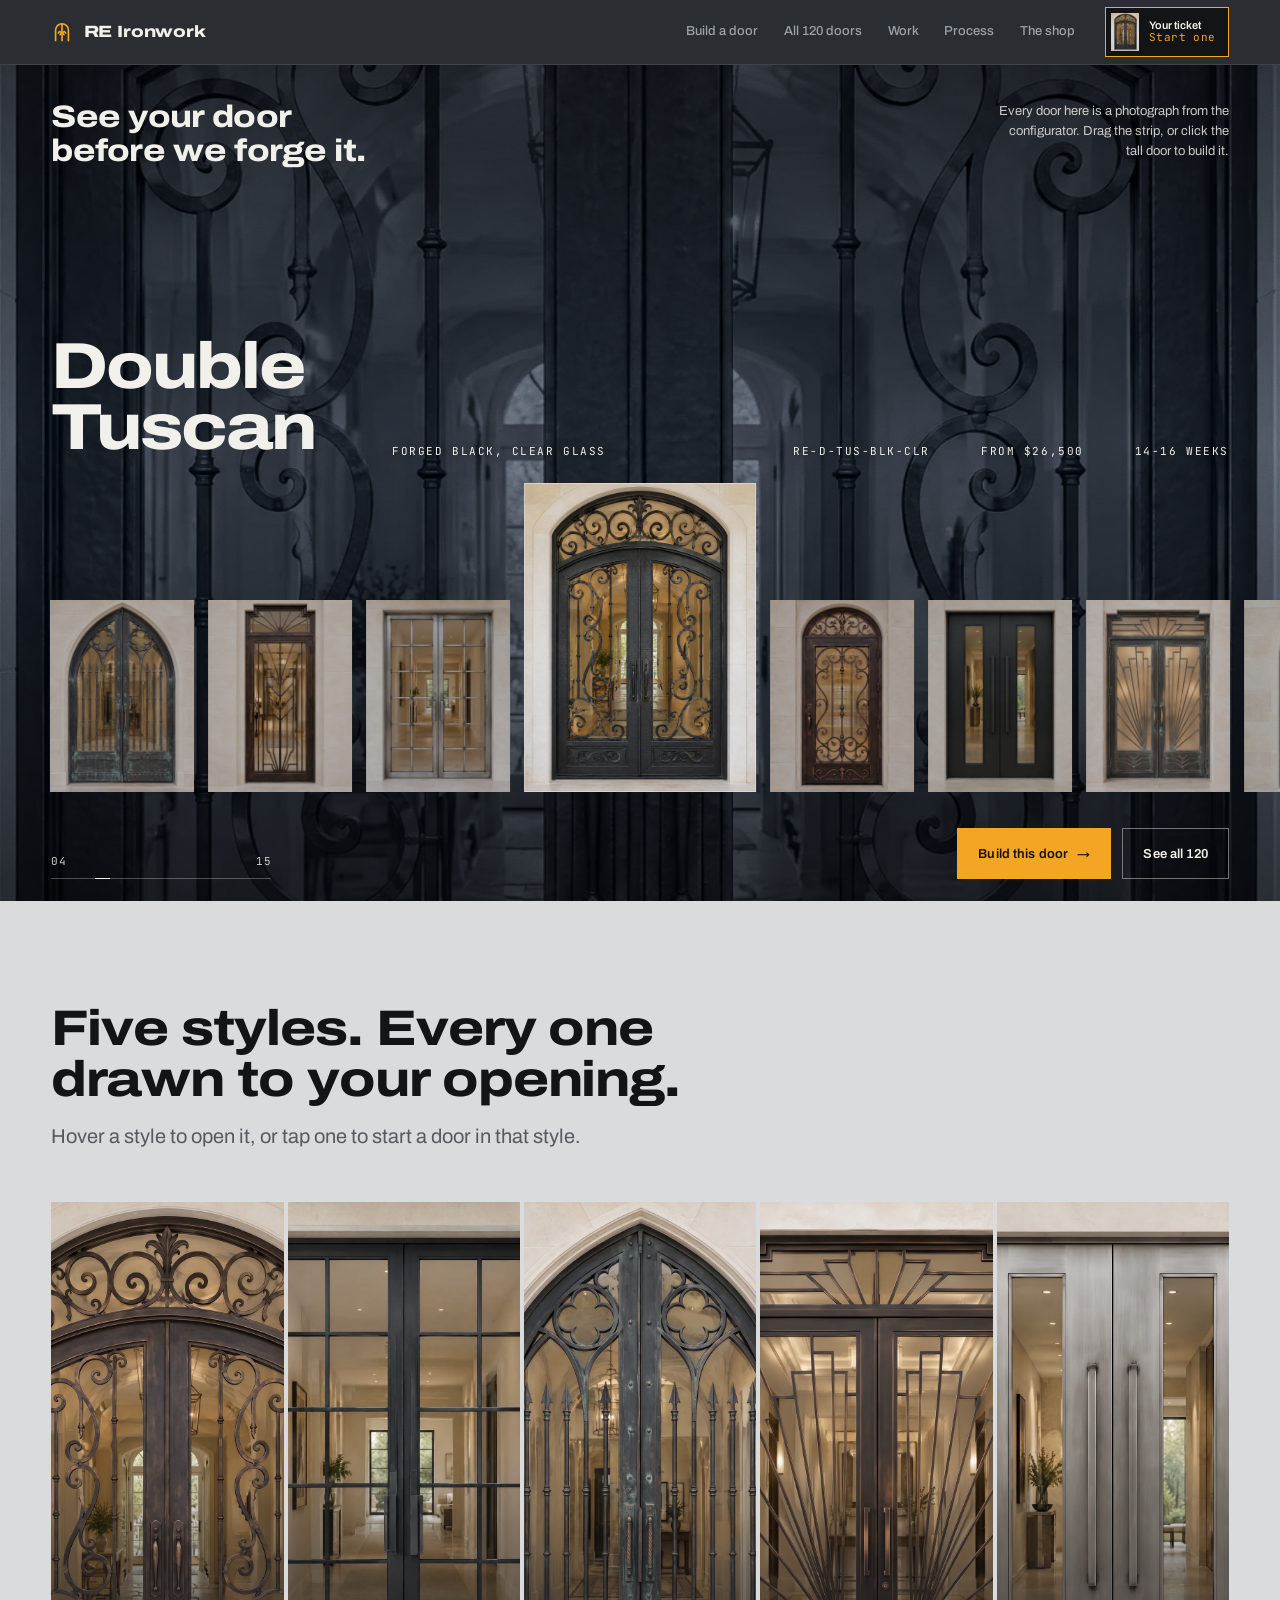
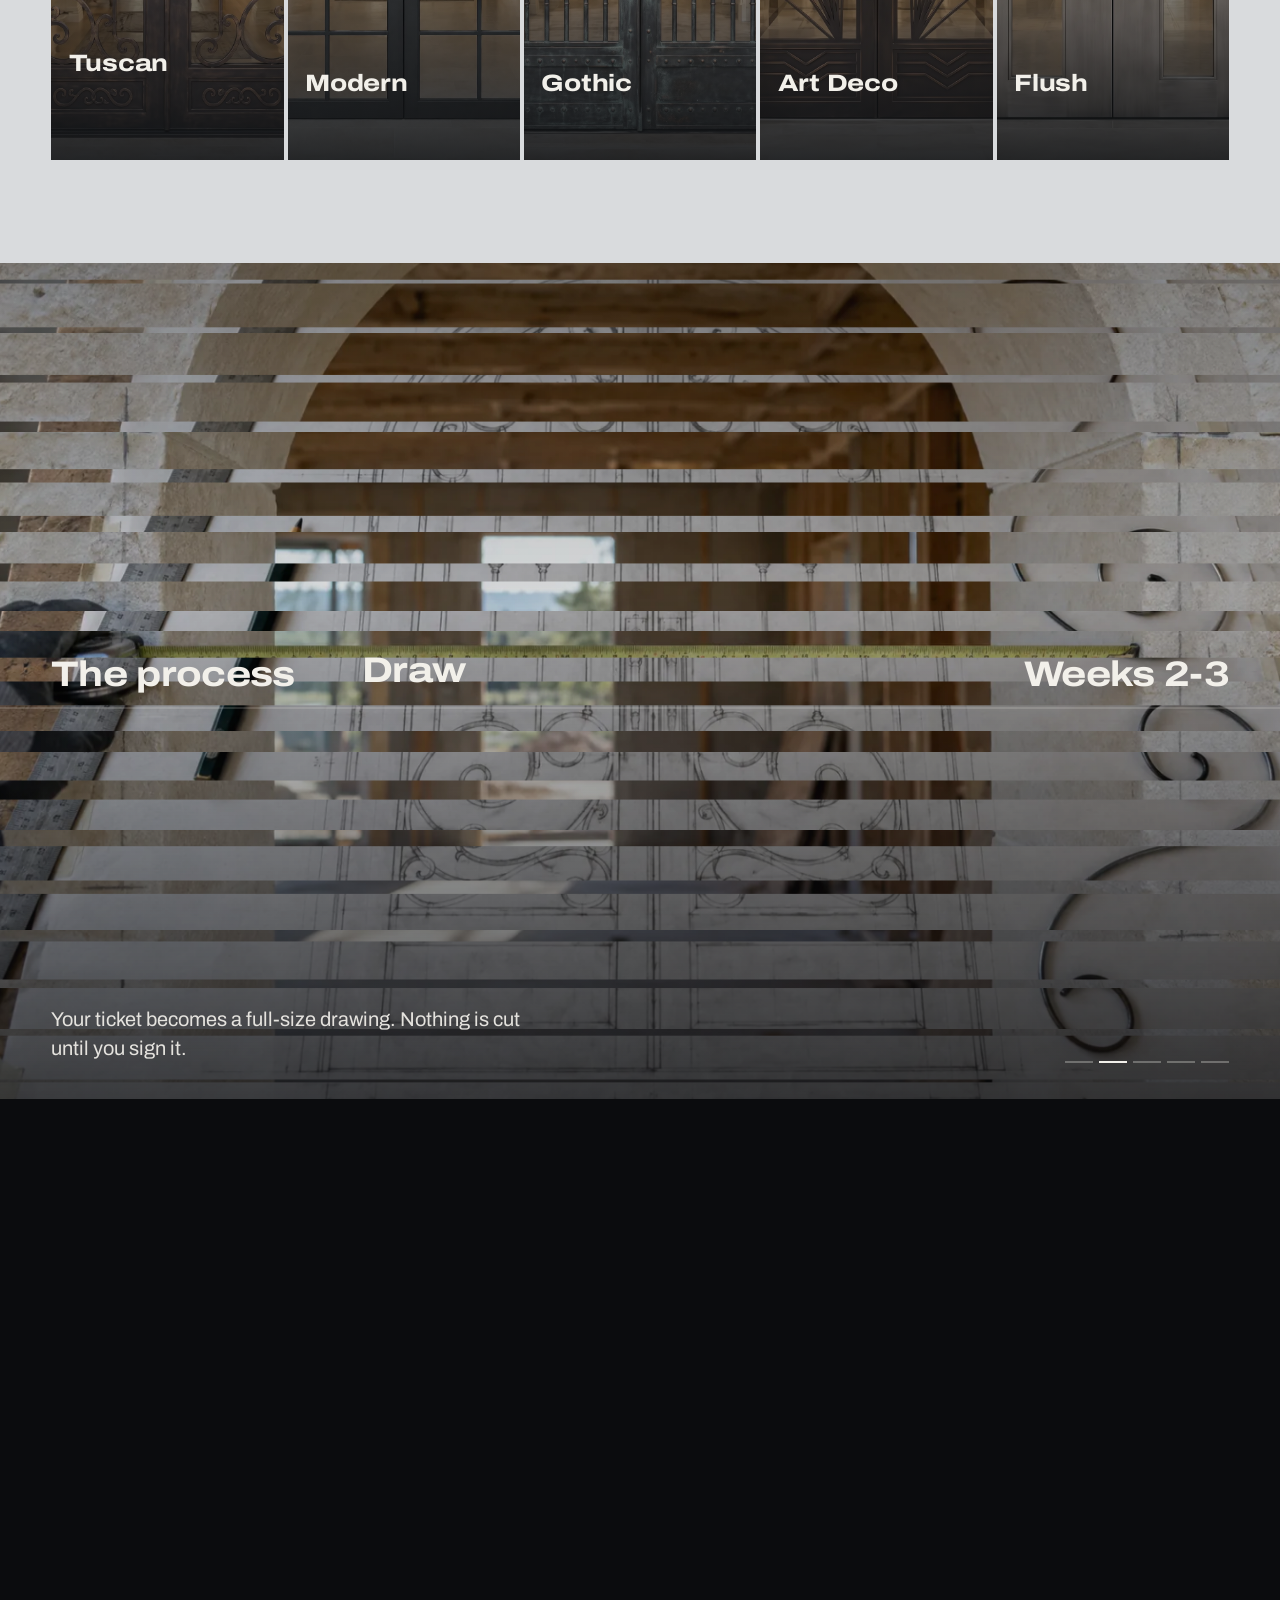
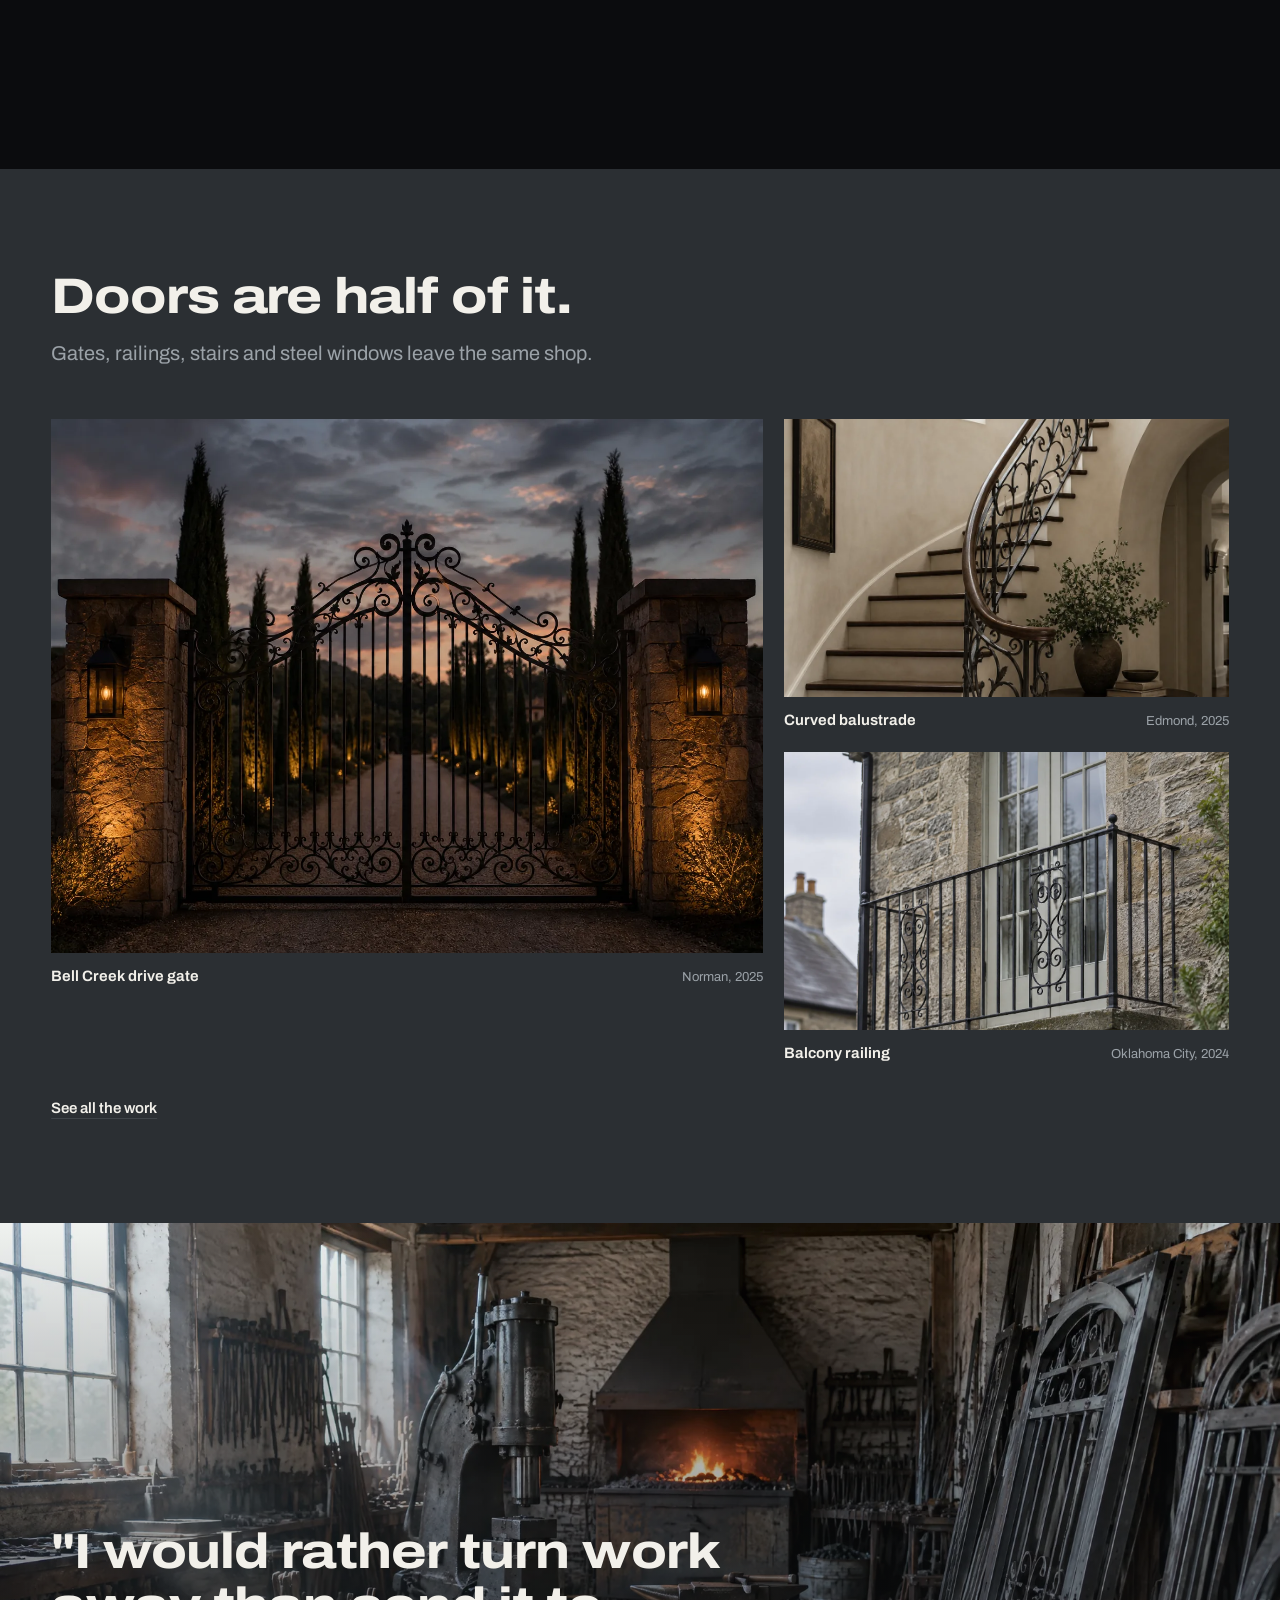
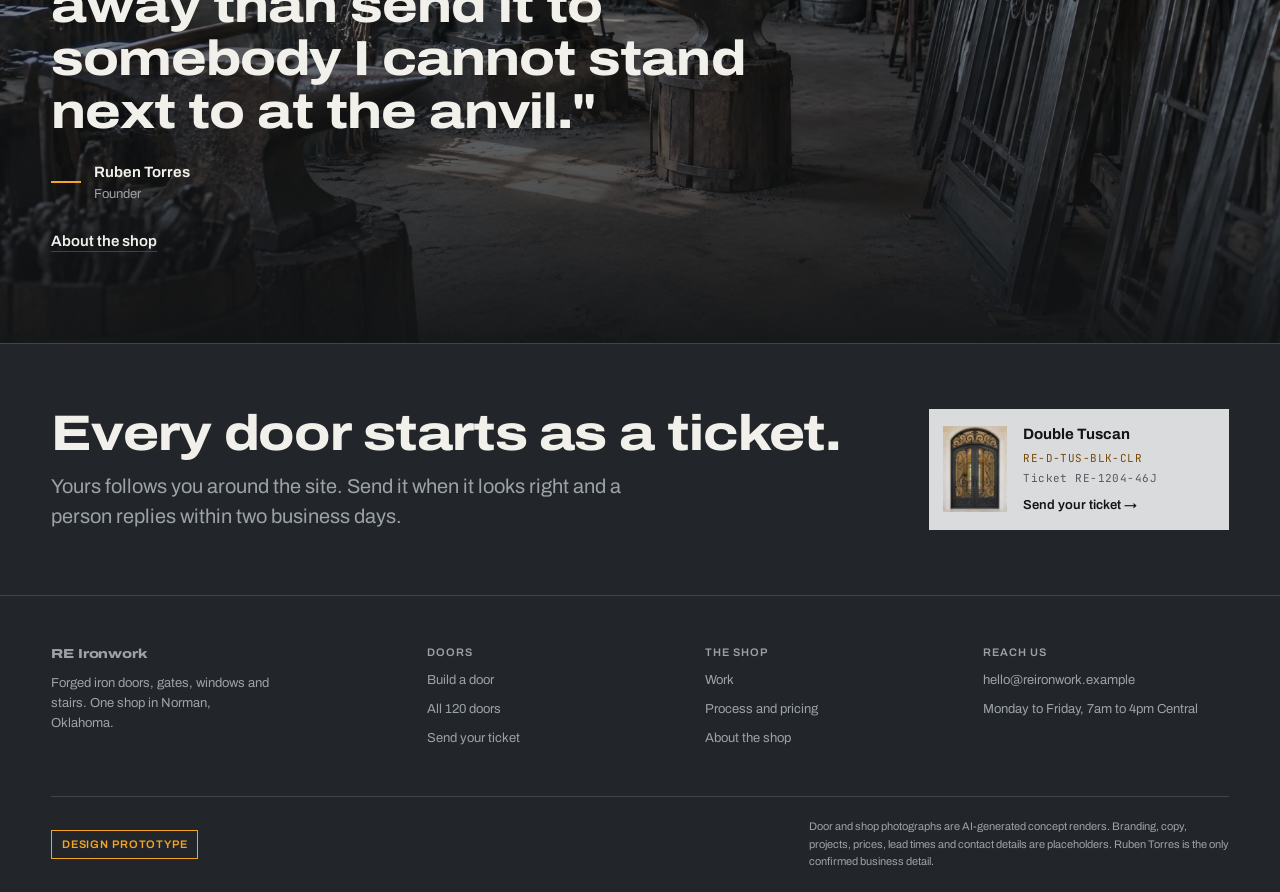
<file: index.html>
<!DOCTYPE html>
<html lang="en">
<head>
<meta charset="utf-8">
<script>document.documentElement.classList.add("js")</script>
<meta name="viewport" content="width=device-width, initial-scale=1, viewport-fit=cover">
<meta name="robots" content="noindex, nofollow">
<title>RE Ironwork, forged iron doors you can see before they are made</title>
<meta name="description" content="Pick a style, finish and glass and see a photograph of that exact door. Then we draw it full size and forge it in Norman, Oklahoma.">
<meta name="theme-color" content="#2B2F33">
<link rel="icon" href="data:image/svg+xml,%3Csvg xmlns='http://www.w3.org/2000/svg' viewBox='0 0 32 32'%3E%3Crect width='32' height='32' fill='%232B2F33'/%3E%3Cpath d='M9 27V13a7 7 0 0 1 14 0v14' fill='none' stroke='%23F5A524' stroke-width='2.4'/%3E%3Cpath d='M16 6v21' stroke='%23F5A524' stroke-width='2'/%3E%3C/svg%3E">
<link rel="preconnect" href="https://fonts.googleapis.com">
<link rel="preconnect" href="https://fonts.gstatic.com" crossorigin>
<link href="https://fonts.googleapis.com/css2?family=Archivo:wdth,wght@62..125,300..900&family=JetBrains+Mono:wght@400;500&display=swap" rel="stylesheet">
<link rel="stylesheet" href="assets/site.css">
</head>
<body data-page="home">
<a class="skip" href="#main">Skip to content</a>
<header class="nav">
  <div class="nav-in">
    <a class="brand" href="index.html" aria-label="RE Ironwork home">
      <svg viewBox="0 0 24 24" fill="none" stroke="#F5A524" stroke-width="1.8" aria-hidden="true"><path d="M5 22V10a7 7 0 0 1 14 0v12"/><path d="M12 3v19"/><path d="M8 14c0-2 1.6-3 2.6-2s0 3-1.4 3"/><path d="M16 14c0-2-1.6-3-2.6-2s0 3 1.4 3"/></svg>
      RE Ironwork
    </a>
    <nav class="nav-links" id="navLinks" aria-label="Primary">
      <a href="build.html">Build a door</a>
      <a href="doors.html">All 120 doors</a>
      <a href="work.html">Work</a>
      <a href="process.html">Process</a>
      <a href="shop.html">The shop</a>
    </nav>
    <a class="chip-ticket" href="quote.html" data-ticket-chip aria-label="Your job ticket">
      <img alt="" width="28" height="38" src="img/doors/double-tuscan-black-clear.thumb.webp">
      <span><span class="t1">Your ticket</span><span class="t2 data">Start one</span></span>
    </a>
    <button class="menu-btn" type="button" aria-controls="navLinks" aria-expanded="false"><span class="sr">Menu</span>
      <svg width="20" height="14" viewBox="0 0 20 14" stroke="currentColor" stroke-width="1.8" aria-hidden="true"><path d="M0 1h20M0 7h20M0 13h20"/></svg></button>
  </div>
</header>

<main id="main">
<section class="hc" id="hc" tabindex="0" role="group" aria-roledescription="carousel" aria-label="Doors from the configurator">
  <div id="hcBg"></div>
  <div class="hc-wash"></div>
  <div class="hc-grain" aria-hidden="true"></div>
  <div class="hc-intro">
    <h1>See your door before we forge it.</h1>
    <p>Every door here is a photograph from the configurator. Drag the strip, or click the tall door to build it.</p>
  </div>
  <div class="hc-head" id="hcHead" aria-live="polite">
    <h2 class="hc-title" id="hcTitle">Double Tuscan</h2>
    <p class="hc-credit data" id="hcCredit"></p>
    <div class="hc-meta" id="hcMeta"></div>
  </div>
  <div class="hc-strip" id="hcStrip"><div class="hc-track" id="hcTrack"></div></div>
  <div class="hc-foot">
    <div class="hc-rail data" aria-hidden="true"><div class="nums"><span id="hcNow">04</span><span id="hcTotal">15</span></div><div class="bar"><i id="hcBar"></i></div></div>
    <div class="row">
      <a class="btn btn-amber" id="hcBuild" href="build.html">Build this door <span class="ar" aria-hidden="true">&rarr;</span></a>
      <a class="btn" href="doors.html">See all 120</a>
    </div>
  </div>
</section>

<section class="sec on-plate">
  <div class="wrap">
    <div class="head" data-rv>
      <h2>Five styles. Every one drawn to your opening.</h2>
      <p class="lede">Hover a style to open it, or tap one to start a door in that style.</p>
    </div>
    <div class="styles" data-rv>
      <a class="sty" href="build.html?d=double-tuscan-black-clear"><img src="img/doors/double-tuscan-bronze-clear.webp" alt="" loading="lazy"><span class="tx"><h3>Tuscan</h3><p>Forged scrollwork over an arched transom. The most work at the anvil.</p></span></a>
      <a class="sty" href="build.html?d=double-modern-black-clear"><img src="img/doors/double-modern-black-clear.webp" alt="" loading="lazy"><span class="tx"><h3>Modern</h3><p>A flat bar grid with slim sightlines. Fastest to make.</p></span></a>
      <a class="sty" href="build.html?d=double-gothic-patina-clear"><img src="img/doors/double-gothic-patina-clear.webp" alt="" loading="lazy"><span class="tx"><h3>Gothic</h3><p>Pointed arch, spear pickets and a quatrefoil. Riveted straps.</p></span></a>
      <a class="sty" href="build.html?d=double-deco-bronze-clear"><img src="img/doors/double-deco-bronze-clear.webp" alt="" loading="lazy"><span class="tx"><h3>Art Deco</h3><p>Stepped transom and sunburst lines. Geometric, not fussy.</p></span></a>
      <a class="sty" href="build.html?d=double-flush-pewter-clear"><img src="img/doors/double-flush-pewter-clear.webp" alt="" loading="lazy"><span class="tx"><h3>Flush</h3><p>Plain steel leaves with one tall vision lite and a long pull.</p></span></a>
    </div>
  </div>
</section>

<section class="sg" id="sg" aria-label="How a door gets made">
  <div class="sg-pin">
    <div class="sg-images" id="sgImages"><div class="sg-layer"><img src="img/site/measure.webp" alt="Measuring an arched stone opening with a tape"></div></div>
    <div class="sg-shade"></div>
    <div class="sg-info">
      <div class="sg-row">
        <p class="sg-prefix">The process</p>
        <div class="sg-title"><p id="sgTitle">Measure</p></div>
        <a class="sg-link" id="sgLink" href="process.html#measure">Week 1</a>
      </div>
    </div>
    <p class="sg-note" id="sgNote">We template your opening ourselves. Plumb, square and header height decide more of the design than taste.</p>
    <div class="sg-steps" id="sgSteps" aria-hidden="true"><i class="on"></i><i></i><i></i><i></i><i></i></div>
  </div>
</section>

<section class="sec">
  <div class="wrap">
    <div class="head" data-rv>
      <h2>Doors are half of it.</h2>
      <p class="lede">Gates, railings, stairs and steel windows leave the same shop.</p>
    </div>
    <div class="work-teaser">
      <figure style="margin:0" data-rv><div class="ph"><img src="img/gate.webp" alt="An ornamental iron driveway gate between stone pillars at dusk" loading="lazy" style="aspect-ratio:4/3"></div>
        <figcaption class="cap"><b>Bell Creek drive gate</b><span class="quiet" style="font-size:var(--f-sm)">Norman, 2025</span></figcaption></figure>
      <div class="side">
        <figure style="margin:0" data-rv><div class="ph"><img src="img/stair.webp" alt="A curved staircase with a hand-forged iron balustrade" loading="lazy" style="aspect-ratio:16/10"></div>
          <figcaption class="cap"><b>Curved balustrade</b><span class="quiet" style="font-size:var(--f-sm)">Edmond, 2025</span></figcaption></figure>
        <figure style="margin:0" data-rv><div class="ph"><img src="img/site/railing.webp" alt="A forged iron balcony railing on a stone house" loading="lazy" style="aspect-ratio:16/10;object-position:50% 30%"></div>
          <figcaption class="cap"><b>Balcony railing</b><span class="quiet" style="font-size:var(--f-sm)">Oklahoma City, 2024</span></figcaption></figure>
      </div>
    </div>
    <p style="margin-top:2rem" data-rv><a class="tlink" href="work.html">See all the work</a></p>
  </div>
</section>

<section class="bleed">
  <img src="img/site/shop.webp" alt="Inside the shop: a coal forge glowing at the back, anvils, and iron door frames on racks" loading="lazy">
  <div class="wrap">
    <p class="quote" data-rv>"I would rather turn work away than send it to somebody I cannot stand next to at the anvil."</p>
    <div class="by" data-rv><i></i><div><p style="font-weight:650">Ruben Torres</p><p class="quiet" style="font-size:var(--f-sm)">Founder</p></div></div>
    <p style="margin-top:1.6rem" data-rv><a class="tlink" href="shop.html">About the shop</a></p>
  </div>
</section>

<section class="sec-tight on-steel-2" style="border-top:1px solid var(--line)">
  <div class="wrap close-band">
    <div data-rv>
      <h2>Every door starts as a ticket.</h2>
      <p class="lede" style="margin-top:.8rem">Yours follows you around the site. Send it when it looks right and a person replies within two business days.</p>
    </div>
    <a class="mini-ticket" data-carry="quote.html" href="quote.html" data-rv>
      <img data-ticket-thumb alt="Double Tuscan door" src="img/doors/double-tuscan-black-clear.thumb.webp">
      <span style="display:grid;gap:.2rem"><b data-ticket-name>Double Tuscan</b><span class="data" data-ticket-code></span>
        <span class="data" style="color:var(--scale-2)">Ticket <span data-ticket-no></span></span>
        <span style="font-weight:600;font-size:var(--f-sm);margin-top:.3rem">Send your ticket &rarr;</span></span>
    </a>
  </div>
</section>
</main>

<footer>
  <div class="wrap">
    <div class="f-grid">
      <div class="f-col">
        <a class="brand" href="index.html" style="margin:0">RE Ironwork</a>
        <p class="quiet" style="font-size:var(--f-sm);max-width:32ch">Forged iron doors, gates, windows and stairs. One shop in Norman, Oklahoma.</p>
      </div>
      <div class="f-col"><p class="label">Doors</p><a href="build.html">Build a door</a><a href="doors.html">All 120 doors</a><a href="quote.html">Send your ticket</a></div>
      <div class="f-col"><p class="label">The shop</p><a href="work.html">Work</a><a href="process.html">Process and pricing</a><a href="shop.html">About the shop</a></div>
      <div class="f-col"><p class="label">Reach us</p><a href="mailto:hello@reironwork.example">hello@reironwork.example</a><p class="quiet" style="font-size:var(--f-sm)">Monday to Friday, 7am to 4pm Central</p></div>
    </div>
    <div class="f-bot">
      <span class="proto">Design prototype</span>
      <p class="quiet" style="font-size:var(--f-xs);max-width:70ch;line-height:1.6">Door and shop photographs are AI-generated concept renders. Branding, copy, projects, prices, lead times and contact details are placeholders. Ruben Torres is the only confirmed business detail.</p>
    </div>
  </div>
</footer>
<script src="img/doors/index.js"></script>
<script src="assets/site.js"></script>
</body>
</html>
</file>
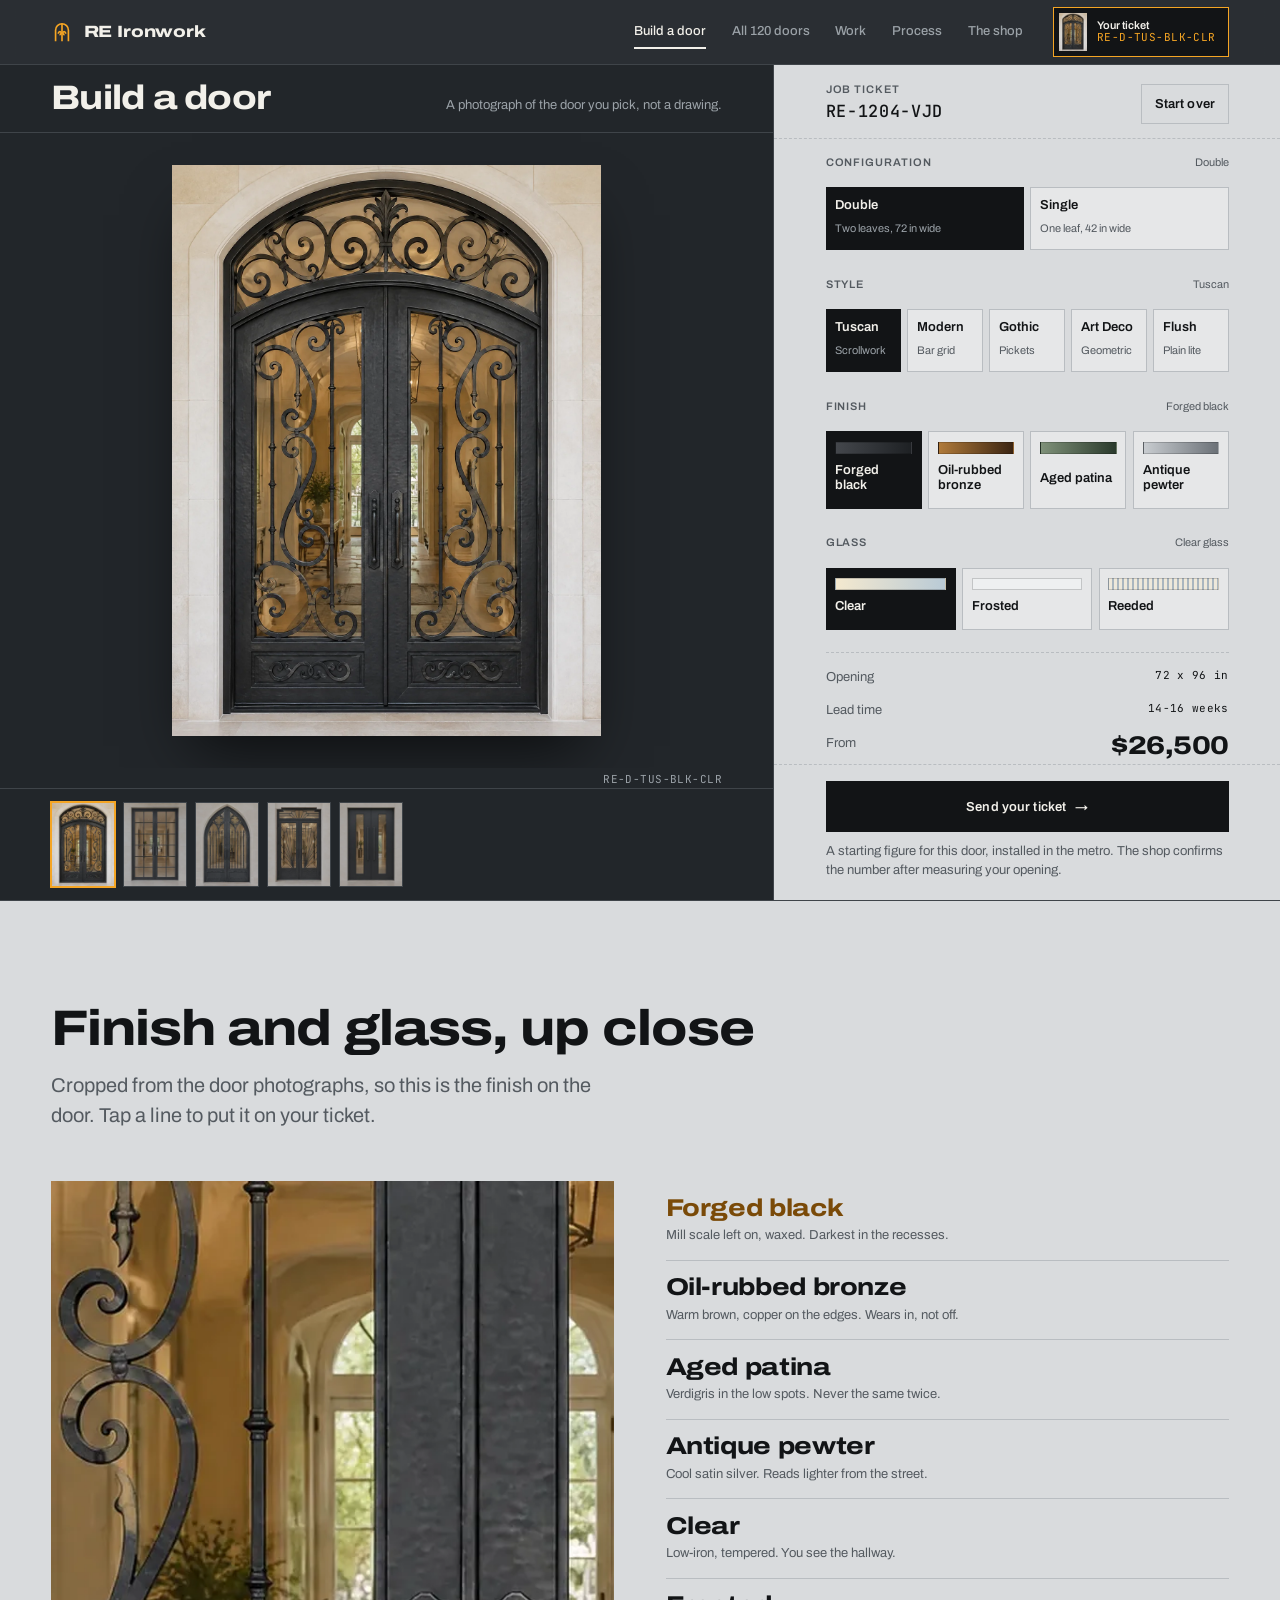
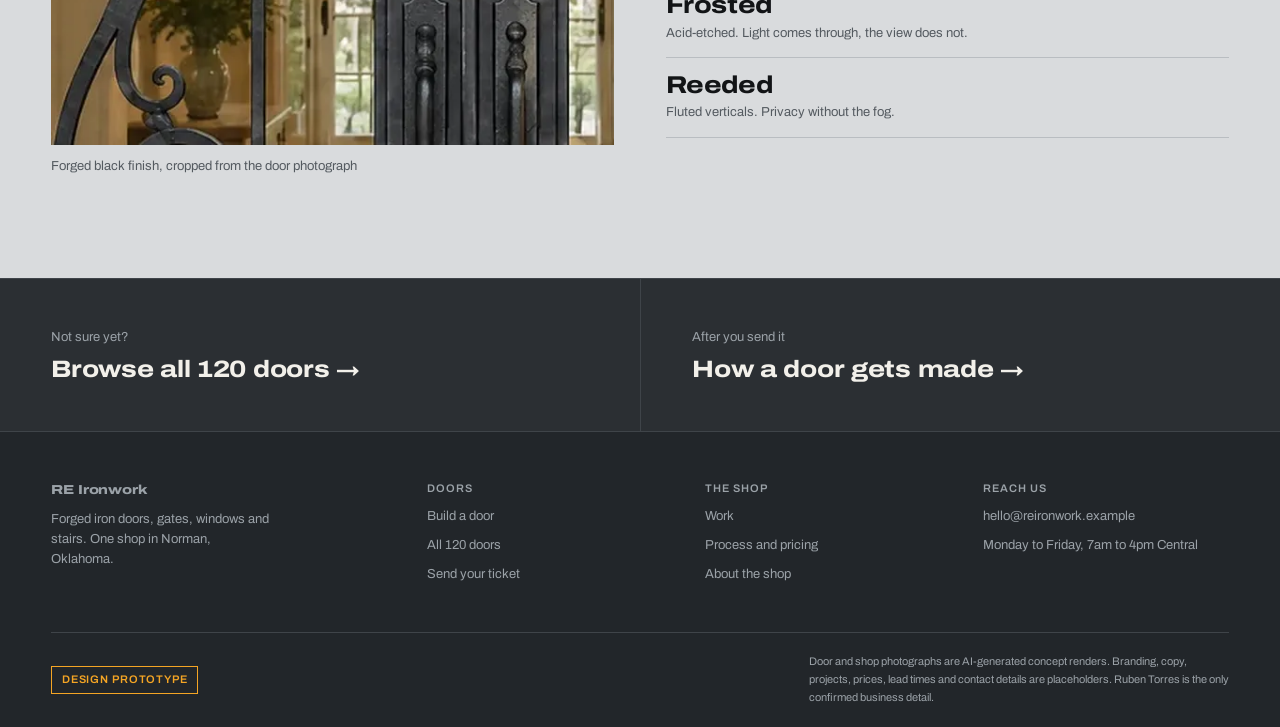
<file: build.html>
<!DOCTYPE html>
<html lang="en">
<head>
<meta charset="utf-8">
<script>document.documentElement.classList.add("js")</script>
<meta name="viewport" content="width=device-width, initial-scale=1, viewport-fit=cover">
<meta name="robots" content="noindex, nofollow">
<title>Build a door, RE Ironwork</title>
<meta name="description" content="Choose single or double, one of five styles, four finishes and three glasses. See the photograph of that exact door and a starting price.">
<meta name="theme-color" content="#2B2F33">
<link rel="icon" href="data:image/svg+xml,%3Csvg xmlns='http://www.w3.org/2000/svg' viewBox='0 0 32 32'%3E%3Crect width='32' height='32' fill='%232B2F33'/%3E%3Cpath d='M9 27V13a7 7 0 0 1 14 0v14' fill='none' stroke='%23F5A524' stroke-width='2.4'/%3E%3Cpath d='M16 6v21' stroke='%23F5A524' stroke-width='2'/%3E%3C/svg%3E">
<link rel="preconnect" href="https://fonts.googleapis.com">
<link rel="preconnect" href="https://fonts.gstatic.com" crossorigin>
<link href="https://fonts.googleapis.com/css2?family=Archivo:wdth,wght@62..125,300..900&family=JetBrains+Mono:wght@400;500&display=swap" rel="stylesheet">
<link rel="stylesheet" href="assets/site.css">
</head>
<body data-page="build">
<a class="skip" href="#main">Skip to content</a>
<header class="nav">
  <div class="nav-in">
    <a class="brand" href="index.html" aria-label="RE Ironwork home">
      <svg viewBox="0 0 24 24" fill="none" stroke="#F5A524" stroke-width="1.8" aria-hidden="true"><path d="M5 22V10a7 7 0 0 1 14 0v12"/><path d="M12 3v19"/><path d="M8 14c0-2 1.6-3 2.6-2s0 3-1.4 3"/><path d="M16 14c0-2-1.6-3-2.6-2s0 3 1.4 3"/></svg>
      RE Ironwork
    </a>
    <nav class="nav-links" id="navLinks" aria-label="Primary">
      <a href="build.html" aria-current="page">Build a door</a>
      <a href="doors.html">All 120 doors</a>
      <a href="work.html">Work</a>
      <a href="process.html">Process</a>
      <a href="shop.html">The shop</a>
    </nav>
    <a class="chip-ticket" href="quote.html" data-ticket-chip aria-label="Your job ticket">
      <img alt="" width="28" height="38" src="img/doors/double-tuscan-black-clear.thumb.webp">
      <span><span class="t1">Your ticket</span><span class="t2 data">Start one</span></span>
    </a>
    <button class="menu-btn" type="button" aria-controls="navLinks" aria-expanded="false"><span class="sr">Menu</span>
      <svg width="20" height="14" viewBox="0 0 20 14" stroke="currentColor" stroke-width="1.8" aria-hidden="true"><path d="M0 1h20M0 7h20M0 13h20"/></svg></button>
  </div>
</header>

<main id="main">
<section class="build" aria-label="Door configurator">
  <div class="stage">
    <div class="stage-head">
      <h1>Build a door</h1>
      <p class="quiet" style="font-size:var(--f-sm)">A photograph of the door you pick, not a drawing.</p>
    </div>
    <div class="stage-view">
      <div class="render"><img id="imgA" alt="Double Tuscan iron entry door, forged black, clear glass" class="on" src="img/doors/double-tuscan-black-clear.webp"><img id="imgB" alt="" src="img/doors/double-tuscan-black-clear.webp"></div>
    </div>
    <div class="stage-cap"><span class="pend data" id="pend" role="status"></span><span class="data" id="stageCode"></span></div>
    <div class="strip" id="strip" role="group" aria-label="Style"></div>
  </div>

  <div class="ticket" role="group" aria-label="Job ticket">
    <div class="t-head">
      <div><p class="label">Job ticket</p><p class="t-no" data-ticket-no></p></div>
      <button class="btn" type="button" id="resetBtn" style="padding:.55rem .8rem;color:var(--ink);border-color:var(--line-l)">Start over</button>
    </div>
    <div class="t-body">
      <div class="grp"><div class="grp-lab"><span class="label" style="color:var(--scale-2)">Configuration</span><span class="cur" id="cur-config"></span></div>
        <div class="chips c2" data-k="config">
          <button class="chip" type="button" data-v="double"><span class="nm">Double</span><span class="sub">Two leaves, 72 in wide</span></button>
          <button class="chip" type="button" data-v="single"><span class="nm">Single</span><span class="sub">One leaf, 42 in wide</span></button>
        </div></div>
      <div class="grp"><div class="grp-lab"><span class="label" style="color:var(--scale-2)">Style</span><span class="cur" id="cur-style"></span></div>
        <div class="chips c5" data-k="style">
          <button class="chip" type="button" data-v="tuscan"><span class="nm">Tuscan</span><span class="sub">Scrollwork</span></button>
          <button class="chip" type="button" data-v="modern"><span class="nm">Modern</span><span class="sub">Bar grid</span></button>
          <button class="chip" type="button" data-v="gothic"><span class="nm">Gothic</span><span class="sub">Pickets</span></button>
          <button class="chip" type="button" data-v="deco"><span class="nm">Art Deco</span><span class="sub">Geometric</span></button>
          <button class="chip" type="button" data-v="flush"><span class="nm">Flush</span><span class="sub">Plain lite</span></button>
        </div></div>
      <div class="grp"><div class="grp-lab"><span class="label" style="color:var(--scale-2)">Finish</span><span class="cur" id="cur-finish"></span></div>
        <div class="chips c4" data-k="finish">
          <button class="chip" type="button" data-v="black"><span class="sw sw-black"></span><span class="nm">Forged black</span></button>
          <button class="chip" type="button" data-v="bronze"><span class="sw sw-bronze"></span><span class="nm">Oil-rubbed bronze</span></button>
          <button class="chip" type="button" data-v="patina"><span class="sw sw-patina"></span><span class="nm">Aged patina</span></button>
          <button class="chip" type="button" data-v="pewter"><span class="sw sw-pewter"></span><span class="nm">Antique pewter</span></button>
        </div></div>
      <div class="grp"><div class="grp-lab"><span class="label" style="color:var(--scale-2)">Glass</span><span class="cur" id="cur-glass"></span></div>
        <div class="chips c3" data-k="glass">
          <button class="chip" type="button" data-v="clear"><span class="sw sw-clear"></span><span class="nm">Clear</span></button>
          <button class="chip" type="button" data-v="frosted"><span class="sw sw-frosted"></span><span class="nm">Frosted</span></button>
          <button class="chip" type="button" data-v="reeded"><span class="sw sw-reeded"></span><span class="nm">Reeded</span></button>
        </div></div>
      <dl class="t-spec">
        <div class="t-row"><dt>Opening</dt><dd id="specOpen"></dd></div>
        <div class="t-row"><dt>Lead time</dt><dd id="specLead"></dd></div>
        <div class="t-row big"><dt>From</dt><dd id="specPrice"></dd></div>
      </dl>
    </div>
    <div class="t-foot">
      <a class="btn btn-ink" data-carry="quote.html" href="quote.html">Send your ticket <span class="ar" aria-hidden="true">&rarr;</span></a>
      <p class="t-note">A starting figure for this door, installed in the metro. The shop confirms the number after measuring your opening.</p>
    </div>
  </div>
</section>

<section class="sec on-plate">
  <div class="wrap">
    <div class="head" data-rv>
      <h2>Finish and glass, up close</h2>
      <p class="lede">Cropped from the door photographs, so this is the finish on the door. Tap a line to put it on your ticket.</p>
    </div>
    <div class="board" data-rv>
      <figure style="margin:0"><div class="board-im" id="boardIm"></div><figcaption class="board-cap quiet" id="boardCap" style="color:var(--scale-2);font-size:var(--f-sm)">Forged black finish, cropped from the door photograph</figcaption></figure>
      <div class="board-list" id="boardList"></div>
    </div>
  </div>
</section>

<nav class="next" aria-label="Next">
  <a href="doors.html"><span class="quiet" style="font-size:var(--f-sm)">Not sure yet?</span><h3>Browse all 120 doors <span class="ar" aria-hidden="true">&rarr;</span></h3></a>
  <a href="process.html"><span class="quiet" style="font-size:var(--f-sm)">After you send it</span><h3>How a door gets made <span class="ar" aria-hidden="true">&rarr;</span></h3></a>
</nav>
</main>

<footer>
  <div class="wrap">
    <div class="f-grid">
      <div class="f-col">
        <a class="brand" href="index.html" style="margin:0">RE Ironwork</a>
        <p class="quiet" style="font-size:var(--f-sm);max-width:32ch">Forged iron doors, gates, windows and stairs. One shop in Norman, Oklahoma.</p>
      </div>
      <div class="f-col"><p class="label">Doors</p><a href="build.html">Build a door</a><a href="doors.html">All 120 doors</a><a href="quote.html">Send your ticket</a></div>
      <div class="f-col"><p class="label">The shop</p><a href="work.html">Work</a><a href="process.html">Process and pricing</a><a href="shop.html">About the shop</a></div>
      <div class="f-col"><p class="label">Reach us</p><a href="mailto:hello@reironwork.example">hello@reironwork.example</a><p class="quiet" style="font-size:var(--f-sm)">Monday to Friday, 7am to 4pm Central</p></div>
    </div>
    <div class="f-bot">
      <span class="proto">Design prototype</span>
      <p class="quiet" style="font-size:var(--f-xs);max-width:70ch;line-height:1.6">Door and shop photographs are AI-generated concept renders. Branding, copy, projects, prices, lead times and contact details are placeholders. Ruben Torres is the only confirmed business detail.</p>
    </div>
  </div>
</footer>
<script src="img/doors/index.js"></script>
<script src="assets/site.js"></script>
</body>
</html>
</file>
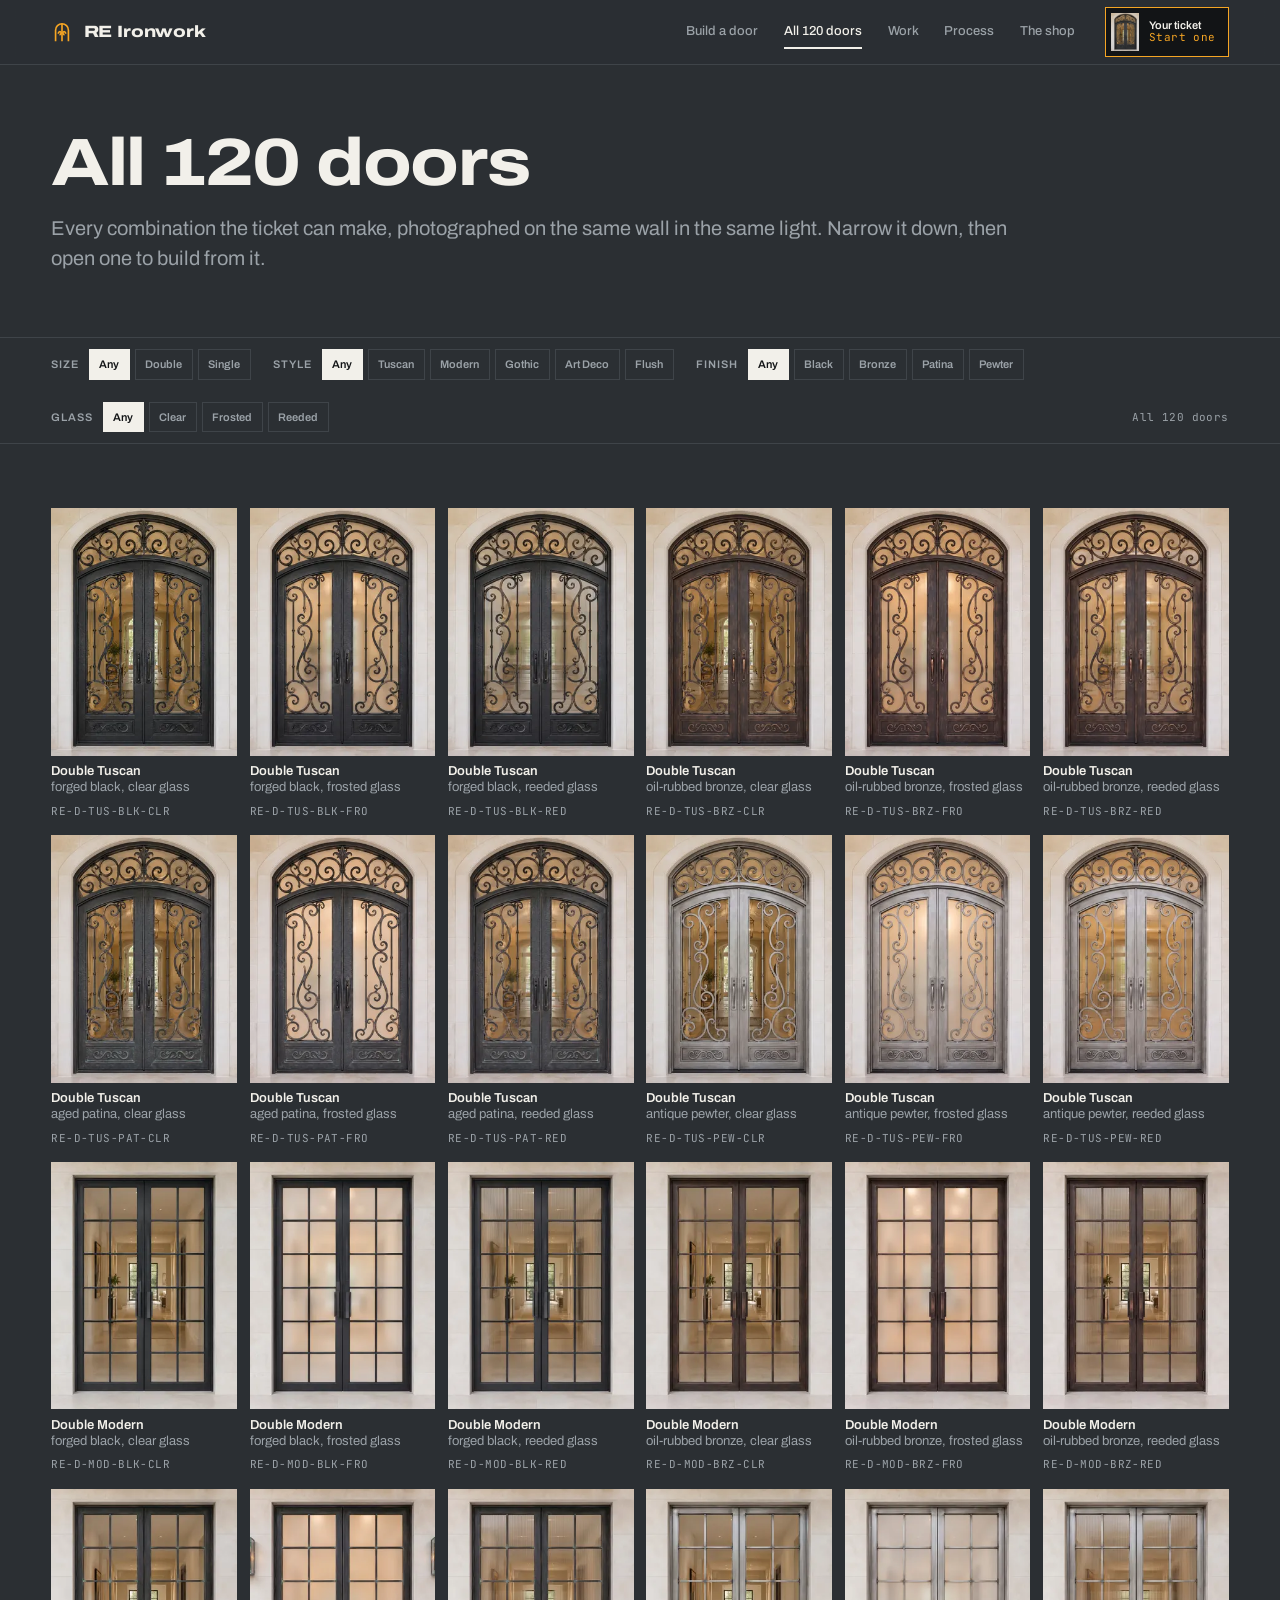
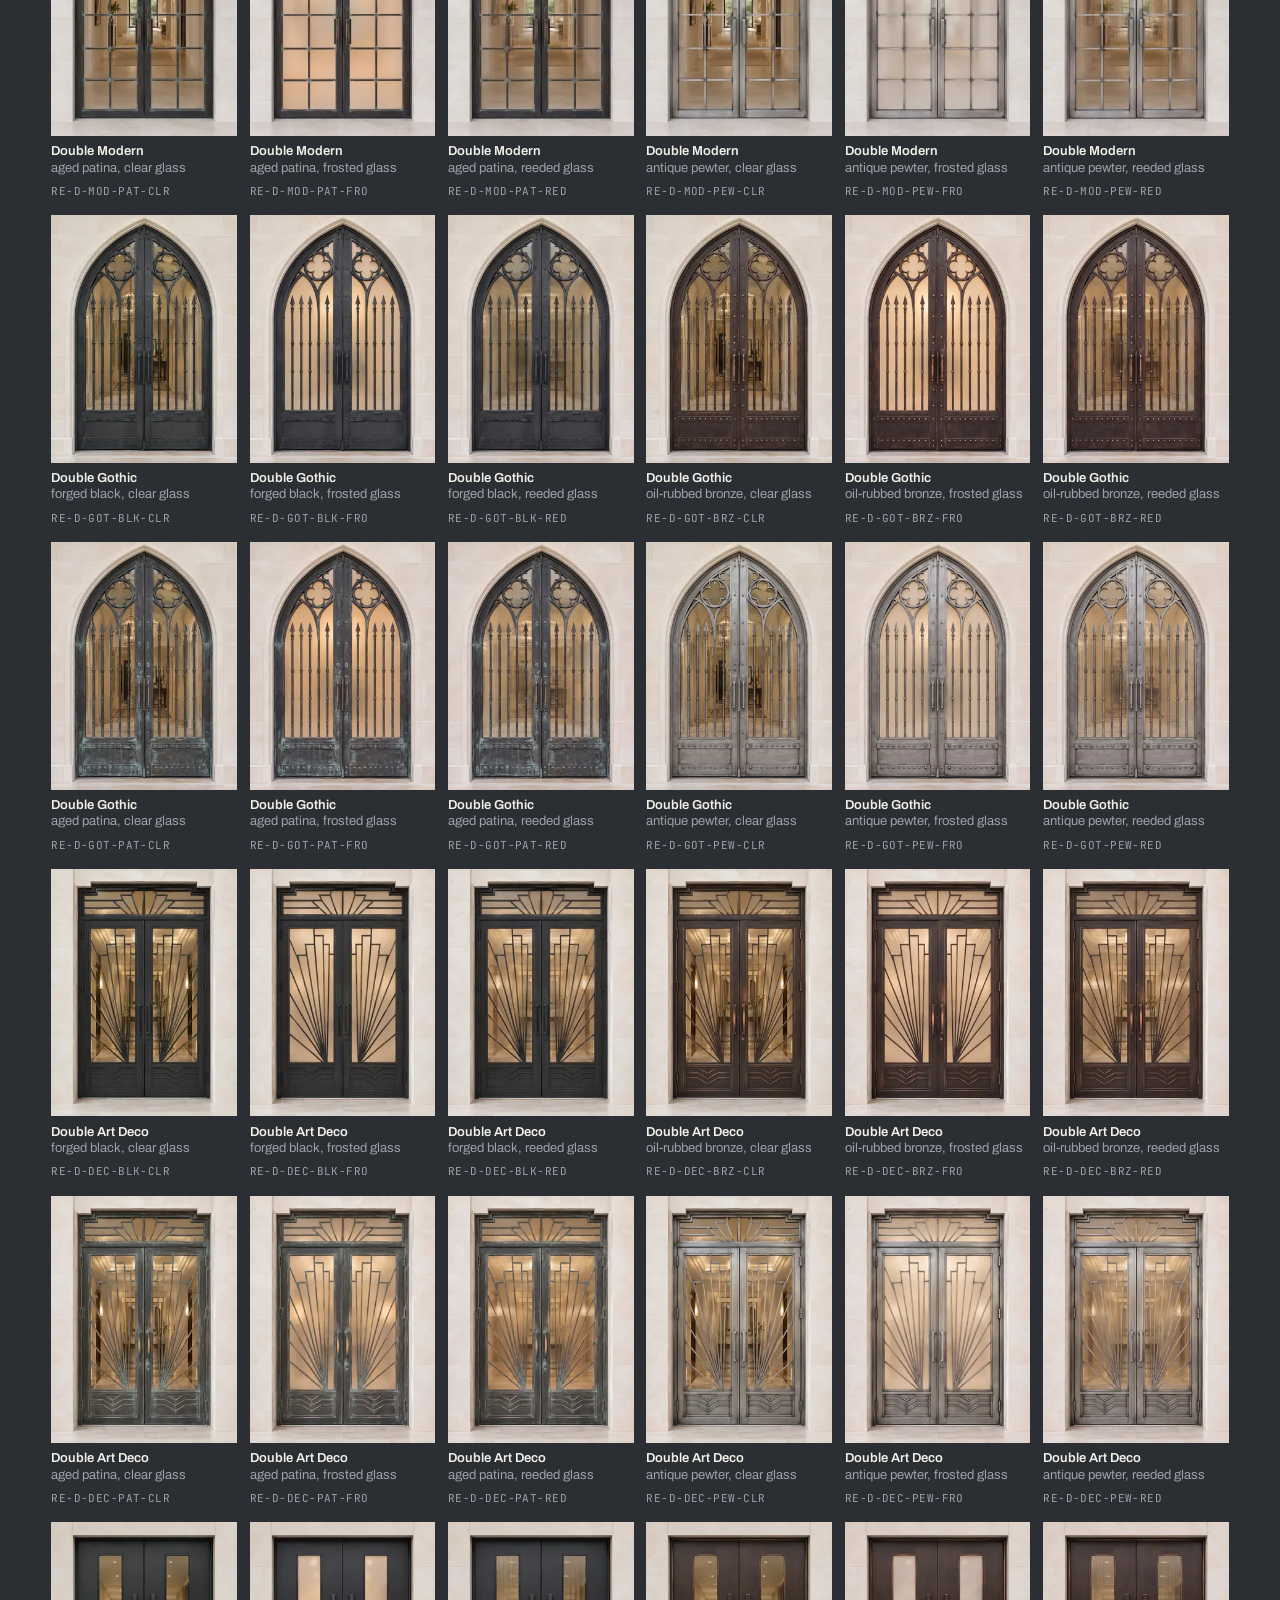
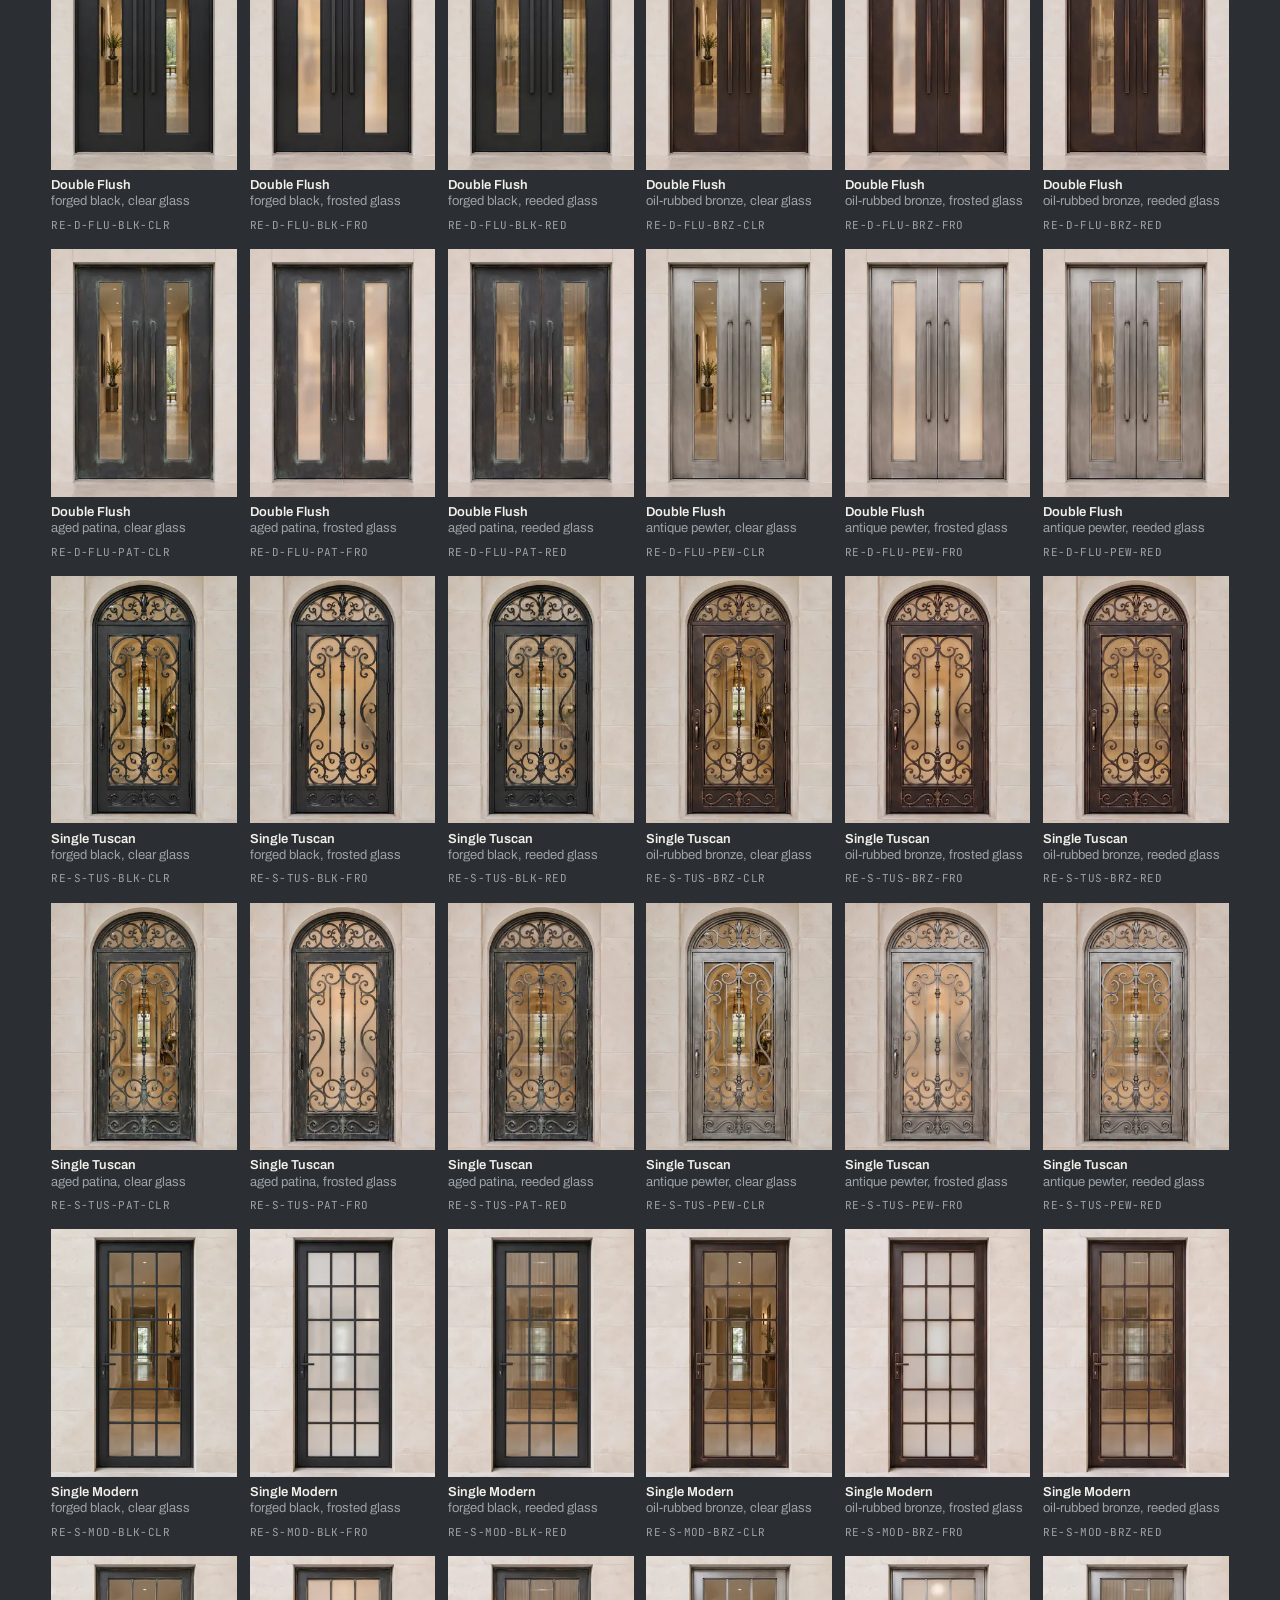
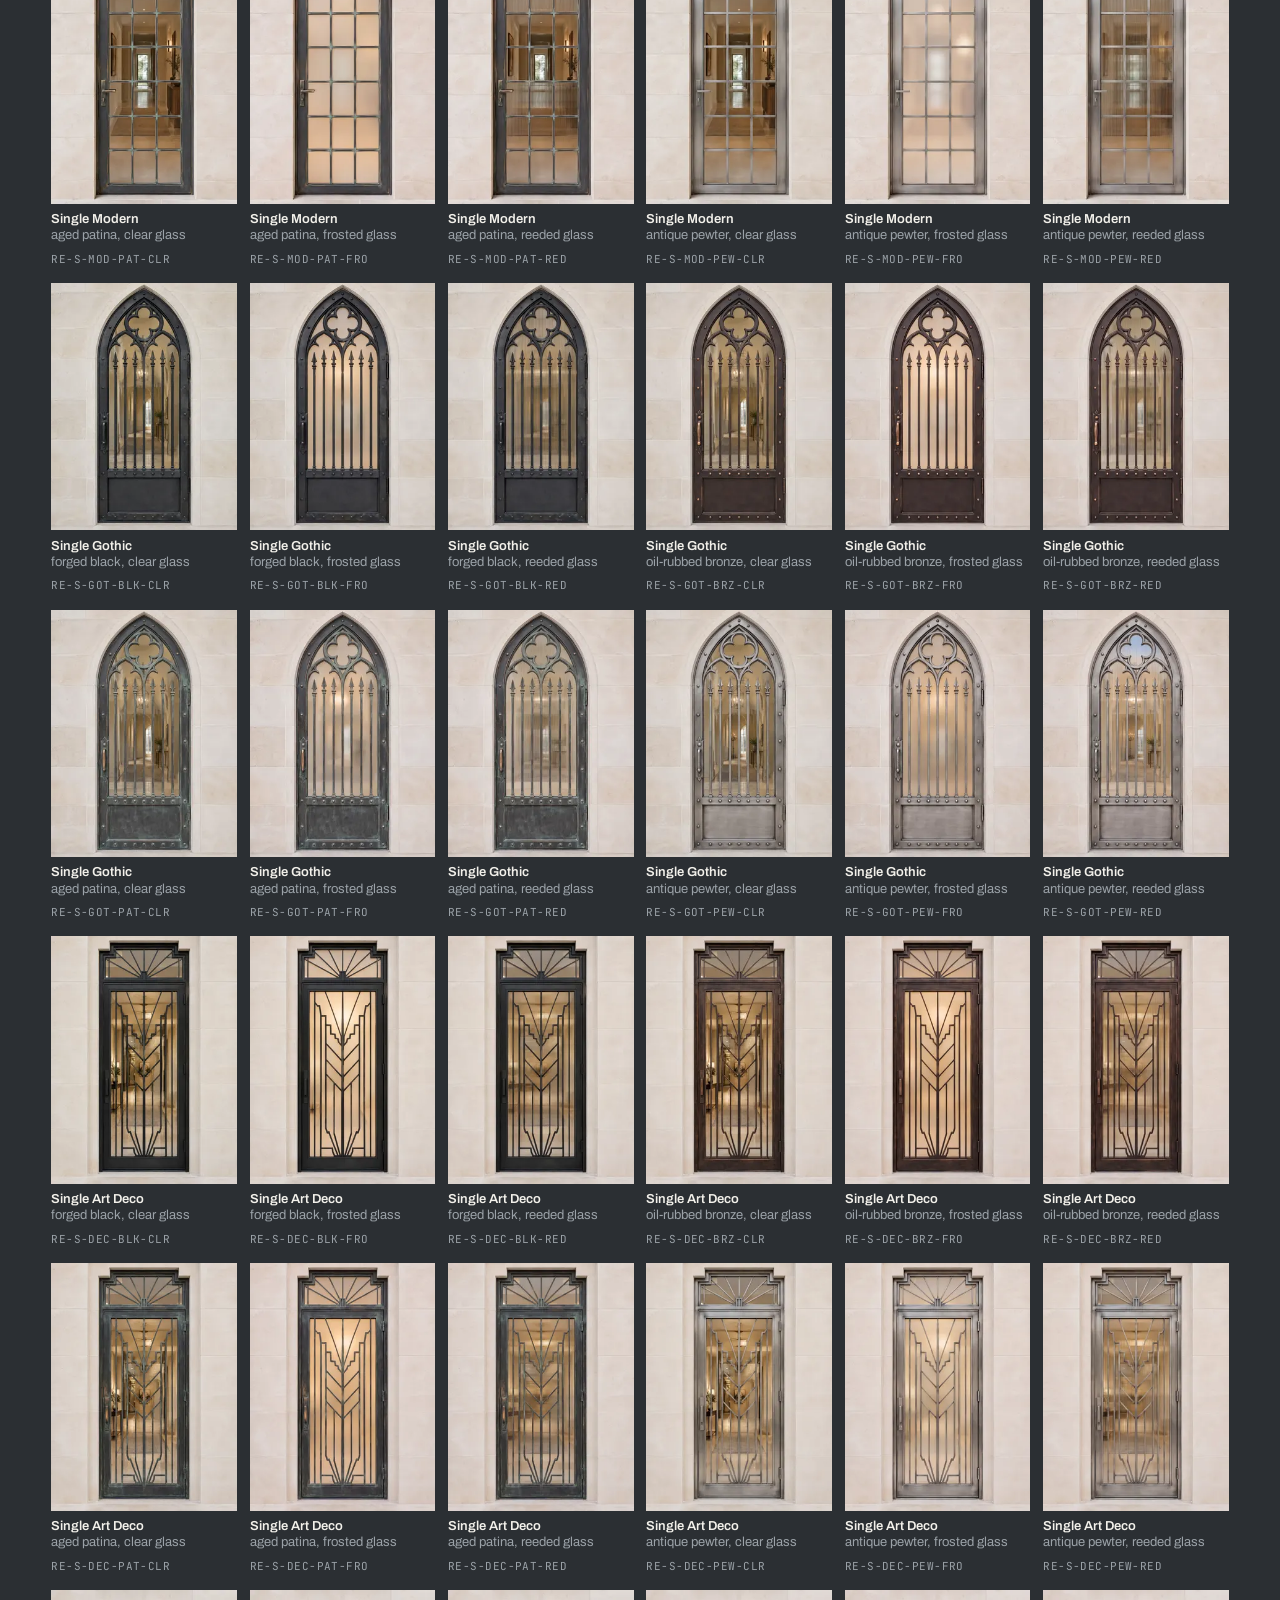
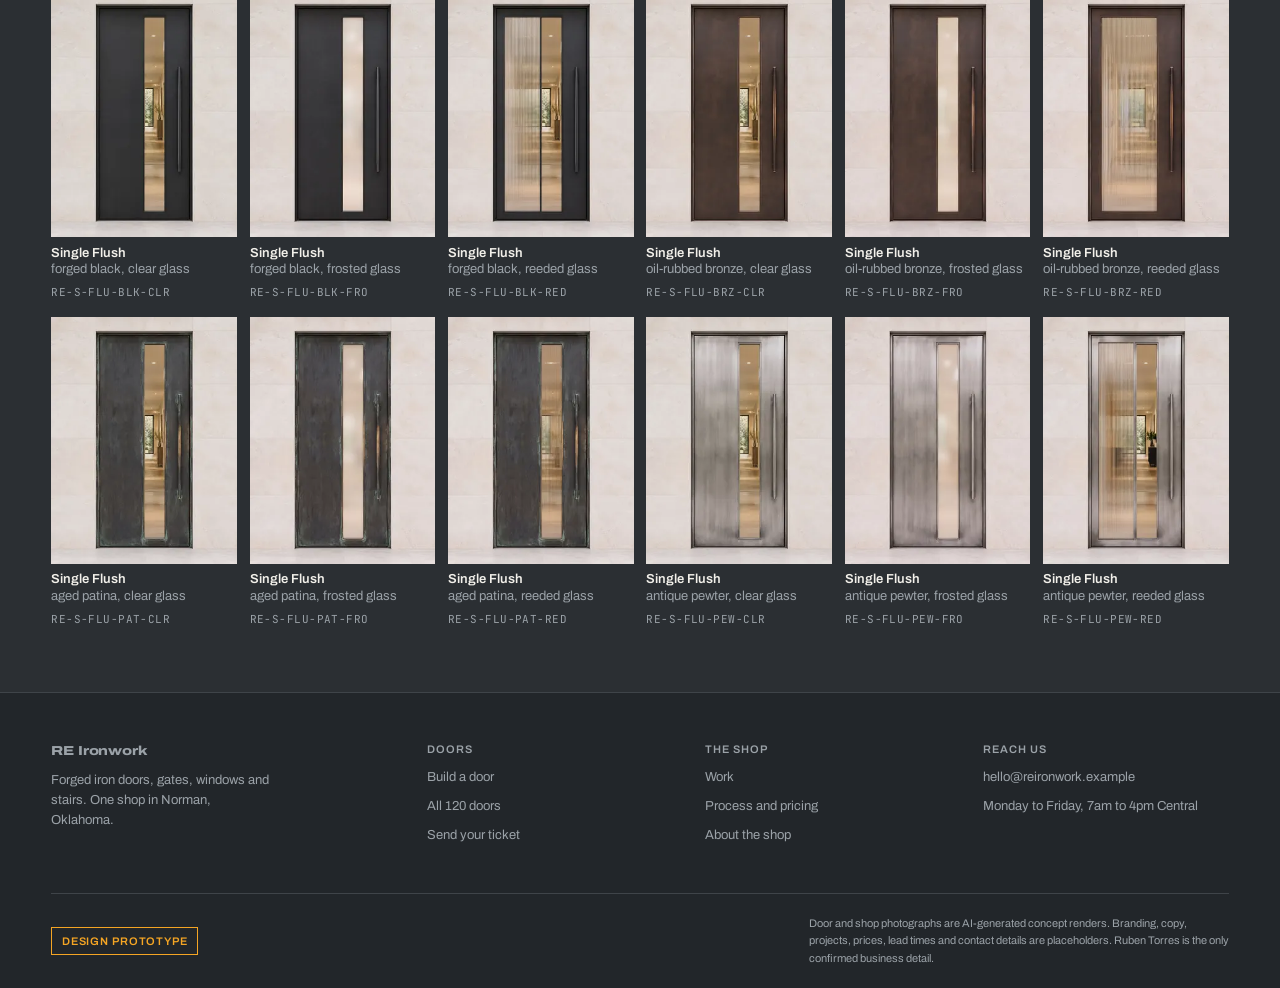
<file: doors.html>
<!DOCTYPE html>
<html lang="en">
<head>
<meta charset="utf-8">
<script>document.documentElement.classList.add("js")</script>
<meta name="viewport" content="width=device-width, initial-scale=1, viewport-fit=cover">
<meta name="robots" content="noindex, nofollow">
<title>All 120 doors, RE Ironwork</title>
<meta name="description" content="Every door the configurator can make, photographed. Filter by configuration, style, finish and glass, then open any one to build from it.">
<meta name="theme-color" content="#2B2F33">
<link rel="icon" href="data:image/svg+xml,%3Csvg xmlns='http://www.w3.org/2000/svg' viewBox='0 0 32 32'%3E%3Crect width='32' height='32' fill='%232B2F33'/%3E%3Cpath d='M9 27V13a7 7 0 0 1 14 0v14' fill='none' stroke='%23F5A524' stroke-width='2.4'/%3E%3Cpath d='M16 6v21' stroke='%23F5A524' stroke-width='2'/%3E%3C/svg%3E">
<link rel="preconnect" href="https://fonts.googleapis.com">
<link rel="preconnect" href="https://fonts.gstatic.com" crossorigin>
<link href="https://fonts.googleapis.com/css2?family=Archivo:wdth,wght@62..125,300..900&family=JetBrains+Mono:wght@400;500&display=swap" rel="stylesheet">
<link rel="stylesheet" href="assets/site.css">
</head>
<body data-page="doors">
<a class="skip" href="#main">Skip to content</a>
<header class="nav">
  <div class="nav-in">
    <a class="brand" href="index.html" aria-label="RE Ironwork home">
      <svg viewBox="0 0 24 24" fill="none" stroke="#F5A524" stroke-width="1.8" aria-hidden="true"><path d="M5 22V10a7 7 0 0 1 14 0v12"/><path d="M12 3v19"/><path d="M8 14c0-2 1.6-3 2.6-2s0 3-1.4 3"/><path d="M16 14c0-2-1.6-3-2.6-2s0 3 1.4 3"/></svg>
      RE Ironwork
    </a>
    <nav class="nav-links" id="navLinks" aria-label="Primary">
      <a href="build.html">Build a door</a>
      <a href="doors.html" aria-current="page">All 120 doors</a>
      <a href="work.html">Work</a>
      <a href="process.html">Process</a>
      <a href="shop.html">The shop</a>
    </nav>
    <a class="chip-ticket" href="quote.html" data-ticket-chip aria-label="Your job ticket">
      <img alt="" width="28" height="38" src="img/doors/double-tuscan-black-clear.thumb.webp">
      <span><span class="t1">Your ticket</span><span class="t2 data">Start one</span></span>
    </a>
    <button class="menu-btn" type="button" aria-controls="navLinks" aria-expanded="false"><span class="sr">Menu</span>
      <svg width="20" height="14" viewBox="0 0 20 14" stroke="currentColor" stroke-width="1.8" aria-hidden="true"><path d="M0 1h20M0 7h20M0 13h20"/></svg></button>
  </div>
</header>

<main id="main">
<section class="sec-tight">
  <div class="wrap head" style="margin-bottom:0">
    <h1>All 120 doors</h1>
    <p class="lede">Every combination the ticket can make, photographed on the same wall in the same light. Narrow it down, then open one to build from it.</p>
  </div>
</section>

<div class="filters" role="group" aria-label="Filter doors">
  <div class="wrap filters-in">
    <div class="fgrp"><span class="label">Size</span>
      <button class="fbtn" type="button" data-ax="config" data-v="all">Any</button>
      <button class="fbtn" type="button" data-ax="config" data-v="double">Double</button>
      <button class="fbtn" type="button" data-ax="config" data-v="single">Single</button></div>
    <div class="fgrp"><span class="label">Style</span>
      <button class="fbtn" type="button" data-ax="style" data-v="all">Any</button>
      <button class="fbtn" type="button" data-ax="style" data-v="tuscan">Tuscan</button>
      <button class="fbtn" type="button" data-ax="style" data-v="modern">Modern</button>
      <button class="fbtn" type="button" data-ax="style" data-v="gothic">Gothic</button>
      <button class="fbtn" type="button" data-ax="style" data-v="deco">Art Deco</button>
      <button class="fbtn" type="button" data-ax="style" data-v="flush">Flush</button></div>
    <div class="fgrp"><span class="label">Finish</span>
      <button class="fbtn" type="button" data-ax="finish" data-v="all">Any</button>
      <button class="fbtn" type="button" data-ax="finish" data-v="black">Black</button>
      <button class="fbtn" type="button" data-ax="finish" data-v="bronze">Bronze</button>
      <button class="fbtn" type="button" data-ax="finish" data-v="patina">Patina</button>
      <button class="fbtn" type="button" data-ax="finish" data-v="pewter">Pewter</button></div>
    <div class="fgrp"><span class="label">Glass</span>
      <button class="fbtn" type="button" data-ax="glass" data-v="all">Any</button>
      <button class="fbtn" type="button" data-ax="glass" data-v="clear">Clear</button>
      <button class="fbtn" type="button" data-ax="glass" data-v="frosted">Frosted</button>
      <button class="fbtn" type="button" data-ax="glass" data-v="reeded">Reeded</button></div>
    <span class="count data" id="count" role="status">All 120 doors</span>
  </div>
</div>

<section class="sec-tight">
  <div class="wrap">
    <div class="grid-doors" id="grid"></div>
    <p class="empty" id="empty" hidden>No door matches every filter. Set one of them back to Any.</p>
  </div>
</section>
</main>

<footer>
  <div class="wrap">
    <div class="f-grid">
      <div class="f-col">
        <a class="brand" href="index.html" style="margin:0">RE Ironwork</a>
        <p class="quiet" style="font-size:var(--f-sm);max-width:32ch">Forged iron doors, gates, windows and stairs. One shop in Norman, Oklahoma.</p>
      </div>
      <div class="f-col"><p class="label">Doors</p><a href="build.html">Build a door</a><a href="doors.html">All 120 doors</a><a href="quote.html">Send your ticket</a></div>
      <div class="f-col"><p class="label">The shop</p><a href="work.html">Work</a><a href="process.html">Process and pricing</a><a href="shop.html">About the shop</a></div>
      <div class="f-col"><p class="label">Reach us</p><a href="mailto:hello@reironwork.example">hello@reironwork.example</a><p class="quiet" style="font-size:var(--f-sm)">Monday to Friday, 7am to 4pm Central</p></div>
    </div>
    <div class="f-bot">
      <span class="proto">Design prototype</span>
      <p class="quiet" style="font-size:var(--f-xs);max-width:70ch;line-height:1.6">Door and shop photographs are AI-generated concept renders. Branding, copy, projects, prices, lead times and contact details are placeholders. Ruben Torres is the only confirmed business detail.</p>
    </div>
  </div>
</footer>
<script src="img/doors/index.js"></script>
<script src="assets/site.js"></script>
</body>
</html>
</file>
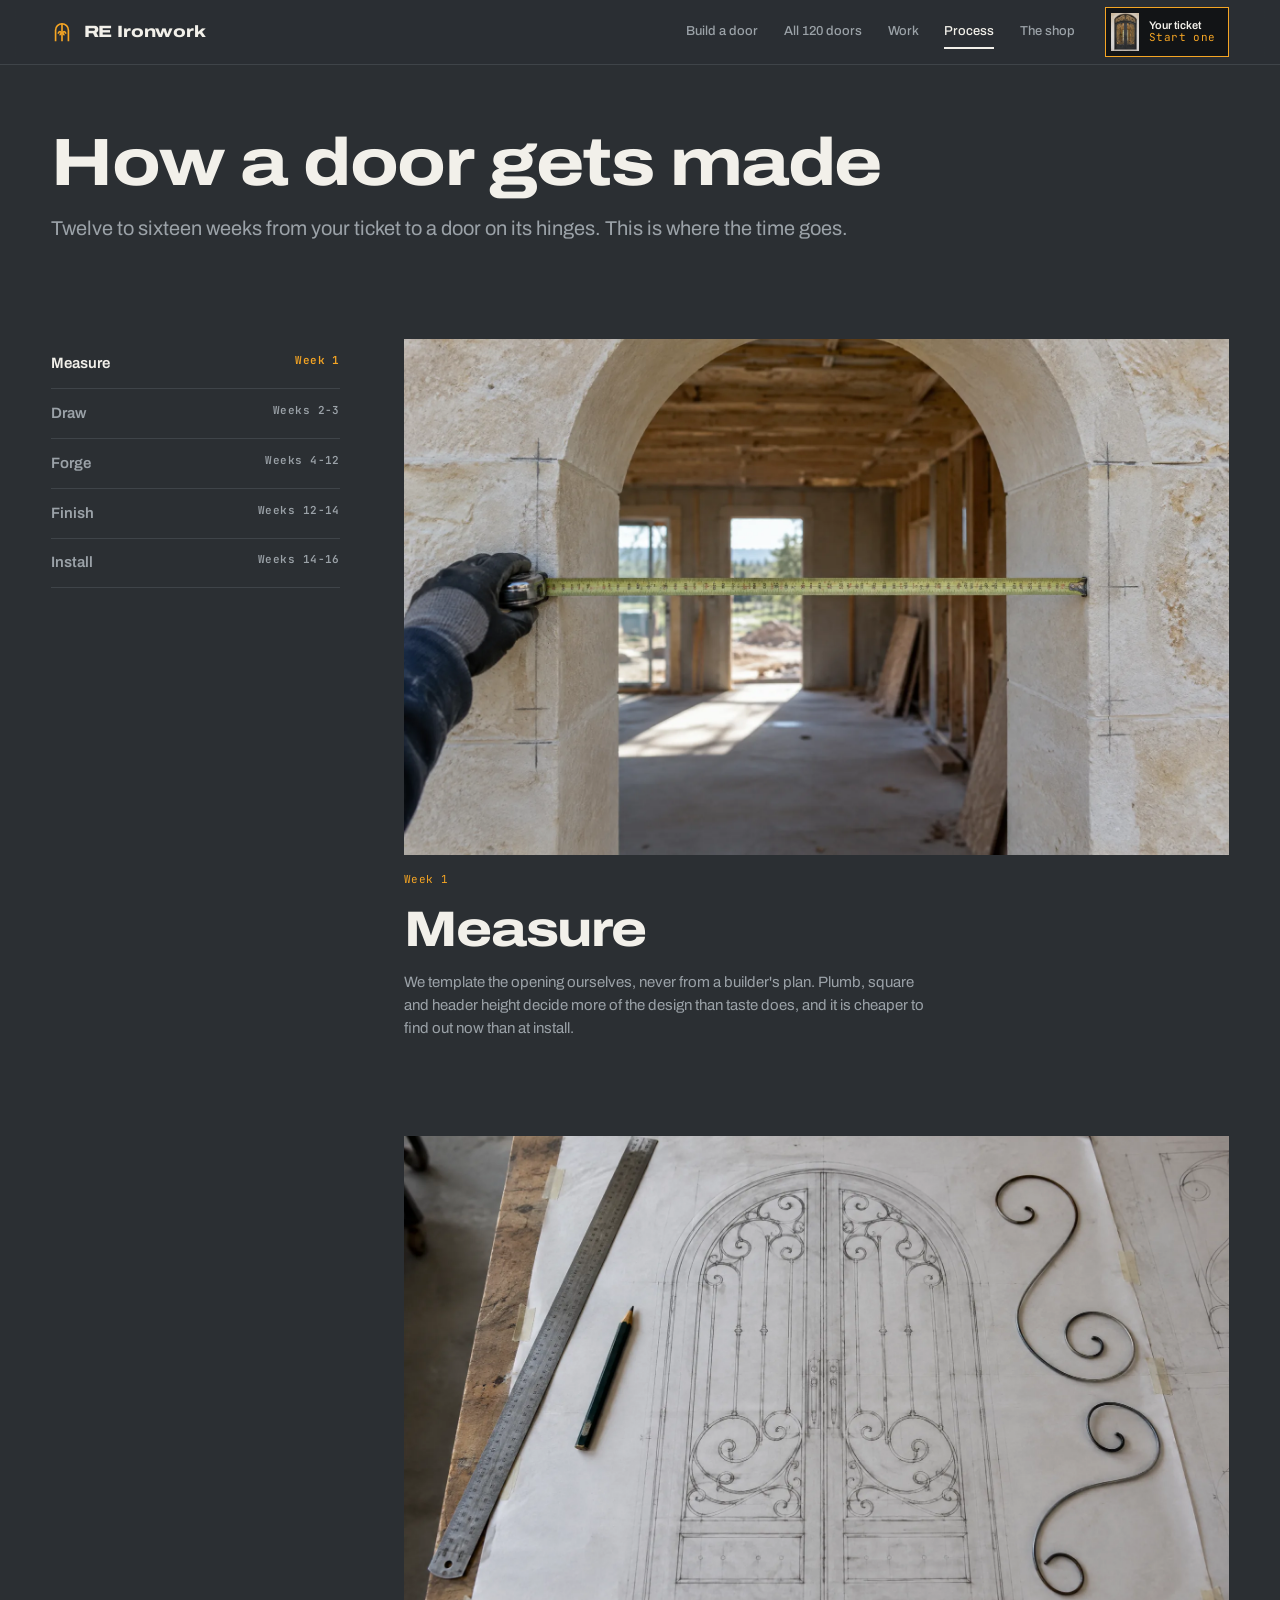
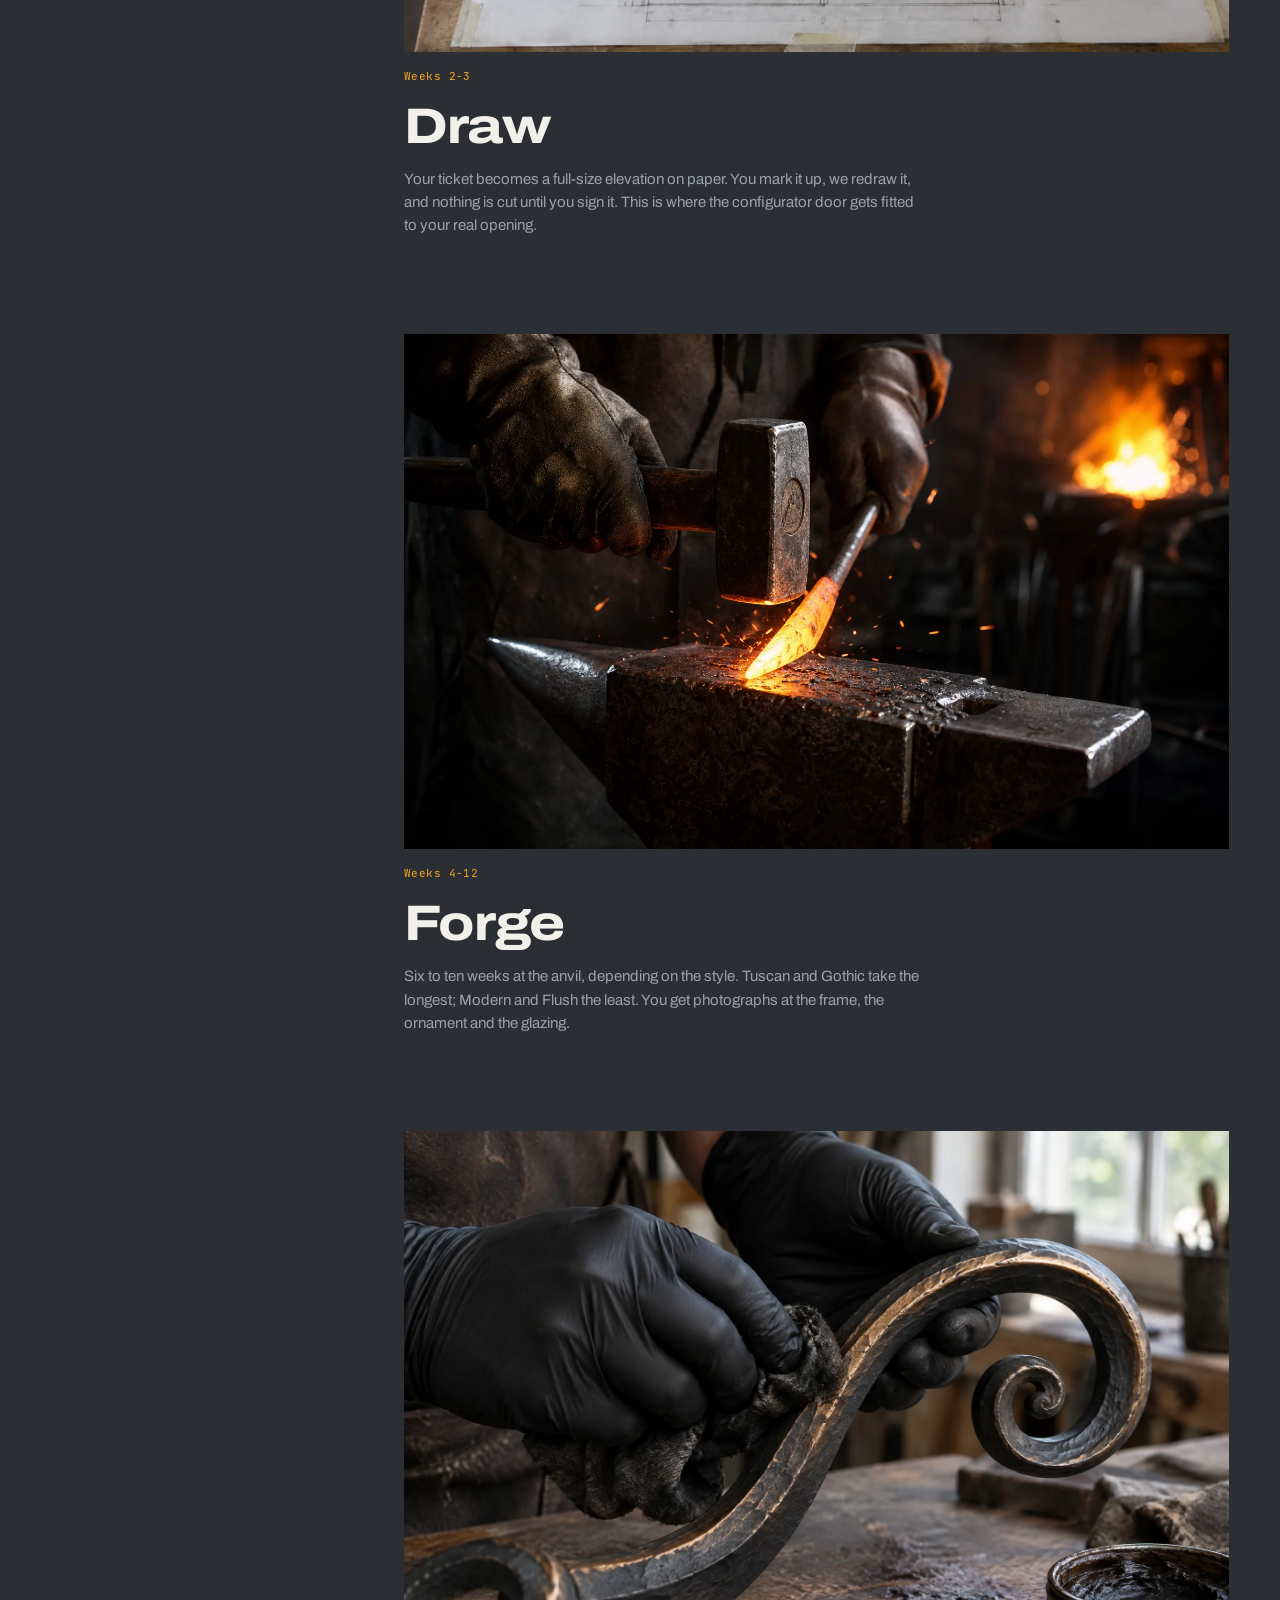
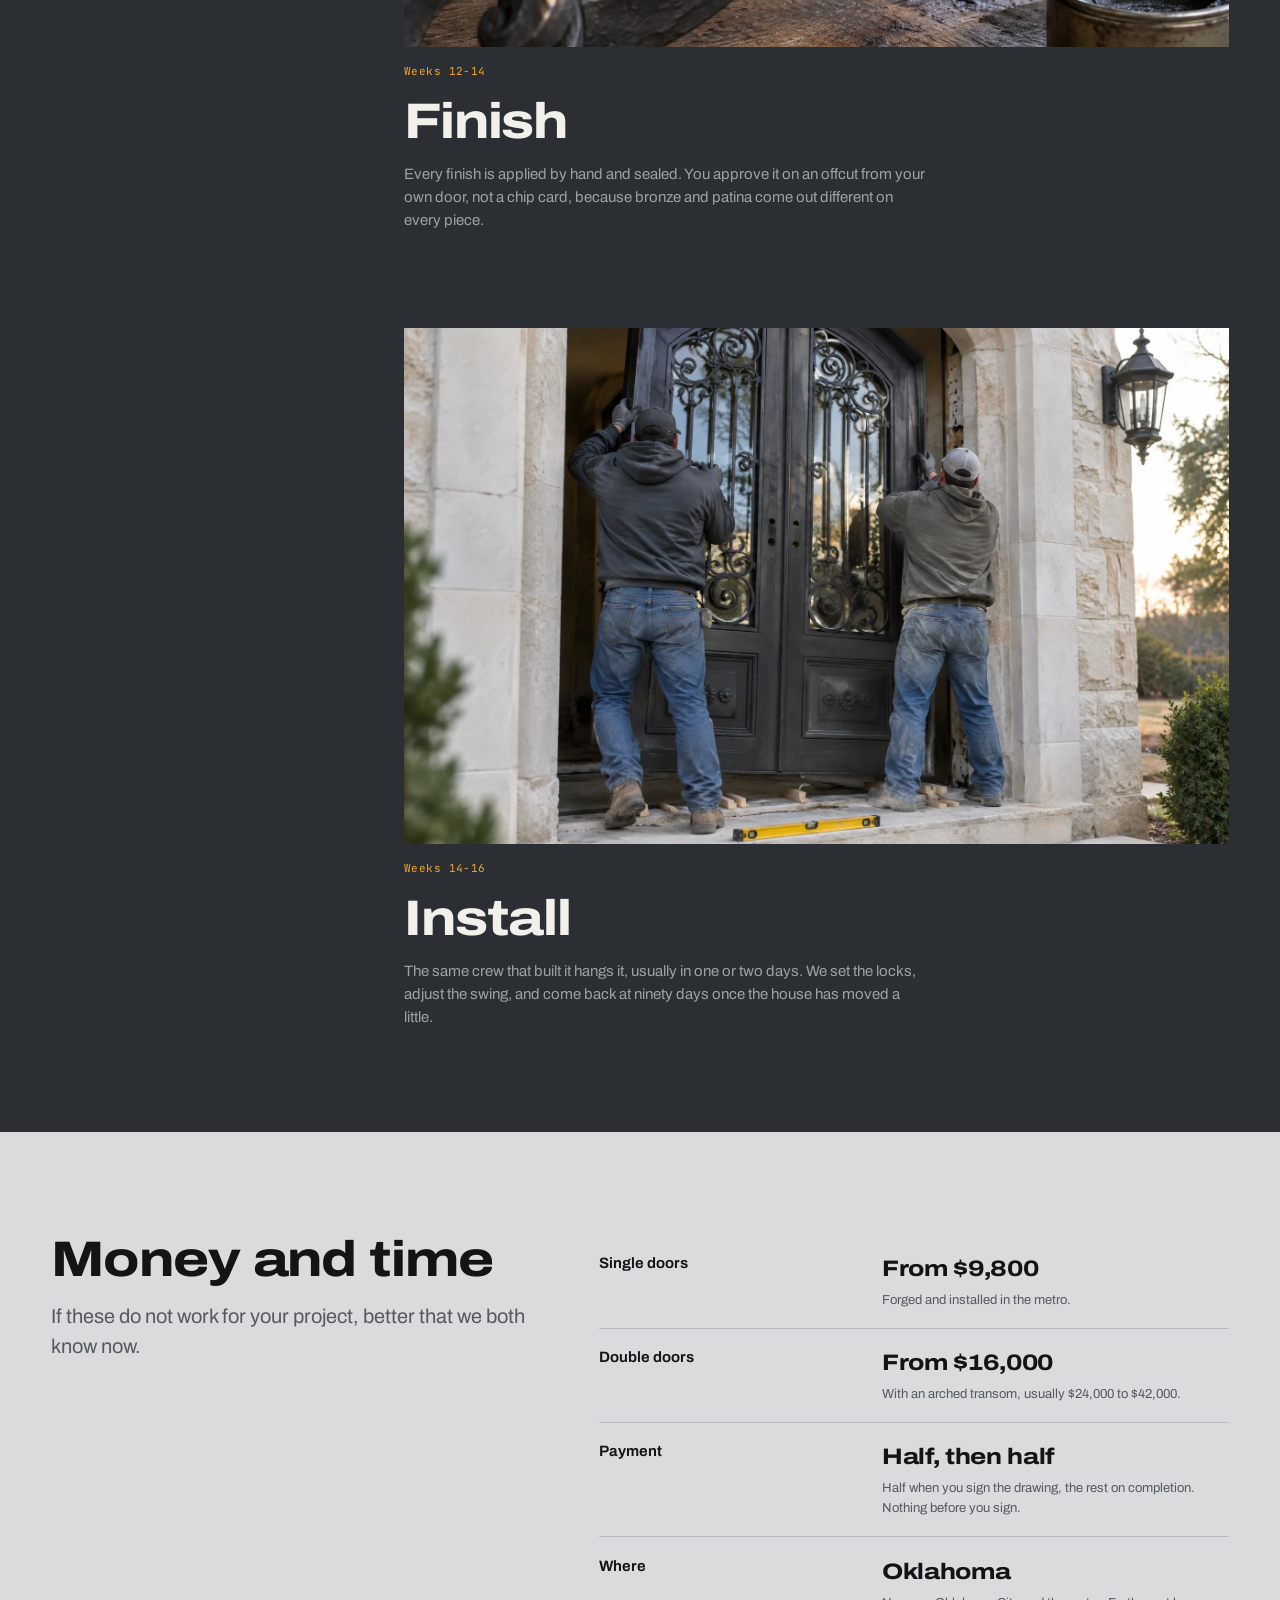
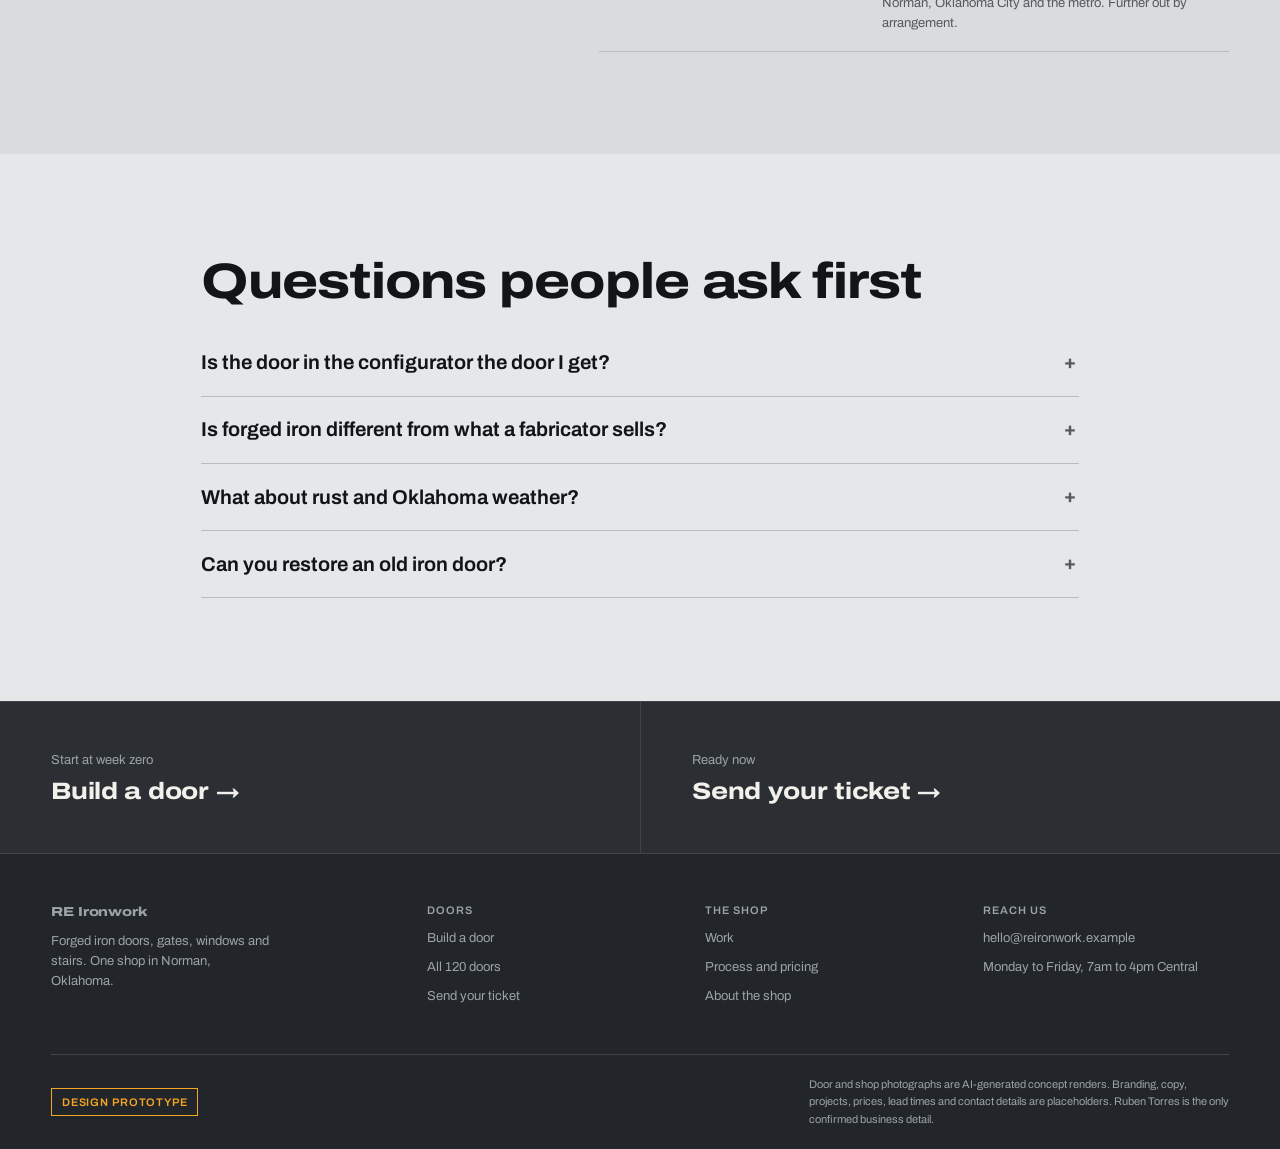
<file: process.html>
<!DOCTYPE html>
<html lang="en">
<head>
<meta charset="utf-8">
<script>document.documentElement.classList.add("js")</script>
<meta name="viewport" content="width=device-width, initial-scale=1, viewport-fit=cover">
<meta name="robots" content="noindex, nofollow">
<title>How a door gets made, RE Ironwork</title>
<meta name="description" content="Measure, draw, forge, finish, install. Twelve to sixteen weeks, what happens each week, and how payment works.">
<meta name="theme-color" content="#2B2F33">
<link rel="icon" href="data:image/svg+xml,%3Csvg xmlns='http://www.w3.org/2000/svg' viewBox='0 0 32 32'%3E%3Crect width='32' height='32' fill='%232B2F33'/%3E%3Cpath d='M9 27V13a7 7 0 0 1 14 0v14' fill='none' stroke='%23F5A524' stroke-width='2.4'/%3E%3Cpath d='M16 6v21' stroke='%23F5A524' stroke-width='2'/%3E%3C/svg%3E">
<link rel="preconnect" href="https://fonts.googleapis.com">
<link rel="preconnect" href="https://fonts.gstatic.com" crossorigin>
<link href="https://fonts.googleapis.com/css2?family=Archivo:wdth,wght@62..125,300..900&family=JetBrains+Mono:wght@400;500&display=swap" rel="stylesheet">
<link rel="stylesheet" href="assets/site.css">
</head>
<body data-page="process">
<a class="skip" href="#main">Skip to content</a>
<header class="nav">
  <div class="nav-in">
    <a class="brand" href="index.html" aria-label="RE Ironwork home">
      <svg viewBox="0 0 24 24" fill="none" stroke="#F5A524" stroke-width="1.8" aria-hidden="true"><path d="M5 22V10a7 7 0 0 1 14 0v12"/><path d="M12 3v19"/><path d="M8 14c0-2 1.6-3 2.6-2s0 3-1.4 3"/><path d="M16 14c0-2-1.6-3-2.6-2s0 3 1.4 3"/></svg>
      RE Ironwork
    </a>
    <nav class="nav-links" id="navLinks" aria-label="Primary">
      <a href="build.html">Build a door</a>
      <a href="doors.html">All 120 doors</a>
      <a href="work.html">Work</a>
      <a href="process.html" aria-current="page">Process</a>
      <a href="shop.html">The shop</a>
    </nav>
    <a class="chip-ticket" href="quote.html" data-ticket-chip aria-label="Your job ticket">
      <img alt="" width="28" height="38" src="img/doors/double-tuscan-black-clear.thumb.webp">
      <span><span class="t1">Your ticket</span><span class="t2 data">Start one</span></span>
    </a>
    <button class="menu-btn" type="button" aria-controls="navLinks" aria-expanded="false"><span class="sr">Menu</span>
      <svg width="20" height="14" viewBox="0 0 20 14" stroke="currentColor" stroke-width="1.8" aria-hidden="true"><path d="M0 1h20M0 7h20M0 13h20"/></svg></button>
  </div>
</header>

<main id="main">
<section class="sec-tight">
  <div class="wrap head" style="margin-bottom:0">
    <h1>How a door gets made</h1>
    <p class="lede">Twelve to sixteen weeks from your ticket to a door on its hinges. This is where the time goes.</p>
  </div>
</section>

<section class="sec" style="padding-top:clamp(1rem,3vw,2rem)">
  <div class="wrap route">
    <nav class="route-nav" aria-label="Stages">
      <a href="#measure" class="on">Measure <span class="data">Week 1</span></a>
      <a href="#draw">Draw <span class="data">Weeks 2-3</span></a>
      <a href="#forge">Forge <span class="data">Weeks 4-12</span></a>
      <a href="#finish">Finish <span class="data">Weeks 12-14</span></a>
      <a href="#install">Install <span class="data">Weeks 14-16</span></a>
    </nav>
    <div class="stations">
      <article class="station" id="measure" data-rv>
        <div class="ph"><img src="img/site/measure.webp" alt="A gloved hand holding a tape measure across an empty arched stone doorway"></div>
        <span class="data when">Week 1</span><h2>Measure</h2>
        <p>We template the opening ourselves, never from a builder's plan. Plumb, square and header height decide more of the design than taste does, and it is cheaper to find out now than at install.</p>
      </article>
      <article class="station" id="draw" data-rv>
        <div class="ph"><img src="img/site/drawing.webp" alt="A full-size pencil drawing of an arched iron double door with wire scroll templates on it" loading="lazy"></div>
        <span class="data when">Weeks 2-3</span><h2>Draw</h2>
        <p>Your ticket becomes a full-size elevation on paper. You mark it up, we redraw it, and nothing is cut until you sign it. This is where the configurator door gets fitted to your real opening.</p>
      </article>
      <article class="station" id="forge" data-rv>
        <div class="ph"><img src="img/forge.webp" alt="Gloved hands hammering glowing iron on an anvil" loading="lazy"></div>
        <span class="data when">Weeks 4-12</span><h2>Forge</h2>
        <p>Six to ten weeks at the anvil, depending on the style. Tuscan and Gothic take the longest; Modern and Flush the least. You get photographs at the frame, the ornament and the glazing.</p>
      </article>
      <article class="station" id="finish" data-rv>
        <div class="ph"><img src="img/site/finish.webp" alt="Gloved hands rubbing dark wax into a forged iron scroll" loading="lazy"></div>
        <span class="data when">Weeks 12-14</span><h2>Finish</h2>
        <p>Every finish is applied by hand and sealed. You approve it on an offcut from your own door, not a chip card, because bronze and patina come out different on every piece.</p>
      </article>
      <article class="station" id="install" data-rv>
        <div class="ph"><img src="img/site/install.webp" alt="Two installers hanging a wrought iron double door in a limestone entrance" loading="lazy"></div>
        <span class="data when">Weeks 14-16</span><h2>Install</h2>
        <p>The same crew that built it hangs it, usually in one or two days. We set the locks, adjust the swing, and come back at ninety days once the house has moved a little.</p>
      </article>
    </div>
  </div>
</section>

<section class="sec on-plate" id="pricing">
  <div class="wrap money">
    <div class="head" data-rv style="margin:0">
      <h2>Money and time</h2>
      <p class="lede">If these do not work for your project, better that we both know now.</p>
    </div>
    <dl class="terms" data-rv>
      <div><dt>Single doors</dt><dd><span class="big">From $9,800</span>Forged and installed in the metro.</dd></div>
      <div><dt>Double doors</dt><dd><span class="big">From $16,000</span>With an arched transom, usually $24,000 to $42,000.</dd></div>
      <div><dt>Payment</dt><dd><span class="big">Half, then half</span>Half when you sign the drawing, the rest on completion. Nothing before you sign.</dd></div>
      <div><dt>Where</dt><dd><span class="big">Oklahoma</span>Norman, Oklahoma City and the metro. Further out by arrangement.</dd></div>
    </dl>
  </div>
</section>

<section class="sec on-plate-2">
  <div class="wrap" style="max-width:980px">
    <h2 data-rv style="margin-bottom:1.4rem">Questions people ask first</h2>
    <details class="qa"><summary>Is the door in the configurator the door I get?</summary><div class="a">It is the starting point. The photographs show each style, finish and glass together, and the shop builds to a full-size drawing of your opening. Proportions change with the opening; the ironwork, finish and glass do not.</div></details>
    <details class="qa"><summary>Is forged iron different from what a fabricator sells?</summary><div class="a">Yes, and you can see it. Forged scrolls taper and thicken where the metal was moved under a hammer. Cold-bent bar is the same thickness all the way round, and cast ornament repeats identically on every door in a catalogue.</div></details>
    <details class="qa"><summary>What about rust and Oklahoma weather?</summary><div class="a">Everything is primed and sealed, and exterior doors get a finish specified for west and south exposure. You get a maintenance sheet, the ninety-day visit, and re-oiling at cost after the first year.</div></details>
    <details class="qa"><summary>Can you restore an old iron door?</summary><div class="a">Often. Send photographs and a rough measurement and we will say plainly whether it is worth restoring or cheaper to start again.</div></details>
  </div>
</section>

<nav class="next" aria-label="Next">
  <a href="build.html"><span class="quiet" style="font-size:var(--f-sm)">Start at week zero</span><h3>Build a door <span class="ar" aria-hidden="true">&rarr;</span></h3></a>
  <a data-carry="quote.html" href="quote.html"><span class="quiet" style="font-size:var(--f-sm)">Ready now</span><h3>Send your ticket <span class="ar" aria-hidden="true">&rarr;</span></h3></a>
</nav>
</main>

<footer>
  <div class="wrap">
    <div class="f-grid">
      <div class="f-col">
        <a class="brand" href="index.html" style="margin:0">RE Ironwork</a>
        <p class="quiet" style="font-size:var(--f-sm);max-width:32ch">Forged iron doors, gates, windows and stairs. One shop in Norman, Oklahoma.</p>
      </div>
      <div class="f-col"><p class="label">Doors</p><a href="build.html">Build a door</a><a href="doors.html">All 120 doors</a><a href="quote.html">Send your ticket</a></div>
      <div class="f-col"><p class="label">The shop</p><a href="work.html">Work</a><a href="process.html">Process and pricing</a><a href="shop.html">About the shop</a></div>
      <div class="f-col"><p class="label">Reach us</p><a href="mailto:hello@reironwork.example">hello@reironwork.example</a><p class="quiet" style="font-size:var(--f-sm)">Monday to Friday, 7am to 4pm Central</p></div>
    </div>
    <div class="f-bot">
      <span class="proto">Design prototype</span>
      <p class="quiet" style="font-size:var(--f-xs);max-width:70ch;line-height:1.6">Door and shop photographs are AI-generated concept renders. Branding, copy, projects, prices, lead times and contact details are placeholders. Ruben Torres is the only confirmed business detail.</p>
    </div>
  </div>
</footer>
<script src="img/doors/index.js"></script>
<script src="assets/site.js"></script>
</body>
</html>
</file>
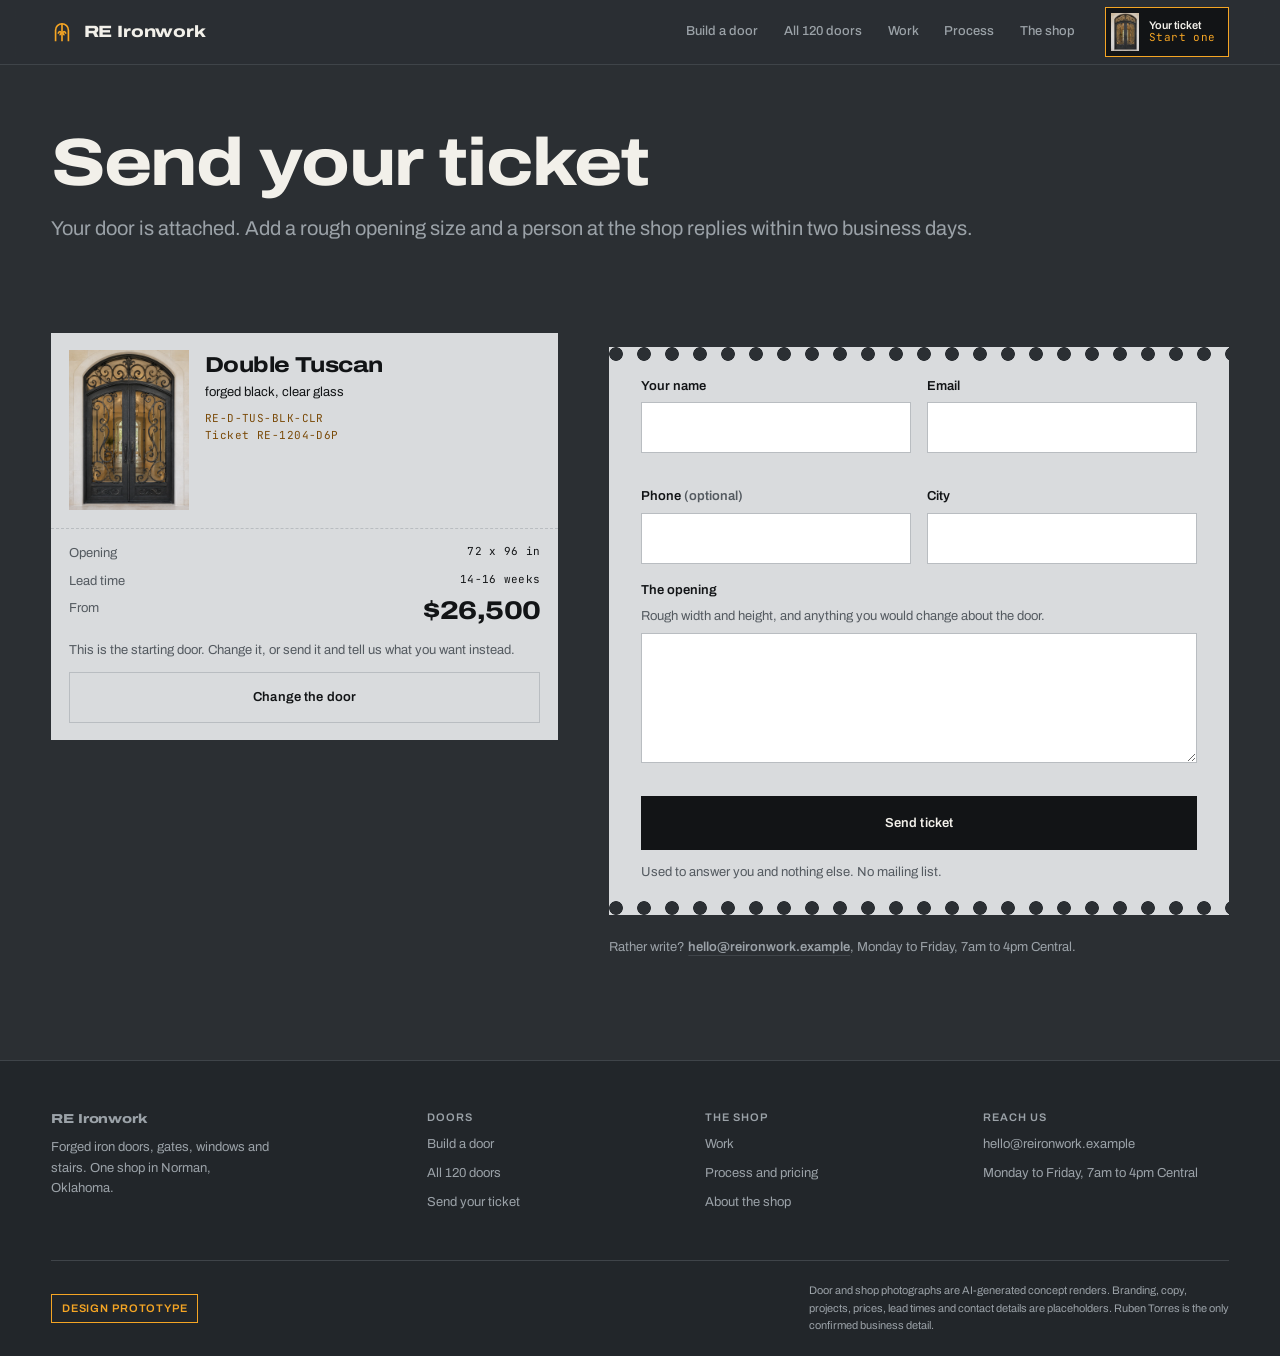
<file: quote.html>
<!DOCTYPE html>
<html lang="en">
<head>
<meta charset="utf-8">
<script>document.documentElement.classList.add("js")</script>
<meta name="viewport" content="width=device-width, initial-scale=1, viewport-fit=cover">
<meta name="robots" content="noindex, nofollow">
<title>Send your ticket, RE Ironwork</title>
<meta name="description" content="Send the door you built to the shop with a rough opening size. A person replies within two business days.">
<meta name="theme-color" content="#2B2F33">
<link rel="icon" href="data:image/svg+xml,%3Csvg xmlns='http://www.w3.org/2000/svg' viewBox='0 0 32 32'%3E%3Crect width='32' height='32' fill='%232B2F33'/%3E%3Cpath d='M9 27V13a7 7 0 0 1 14 0v14' fill='none' stroke='%23F5A524' stroke-width='2.4'/%3E%3Cpath d='M16 6v21' stroke='%23F5A524' stroke-width='2'/%3E%3C/svg%3E">
<link rel="preconnect" href="https://fonts.googleapis.com">
<link rel="preconnect" href="https://fonts.gstatic.com" crossorigin>
<link href="https://fonts.googleapis.com/css2?family=Archivo:wdth,wght@62..125,300..900&family=JetBrains+Mono:wght@400;500&display=swap" rel="stylesheet">
<link rel="stylesheet" href="assets/site.css">
</head>
<body data-page="quote">
<a class="skip" href="#main">Skip to content</a>
<header class="nav">
  <div class="nav-in">
    <a class="brand" href="index.html" aria-label="RE Ironwork home">
      <svg viewBox="0 0 24 24" fill="none" stroke="#F5A524" stroke-width="1.8" aria-hidden="true"><path d="M5 22V10a7 7 0 0 1 14 0v12"/><path d="M12 3v19"/><path d="M8 14c0-2 1.6-3 2.6-2s0 3-1.4 3"/><path d="M16 14c0-2-1.6-3-2.6-2s0 3 1.4 3"/></svg>
      RE Ironwork
    </a>
    <nav class="nav-links" id="navLinks" aria-label="Primary">
      <a href="build.html">Build a door</a>
      <a href="doors.html">All 120 doors</a>
      <a href="work.html">Work</a>
      <a href="process.html">Process</a>
      <a href="shop.html">The shop</a>
    </nav>
    <a class="chip-ticket" href="quote.html" data-ticket-chip aria-label="Your job ticket">
      <img alt="" width="28" height="38" src="img/doors/double-tuscan-black-clear.thumb.webp">
      <span><span class="t1">Your ticket</span><span class="t2 data">Start one</span></span>
    </a>
    <button class="menu-btn" type="button" aria-controls="navLinks" aria-expanded="false"><span class="sr">Menu</span>
      <svg width="20" height="14" viewBox="0 0 20 14" stroke="currentColor" stroke-width="1.8" aria-hidden="true"><path d="M0 1h20M0 7h20M0 13h20"/></svg></button>
  </div>
</header>

<main id="main">
<section class="sec-tight">
  <div class="wrap head" style="margin-bottom:0">
    <h1>Send your ticket</h1>
    <p class="lede">Your door is attached. Add a rough opening size and a person at the shop replies within two business days.</p>
  </div>
</section>

<section class="sec" style="padding-top:clamp(1rem,2vw,1.6rem)">
  <div class="wrap send">
    <div class="ticket-card" role="group" aria-label="Your ticket">
      <div class="tc-top">
        <div class="ph"><img id="tcImg" alt="Double Tuscan iron entry door, forged black, clear glass" src="img/doors/double-tuscan-black-clear.webp"></div>
        <div>
          <h2 data-ticket-name>Double Tuscan</h2>
          <p style="font-size:var(--f-sm)" data-ticket-spec></p>
          <p class="data" style="margin-top:.5rem"><span data-ticket-code></span><br>Ticket <span data-ticket-no></span></p>
        </div>
      </div>
      <dl class="tc-spec" style="margin:0">
        <div class="t-row"><dt>Opening</dt><dd id="tcOpen"></dd></div>
        <div class="t-row"><dt>Lead time</dt><dd id="tcLead"></dd></div>
        <div class="t-row big"><dt>From</dt><dd id="tcPrice"></dd></div>
      </dl>
      <div class="tc-foot"><p class="t-note" id="tcNote" style="margin-bottom:.7rem">The shop confirms the number after measuring your opening.</p>
        <a class="btn" id="tcChange" href="build.html" style="color:var(--ink);border-color:var(--line-l);width:100%">Change the door</a></div>
    </div>

    <div>
      <div class="perf">
        <form id="quoteForm" novalidate>
          <div class="two">
            <div class="field"><label for="f-name">Your name</label><input id="f-name" type="text" autocomplete="name" required><span class="err" data-err="f-name"></span></div>
            <div class="field"><label for="f-email">Email</label><input id="f-email" type="email" autocomplete="email" required><span class="err" data-err="f-email"></span></div>
          </div>
          <div class="two">
            <div class="field"><label for="f-phone">Phone <span class="hint">(optional)</span></label><input id="f-phone" type="tel" autocomplete="tel"></div>
            <div class="field"><label for="f-city">City</label><input id="f-city" type="text" autocomplete="address-level2"></div>
          </div>
          <div class="field"><label for="f-msg">The opening</label><span class="hint" id="f-msg-hint">Rough width and height, and anything you would change about the door.</span>
            <textarea id="f-msg" aria-describedby="f-msg-hint" required></textarea><span class="err" data-err="f-msg"></span></div>
          <input class="hp" type="text" name="company" tabindex="-1" autocomplete="off" aria-hidden="true">
          <button class="btn btn-ink" id="submitBtn" type="submit" style="width:100%;padding:1rem">Send ticket</button>
          <p class="t-note" style="margin-top:.8rem">Used to answer you and nothing else. No mailing list.</p>
        </form>
        <div class="sent" id="sentBox" tabindex="-1" role="status">
          <h2 style="font-size:var(--f-h3)">Ticket sent</h2>
          <p style="color:var(--scale-2)">A person will reply within two business days with first questions and a firm range.</p>
          <p class="data" id="sentNote" style="color:var(--amber-dk);line-height:1.6"></p>
        </div>
      </div>
      <p class="quiet" style="margin-top:1.4rem;font-size:var(--f-sm)">Rather write? <a class="tlink" href="mailto:hello@reironwork.example">hello@reironwork.example</a>, Monday to Friday, 7am to 4pm Central.</p>
    </div>
  </div>
</section>
</main>

<footer>
  <div class="wrap">
    <div class="f-grid">
      <div class="f-col">
        <a class="brand" href="index.html" style="margin:0">RE Ironwork</a>
        <p class="quiet" style="font-size:var(--f-sm);max-width:32ch">Forged iron doors, gates, windows and stairs. One shop in Norman, Oklahoma.</p>
      </div>
      <div class="f-col"><p class="label">Doors</p><a href="build.html">Build a door</a><a href="doors.html">All 120 doors</a><a href="quote.html">Send your ticket</a></div>
      <div class="f-col"><p class="label">The shop</p><a href="work.html">Work</a><a href="process.html">Process and pricing</a><a href="shop.html">About the shop</a></div>
      <div class="f-col"><p class="label">Reach us</p><a href="mailto:hello@reironwork.example">hello@reironwork.example</a><p class="quiet" style="font-size:var(--f-sm)">Monday to Friday, 7am to 4pm Central</p></div>
    </div>
    <div class="f-bot">
      <span class="proto">Design prototype</span>
      <p class="quiet" style="font-size:var(--f-xs);max-width:70ch;line-height:1.6">Door and shop photographs are AI-generated concept renders. Branding, copy, projects, prices, lead times and contact details are placeholders. Ruben Torres is the only confirmed business detail.</p>
    </div>
  </div>
</footer>
<script src="img/doors/index.js"></script>
<script src="assets/site.js"></script>
</body>
</html>
</file>
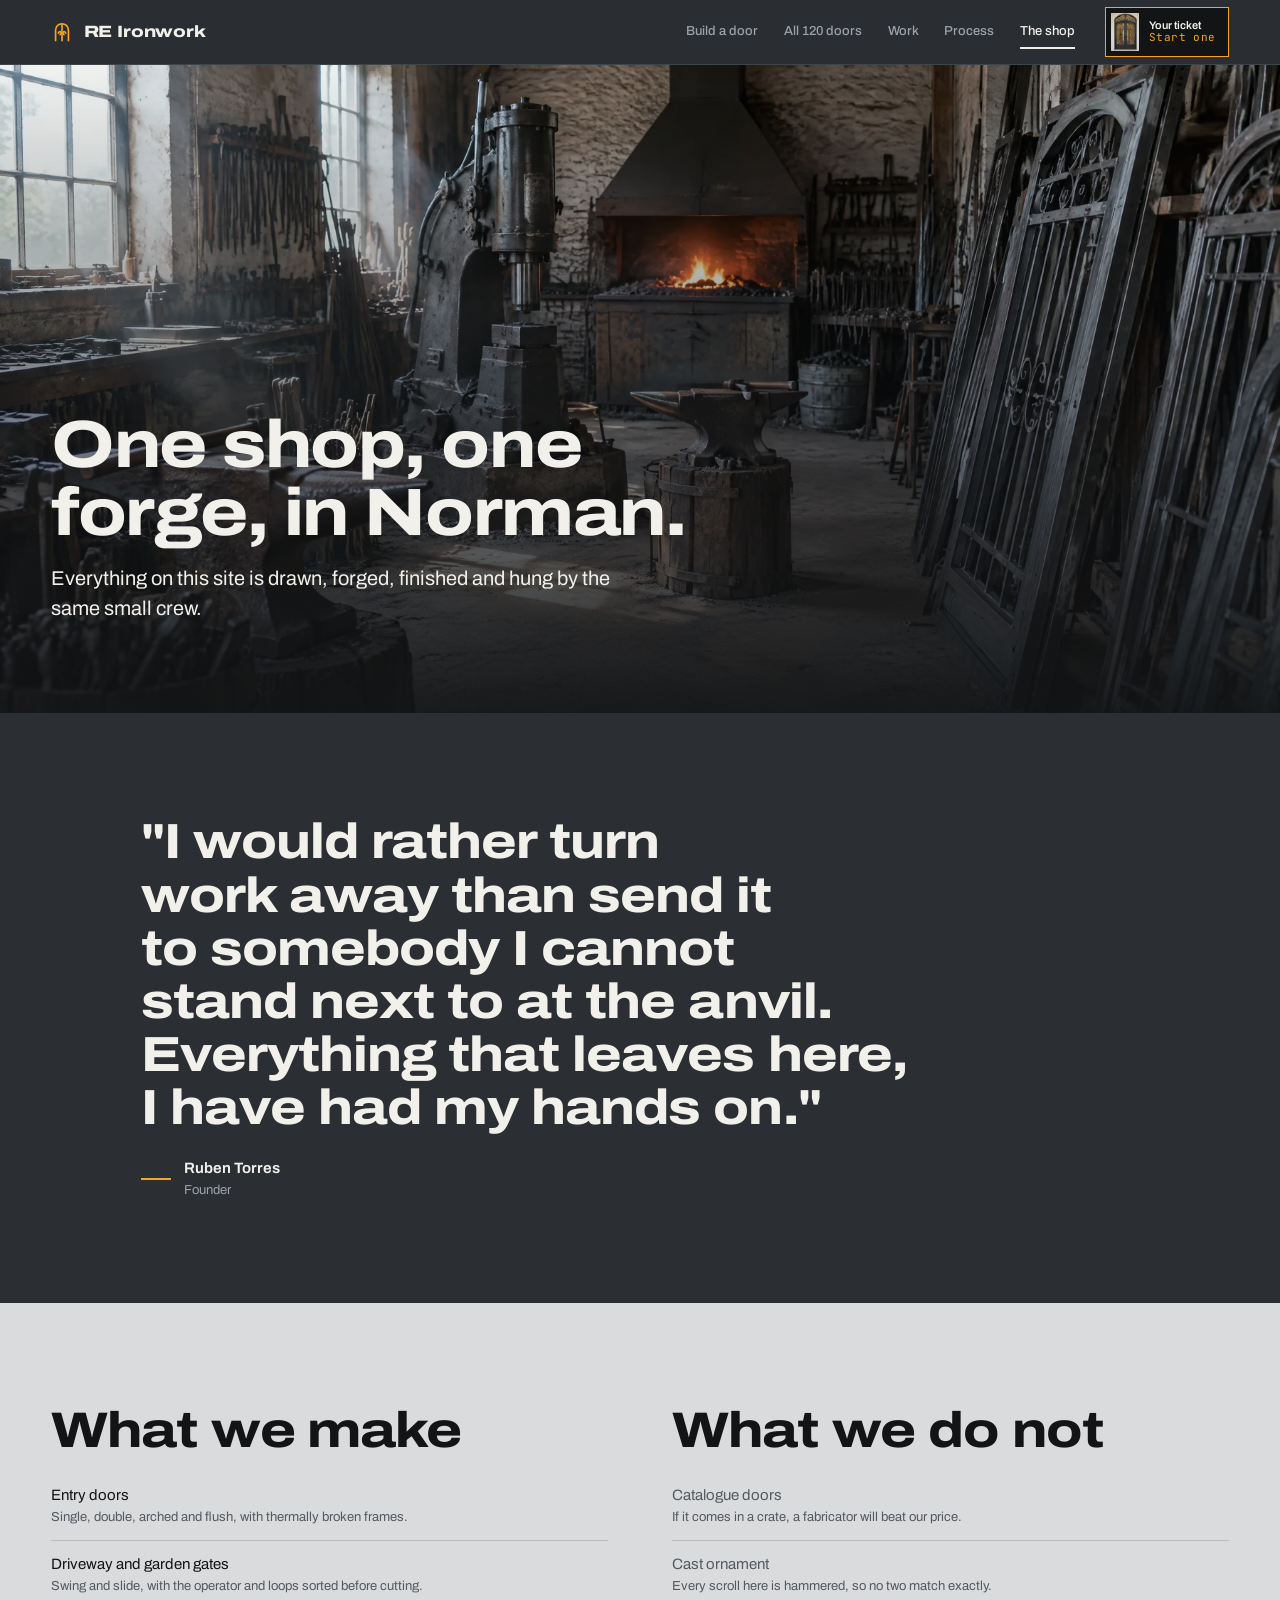
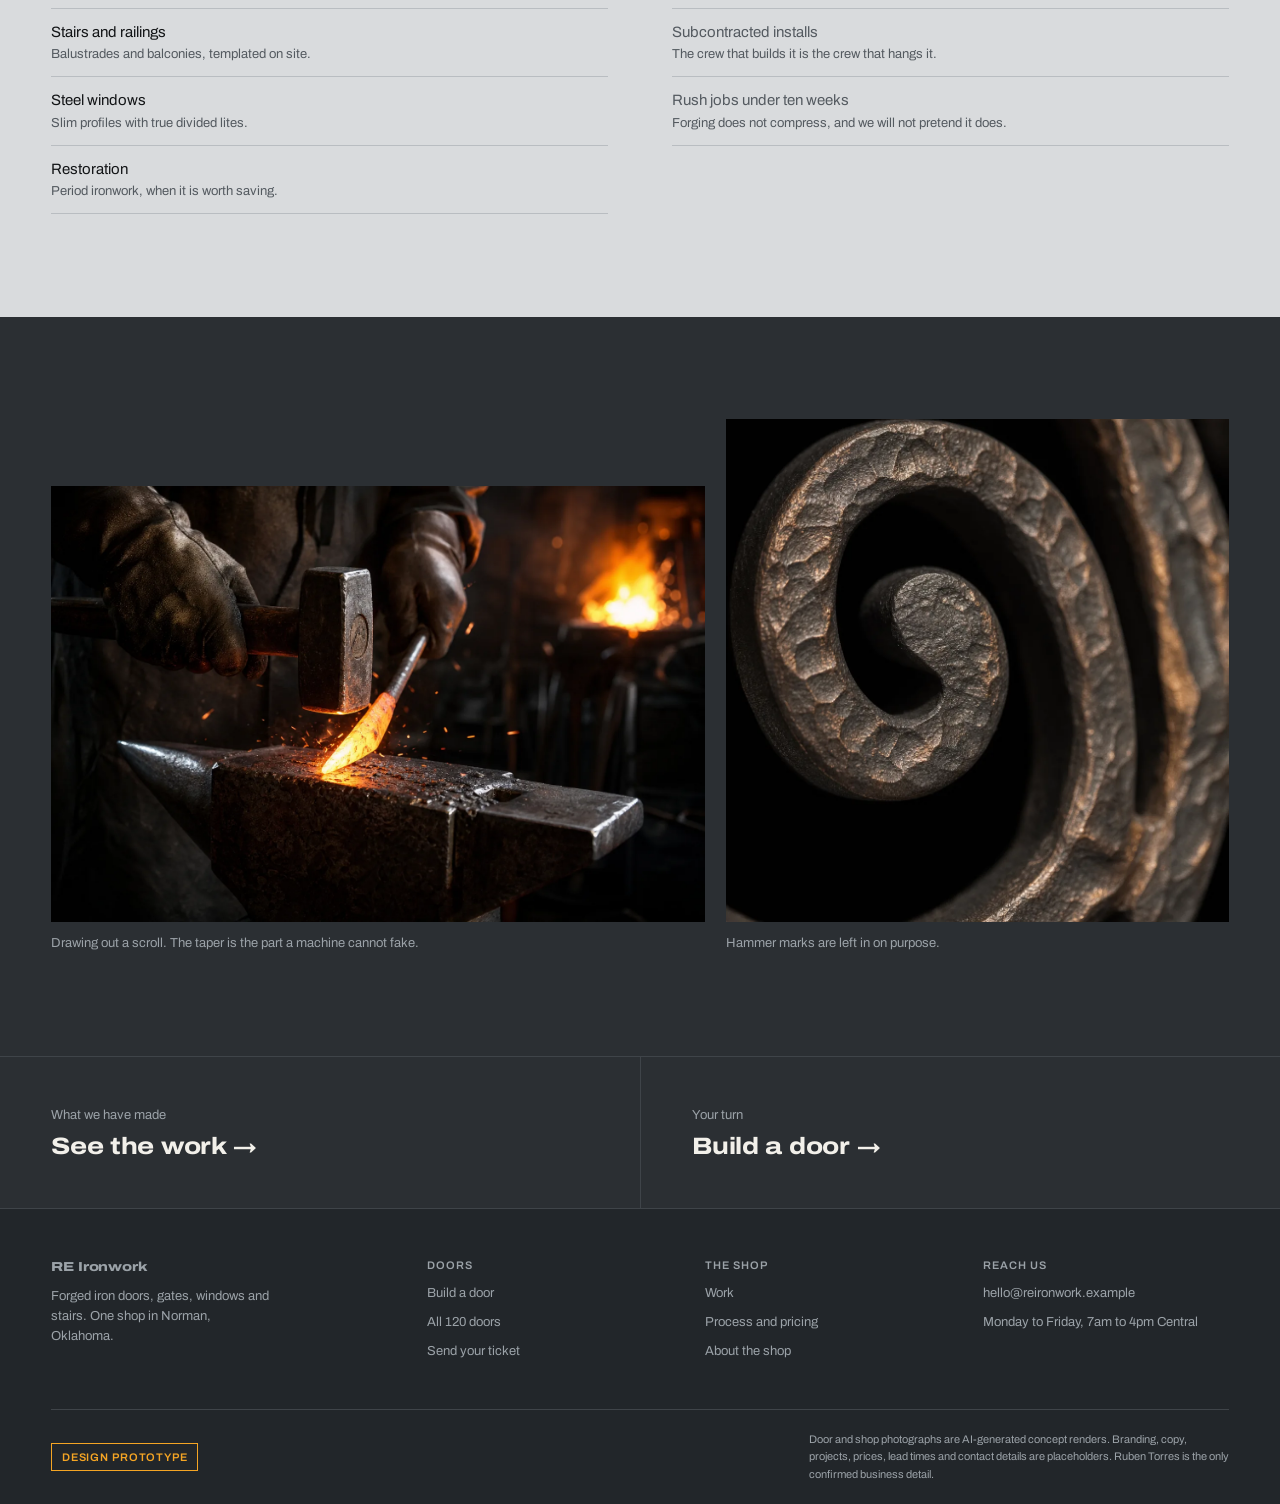
<file: shop.html>
<!DOCTYPE html>
<html lang="en">
<head>
<meta charset="utf-8">
<script>document.documentElement.classList.add("js")</script>
<meta name="viewport" content="width=device-width, initial-scale=1, viewport-fit=cover">
<meta name="robots" content="noindex, nofollow">
<title>The shop, RE Ironwork</title>
<meta name="description" content="One forge in Norman, Oklahoma. What the shop makes, what it will not make, and who does the work.">
<meta name="theme-color" content="#2B2F33">
<link rel="icon" href="data:image/svg+xml,%3Csvg xmlns='http://www.w3.org/2000/svg' viewBox='0 0 32 32'%3E%3Crect width='32' height='32' fill='%232B2F33'/%3E%3Cpath d='M9 27V13a7 7 0 0 1 14 0v14' fill='none' stroke='%23F5A524' stroke-width='2.4'/%3E%3Cpath d='M16 6v21' stroke='%23F5A524' stroke-width='2'/%3E%3C/svg%3E">
<link rel="preconnect" href="https://fonts.googleapis.com">
<link rel="preconnect" href="https://fonts.gstatic.com" crossorigin>
<link href="https://fonts.googleapis.com/css2?family=Archivo:wdth,wght@62..125,300..900&family=JetBrains+Mono:wght@400;500&display=swap" rel="stylesheet">
<link rel="stylesheet" href="assets/site.css">
</head>
<body data-page="shop">
<a class="skip" href="#main">Skip to content</a>
<header class="nav">
  <div class="nav-in">
    <a class="brand" href="index.html" aria-label="RE Ironwork home">
      <svg viewBox="0 0 24 24" fill="none" stroke="#F5A524" stroke-width="1.8" aria-hidden="true"><path d="M5 22V10a7 7 0 0 1 14 0v12"/><path d="M12 3v19"/><path d="M8 14c0-2 1.6-3 2.6-2s0 3-1.4 3"/><path d="M16 14c0-2-1.6-3-2.6-2s0 3 1.4 3"/></svg>
      RE Ironwork
    </a>
    <nav class="nav-links" id="navLinks" aria-label="Primary">
      <a href="build.html">Build a door</a>
      <a href="doors.html">All 120 doors</a>
      <a href="work.html">Work</a>
      <a href="process.html">Process</a>
      <a href="shop.html" aria-current="page">The shop</a>
    </nav>
    <a class="chip-ticket" href="quote.html" data-ticket-chip aria-label="Your job ticket">
      <img alt="" width="28" height="38" src="img/doors/double-tuscan-black-clear.thumb.webp">
      <span><span class="t1">Your ticket</span><span class="t2 data">Start one</span></span>
    </a>
    <button class="menu-btn" type="button" aria-controls="navLinks" aria-expanded="false"><span class="sr">Menu</span>
      <svg width="20" height="14" viewBox="0 0 20 14" stroke="currentColor" stroke-width="1.8" aria-hidden="true"><path d="M0 1h20M0 7h20M0 13h20"/></svg></button>
  </div>
</header>

<main id="main">
<section class="bleed shop-hero">
  <img src="img/site/shop.webp" alt="Inside the shop: a coal forge glowing at the back, anvils, a power hammer and iron door frames on racks">
  <div class="wrap">
    <h1 style="max-width:14ch">One shop, one forge, in Norman.</h1>
    <p class="lede" style="margin-top:1rem;color:var(--chalk)">Everything on this site is drawn, forged, finished and hung by the same small crew.</p>
  </div>
</section>

<section class="sec">
  <div class="wrap" style="max-width:1100px">
    <p class="quote" data-rv>"I would rather turn work away than send it to somebody I cannot stand next to at the anvil. Everything that leaves here, I have had my hands on."</p>
    <div class="by" data-rv><i></i><div><p style="font-weight:650">Ruben Torres</p><p class="quiet" style="font-size:var(--f-sm)">Founder</p></div></div>
  </div>
</section>

<section class="sec on-plate">
  <div class="wrap makes">
    <div data-rv>
      <h2>What we make</h2>
      <ul>
        <li>Entry doors<span>Single, double, arched and flush, with thermally broken frames.</span></li>
        <li>Driveway and garden gates<span>Swing and slide, with the operator and loops sorted before cutting.</span></li>
        <li>Stairs and railings<span>Balustrades and balconies, templated on site.</span></li>
        <li>Steel windows<span>Slim profiles with true divided lites.</span></li>
        <li>Restoration<span>Period ironwork, when it is worth saving.</span></li>
      </ul>
    </div>
    <div class="no" data-rv>
      <h2>What we do not</h2>
      <ul>
        <li>Catalogue doors<span>If it comes in a crate, a fabricator will beat our price.</span></li>
        <li>Cast ornament<span>Every scroll here is hammered, so no two match exactly.</span></li>
        <li>Subcontracted installs<span>The crew that builds it is the crew that hangs it.</span></li>
        <li>Rush jobs under ten weeks<span>Forging does not compress, and we will not pretend it does.</span></li>
      </ul>
    </div>
  </div>
</section>

<section class="sec">
  <div class="wrap duo">
    <figure style="margin:0" data-rv><div class="ph a"><img src="img/forge.webp" alt="Hammering glowing iron on the anvil" loading="lazy"></div>
      <figcaption class="cap quiet" style="font-size:var(--f-sm)">Drawing out a scroll. The taper is the part a machine cannot fake.</figcaption></figure>
    <figure style="margin:0" data-rv><div class="ph b"><img src="img/detail.webp" alt="Close view of a forged scroll showing hammer marks" loading="lazy"></div>
      <figcaption class="cap quiet" style="font-size:var(--f-sm)">Hammer marks are left in on purpose.</figcaption></figure>
  </div>
</section>

<nav class="next" aria-label="Next">
  <a href="work.html"><span class="quiet" style="font-size:var(--f-sm)">What we have made</span><h3>See the work <span class="ar" aria-hidden="true">&rarr;</span></h3></a>
  <a href="build.html"><span class="quiet" style="font-size:var(--f-sm)">Your turn</span><h3>Build a door <span class="ar" aria-hidden="true">&rarr;</span></h3></a>
</nav>
</main>

<footer>
  <div class="wrap">
    <div class="f-grid">
      <div class="f-col">
        <a class="brand" href="index.html" style="margin:0">RE Ironwork</a>
        <p class="quiet" style="font-size:var(--f-sm);max-width:32ch">Forged iron doors, gates, windows and stairs. One shop in Norman, Oklahoma.</p>
      </div>
      <div class="f-col"><p class="label">Doors</p><a href="build.html">Build a door</a><a href="doors.html">All 120 doors</a><a href="quote.html">Send your ticket</a></div>
      <div class="f-col"><p class="label">The shop</p><a href="work.html">Work</a><a href="process.html">Process and pricing</a><a href="shop.html">About the shop</a></div>
      <div class="f-col"><p class="label">Reach us</p><a href="mailto:hello@reironwork.example">hello@reironwork.example</a><p class="quiet" style="font-size:var(--f-sm)">Monday to Friday, 7am to 4pm Central</p></div>
    </div>
    <div class="f-bot">
      <span class="proto">Design prototype</span>
      <p class="quiet" style="font-size:var(--f-xs);max-width:70ch;line-height:1.6">Door and shop photographs are AI-generated concept renders. Branding, copy, projects, prices, lead times and contact details are placeholders. Ruben Torres is the only confirmed business detail.</p>
    </div>
  </div>
</footer>
<script src="img/doors/index.js"></script>
<script src="assets/site.js"></script>
</body>
</html>
</file>
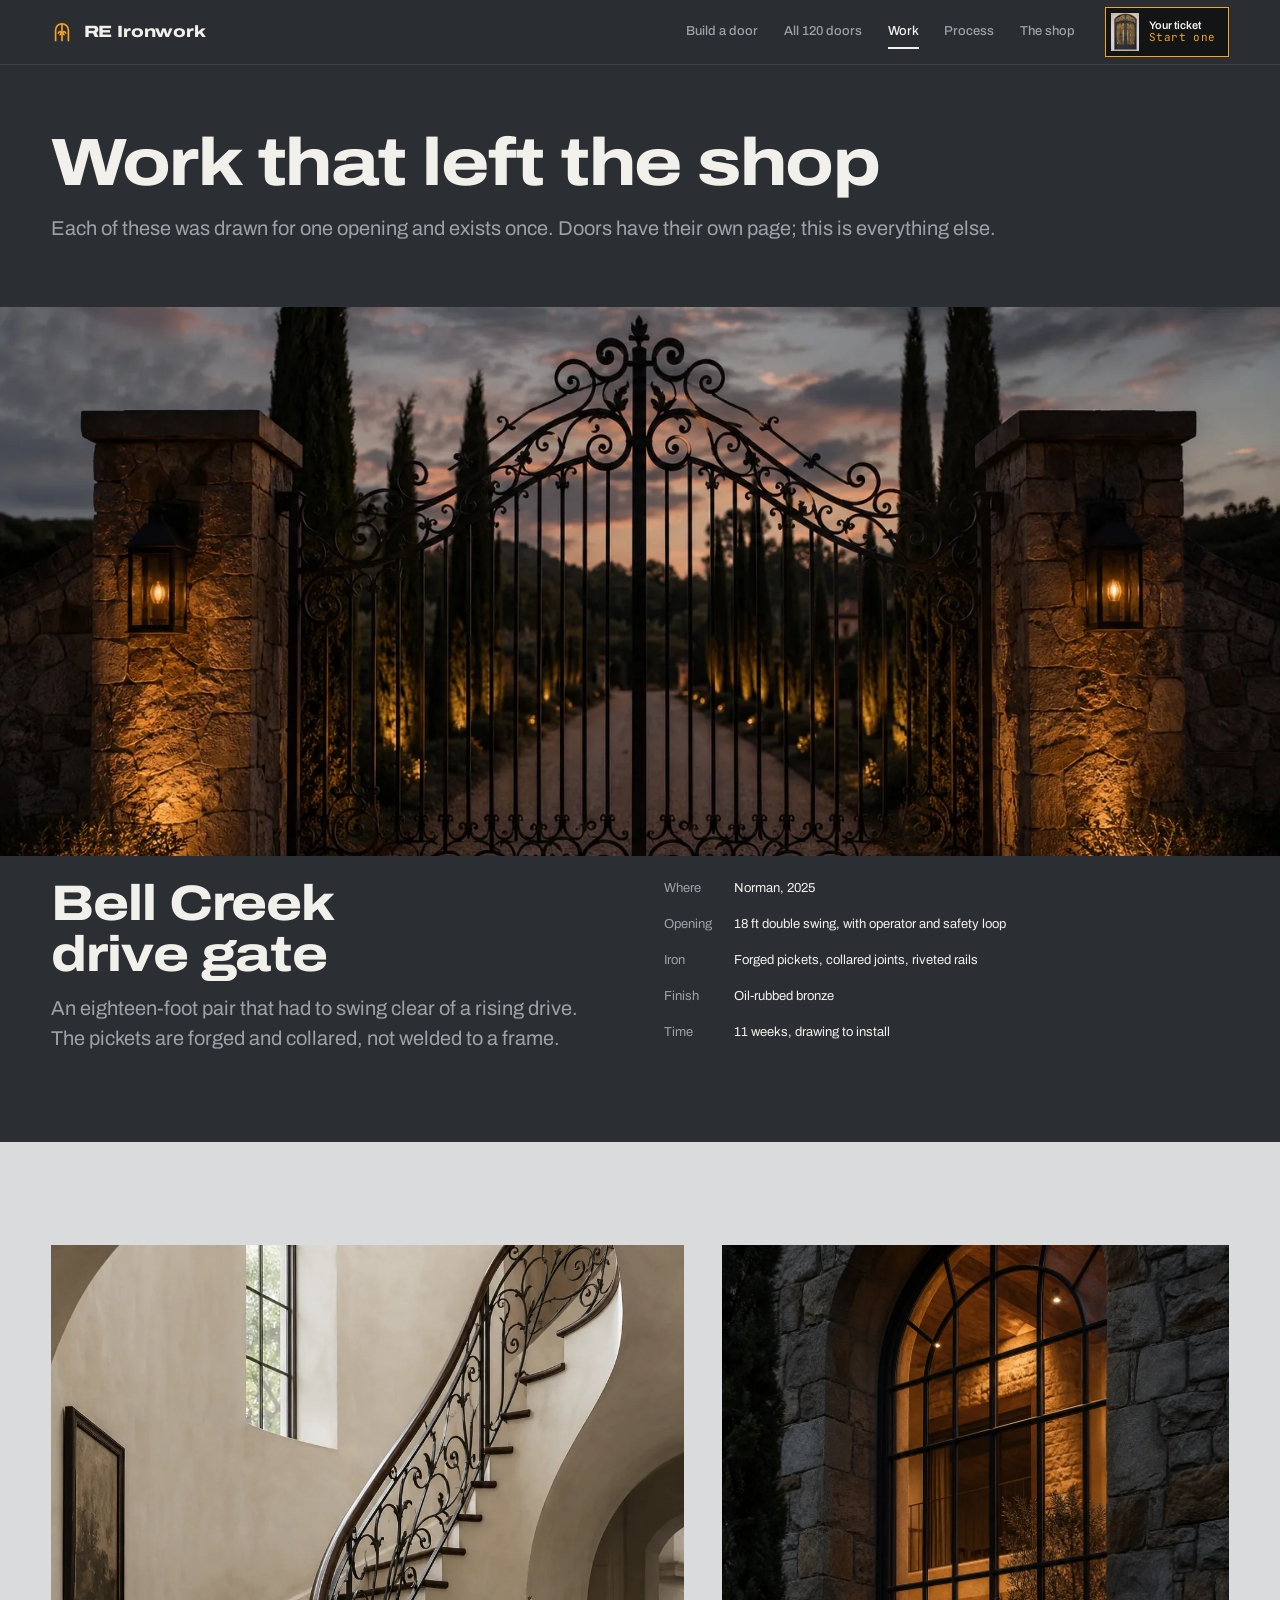
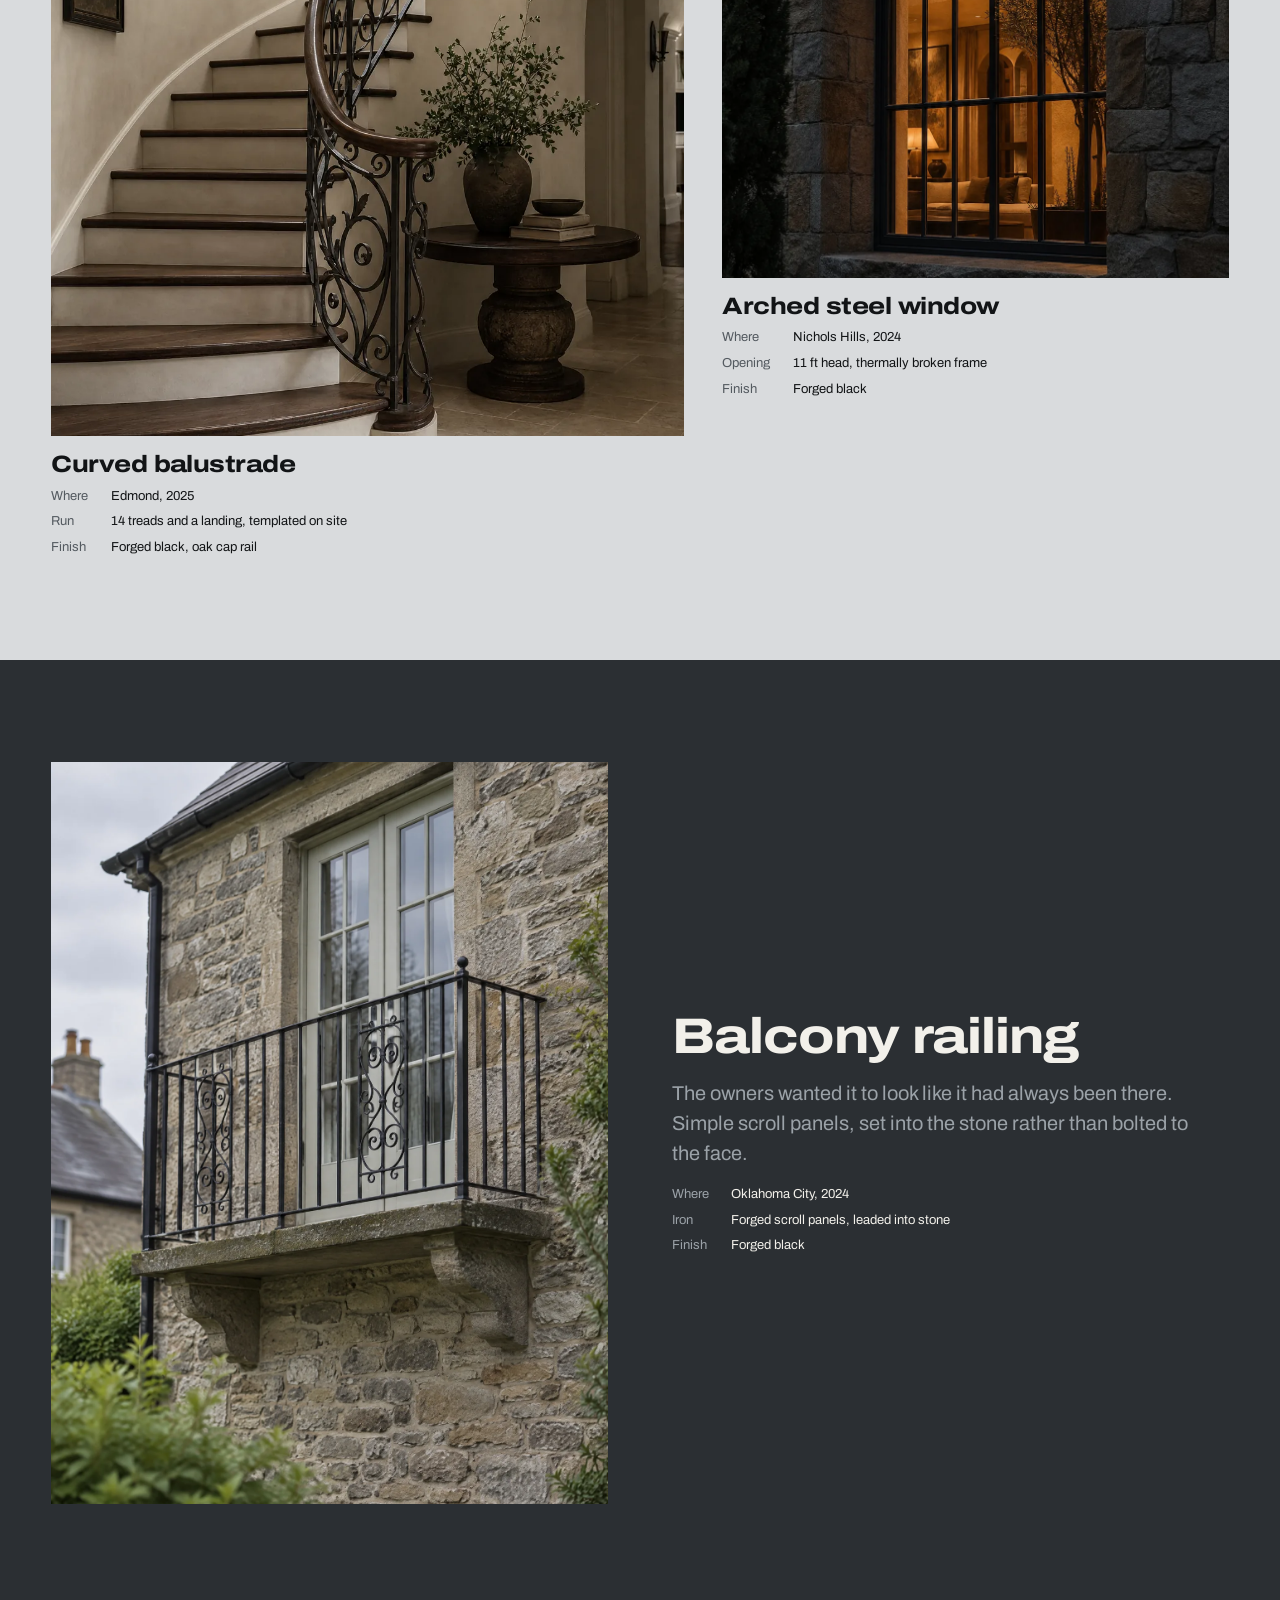
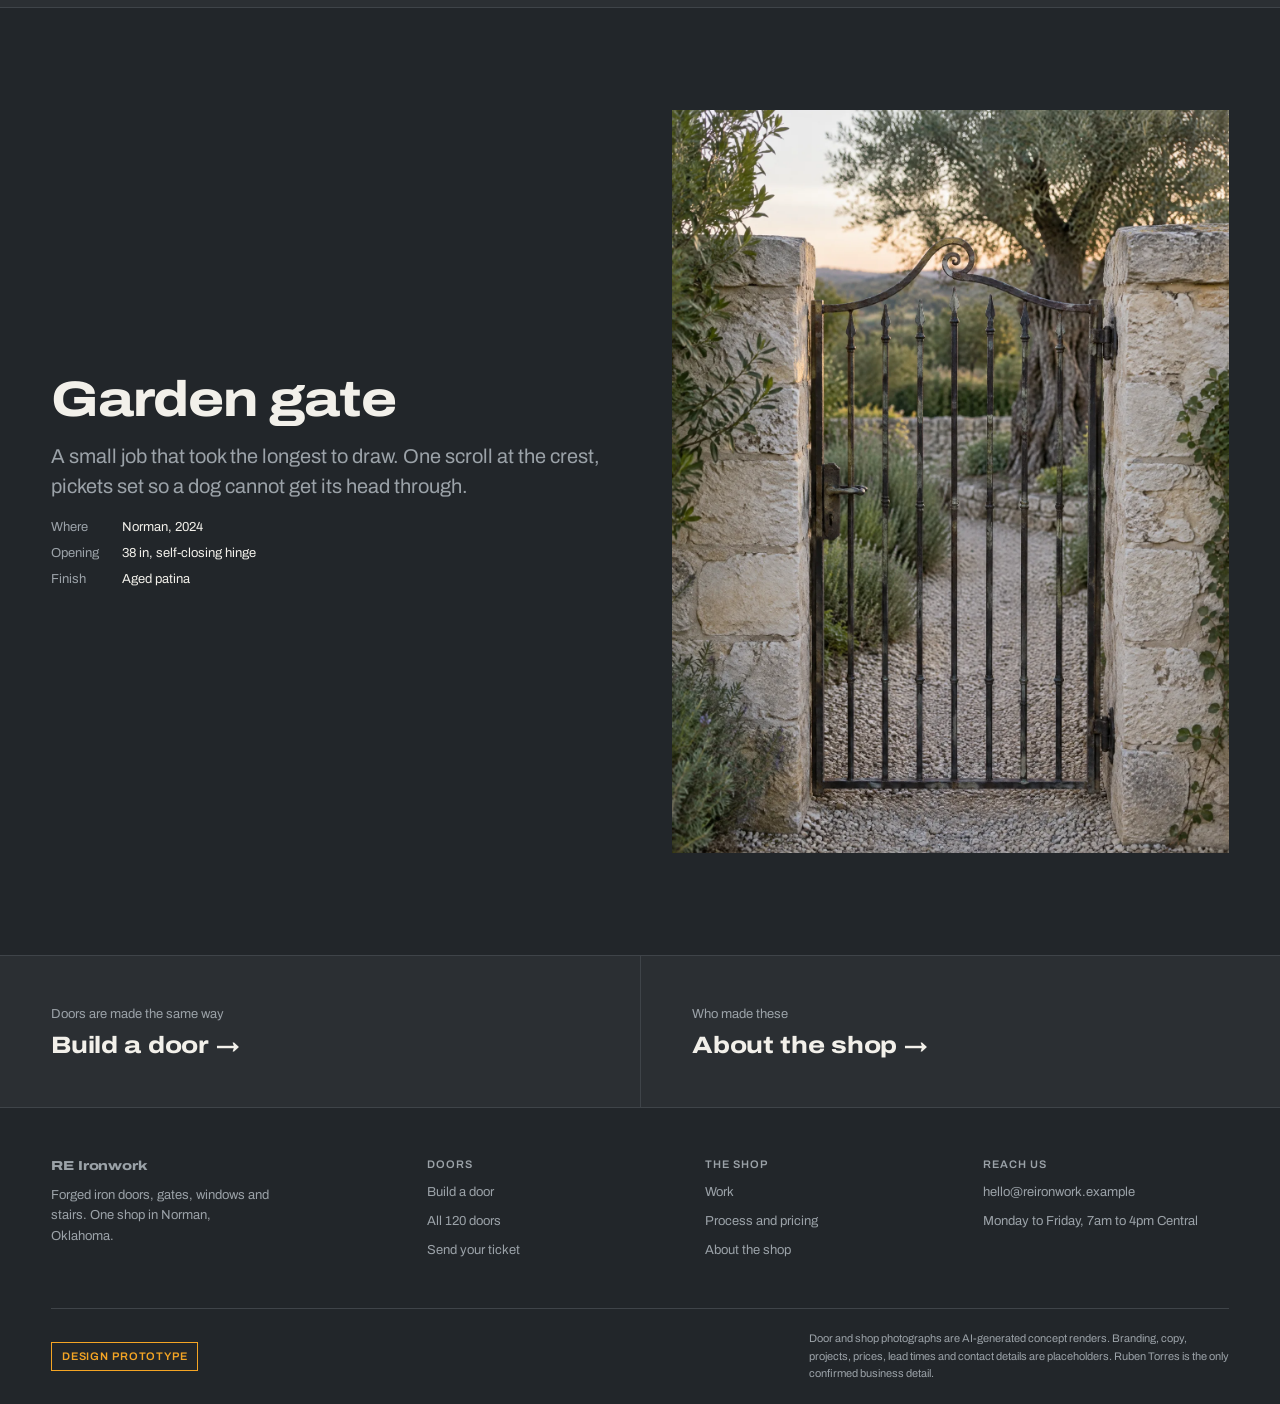
<file: work.html>
<!DOCTYPE html>
<html lang="en">
<head>
<meta charset="utf-8">
<script>document.documentElement.classList.add("js")</script>
<meta name="viewport" content="width=device-width, initial-scale=1, viewport-fit=cover">
<meta name="robots" content="noindex, nofollow">
<title>Work, RE Ironwork</title>
<meta name="description" content="Gates, stairs, railings and steel windows made in the RE Ironwork shop, each drawn for its own opening.">
<meta name="theme-color" content="#2B2F33">
<link rel="icon" href="data:image/svg+xml,%3Csvg xmlns='http://www.w3.org/2000/svg' viewBox='0 0 32 32'%3E%3Crect width='32' height='32' fill='%232B2F33'/%3E%3Cpath d='M9 27V13a7 7 0 0 1 14 0v14' fill='none' stroke='%23F5A524' stroke-width='2.4'/%3E%3Cpath d='M16 6v21' stroke='%23F5A524' stroke-width='2'/%3E%3C/svg%3E">
<link rel="preconnect" href="https://fonts.googleapis.com">
<link rel="preconnect" href="https://fonts.gstatic.com" crossorigin>
<link href="https://fonts.googleapis.com/css2?family=Archivo:wdth,wght@62..125,300..900&family=JetBrains+Mono:wght@400;500&display=swap" rel="stylesheet">
<link rel="stylesheet" href="assets/site.css">
</head>
<body data-page="work">
<a class="skip" href="#main">Skip to content</a>
<header class="nav">
  <div class="nav-in">
    <a class="brand" href="index.html" aria-label="RE Ironwork home">
      <svg viewBox="0 0 24 24" fill="none" stroke="#F5A524" stroke-width="1.8" aria-hidden="true"><path d="M5 22V10a7 7 0 0 1 14 0v12"/><path d="M12 3v19"/><path d="M8 14c0-2 1.6-3 2.6-2s0 3-1.4 3"/><path d="M16 14c0-2-1.6-3-2.6-2s0 3 1.4 3"/></svg>
      RE Ironwork
    </a>
    <nav class="nav-links" id="navLinks" aria-label="Primary">
      <a href="build.html">Build a door</a>
      <a href="doors.html">All 120 doors</a>
      <a href="work.html" aria-current="page">Work</a>
      <a href="process.html">Process</a>
      <a href="shop.html">The shop</a>
    </nav>
    <a class="chip-ticket" href="quote.html" data-ticket-chip aria-label="Your job ticket">
      <img alt="" width="28" height="38" src="img/doors/double-tuscan-black-clear.thumb.webp">
      <span><span class="t1">Your ticket</span><span class="t2 data">Start one</span></span>
    </a>
    <button class="menu-btn" type="button" aria-controls="navLinks" aria-expanded="false"><span class="sr">Menu</span>
      <svg width="20" height="14" viewBox="0 0 20 14" stroke="currentColor" stroke-width="1.8" aria-hidden="true"><path d="M0 1h20M0 7h20M0 13h20"/></svg></button>
  </div>
</header>

<main id="main">
<section class="sec-tight">
  <div class="wrap head" style="margin-bottom:0">
    <h1>Work that left the shop</h1>
    <p class="lede">Each of these was drawn for one opening and exists once. Doors have their own page; this is everything else.</p>
  </div>
</section>

<section class="job-feature" aria-labelledby="j1">
  <div class="ph"><img src="img/gate.webp" alt="An ornamental iron driveway gate between stone pillars, lit at dusk, a long drive beyond"></div>
  <div class="wrap job-head" style="padding-bottom:clamp(3rem,7vw,6rem)">
    <div data-rv><h2 id="j1">Bell Creek drive gate</h2><p class="lede" style="margin-top:.8rem">An eighteen-foot pair that had to swing clear of a rising drive. The pickets are forged and collared, not welded to a frame.</p></div>
    <dl class="spec" data-rv>
      <dt>Where</dt><dd>Norman, 2025</dd>
      <dt>Opening</dt><dd>18 ft double swing, with operator and safety loop</dd>
      <dt>Iron</dt><dd>Forged pickets, collared joints, riveted rails</dd>
      <dt>Finish</dt><dd>Oil-rubbed bronze</dd>
      <dt>Time</dt><dd>11 weeks, drawing to install</dd>
    </dl>
  </div>
</section>

<section class="sec on-plate">
  <div class="wrap pair">
    <figure style="margin:0" data-rv><div class="ph"><img src="img/stair.webp" alt="A curved staircase with a hand-forged iron balustrade and oak rail" loading="lazy"></div>
      <figcaption style="padding-top:1rem;display:grid;gap:.6rem"><h2 style="font-size:var(--f-h3)">Curved balustrade</h2>
      <dl class="spec"><dt>Where</dt><dd>Edmond, 2025</dd><dt>Run</dt><dd>14 treads and a landing, templated on site</dd><dt>Finish</dt><dd>Forged black, oak cap rail</dd></dl></figcaption></figure>
    <figure class="b" style="margin:0" data-rv><div class="ph"><img src="img/window.webp" alt="A tall arched steel window with slim black mullions set in stone" loading="lazy"></div>
      <figcaption style="padding-top:1rem;display:grid;gap:.6rem"><h2 style="font-size:var(--f-h3)">Arched steel window</h2>
      <dl class="spec"><dt>Where</dt><dd>Nichols Hills, 2024</dd><dt>Opening</dt><dd>11 ft head, thermally broken frame</dd><dt>Finish</dt><dd>Forged black</dd></dl></figcaption></figure>
  </div>
</section>

<section class="sec">
  <div class="wrap split">
    <div class="ph" data-rv><img src="img/site/railing.webp" alt="A small balcony with a forged iron railing on a stone house" loading="lazy"></div>
    <div class="tx" data-rv>
      <h2>Balcony railing</h2>
      <p class="lede">The owners wanted it to look like it had always been there. Simple scroll panels, set into the stone rather than bolted to the face.</p>
      <dl class="spec"><dt>Where</dt><dd>Oklahoma City, 2024</dd><dt>Iron</dt><dd>Forged scroll panels, leaded into stone</dd><dt>Finish</dt><dd>Forged black</dd></dl>
    </div>
  </div>
</section>

<section class="sec on-steel-2" style="border-top:1px solid var(--line)">
  <div class="wrap split rev">
    <div class="ph" data-rv><img src="img/site/garden.webp" alt="A narrow iron garden gate in a limestone wall, with a gravel path and an olive tree beyond" loading="lazy"></div>
    <div class="tx" data-rv>
      <h2>Garden gate</h2>
      <p class="lede">A small job that took the longest to draw. One scroll at the crest, pickets set so a dog cannot get its head through.</p>
      <dl class="spec"><dt>Where</dt><dd>Norman, 2024</dd><dt>Opening</dt><dd>38 in, self-closing hinge</dd><dt>Finish</dt><dd>Aged patina</dd></dl>
    </div>
  </div>
</section>

<nav class="next" aria-label="Next">
  <a href="build.html"><span class="quiet" style="font-size:var(--f-sm)">Doors are made the same way</span><h3>Build a door <span class="ar" aria-hidden="true">&rarr;</span></h3></a>
  <a href="shop.html"><span class="quiet" style="font-size:var(--f-sm)">Who made these</span><h3>About the shop <span class="ar" aria-hidden="true">&rarr;</span></h3></a>
</nav>
</main>

<footer>
  <div class="wrap">
    <div class="f-grid">
      <div class="f-col">
        <a class="brand" href="index.html" style="margin:0">RE Ironwork</a>
        <p class="quiet" style="font-size:var(--f-sm);max-width:32ch">Forged iron doors, gates, windows and stairs. One shop in Norman, Oklahoma.</p>
      </div>
      <div class="f-col"><p class="label">Doors</p><a href="build.html">Build a door</a><a href="doors.html">All 120 doors</a><a href="quote.html">Send your ticket</a></div>
      <div class="f-col"><p class="label">The shop</p><a href="work.html">Work</a><a href="process.html">Process and pricing</a><a href="shop.html">About the shop</a></div>
      <div class="f-col"><p class="label">Reach us</p><a href="mailto:hello@reironwork.example">hello@reironwork.example</a><p class="quiet" style="font-size:var(--f-sm)">Monday to Friday, 7am to 4pm Central</p></div>
    </div>
    <div class="f-bot">
      <span class="proto">Design prototype</span>
      <p class="quiet" style="font-size:var(--f-xs);max-width:70ch;line-height:1.6">Door and shop photographs are AI-generated concept renders. Branding, copy, projects, prices, lead times and contact details are placeholders. Ruben Torres is the only confirmed business detail.</p>
    </div>
  </div>
</footer>
<script src="img/doors/index.js"></script>
<script src="assets/site.js"></script>
</body>
</html>
</file>
<file: assets/site.css>
/* RE Ironwork, shop-floor system.
   Steel for chrome, steel plate for paper, one welding amber. Archivo wide for display,
   Archivo for reading, JetBrains Mono only for codes, sizes, prices and times. */
@view-transition{navigation:auto}
:root{
  --steel:#2B2F33; --steel-2:#22262A; --steel-3:#363B40;
  --plate:#D9DBDD; --plate-2:#E6E7E8; --plate-3:#CDD0D3;
  --ink:#121416; --chalk:#F2F0EA;
  --scale:#9BA2A8;   /* secondary text on steel, 5.2:1 */
  --scale-2:#545A60; /* secondary text on plate, 5.0:1 */
  --amber:#F5A524; --amber-2:#FFC24D; --amber-ink:#1A1204; --amber-dk:#7A4A08;
  --line:#3F4449; --line-l:#B9BDC1;
  --err:#FF8A65; --err-dk:#A8321E;
  --shell:clamp(1.1rem,4vw,4rem);
  --max:1480px;
  --ease:cubic-bezier(.2,0,0,1);
  --mono:"JetBrains Mono",ui-monospace,Menlo,Consolas,monospace;
  --f-xs:.6875rem; --f-sm:.8125rem; --f-md:.9375rem;
  --f-lg:clamp(1.05rem,.98rem + .35vw,1.25rem);
  --f-h3:clamp(1.15rem,1rem + .6vw,1.5rem);
  --f-h2:clamp(1.9rem,1.2rem + 2.4vw,3.3rem);
  --f-h1:clamp(2.3rem,1.3rem + 3.6vw,4.6rem);
}
*,*::before,*::after{box-sizing:border-box}
html{-webkit-text-size-adjust:100%;scrollbar-color:var(--line) var(--steel-2)}
body{margin:0;background:var(--steel);color:var(--chalk);font-family:Archivo,system-ui,sans-serif;
  font-size:var(--f-md);line-height:1.55;-webkit-font-smoothing:antialiased}
img{max-width:100%;display:block}
a{color:inherit;text-underline-offset:.2em;text-decoration-thickness:1px}
button,input,textarea,select{font:inherit;color:inherit}
p{margin:0}
::selection{background:var(--amber);color:var(--amber-ink)}
:focus-visible{outline:2px solid var(--amber);outline-offset:2px}
input,textarea{caret-color:var(--amber)}

h1,h2,h3{margin:0;font-weight:760;font-stretch:118%;letter-spacing:-.022em;line-height:1.02;text-wrap:balance}
h1{font-size:var(--f-h1)} h2{font-size:var(--f-h2)} h3{font-size:var(--f-h3);letter-spacing:-.012em;line-height:1.15}
.lede{font-size:var(--f-lg);line-height:1.5;color:var(--scale);max-width:52ch;text-wrap:pretty}
.on-plate .lede,.on-plate .quiet{color:var(--scale-2)}
.quiet{color:var(--scale)}
.data{font-family:var(--mono);font-size:var(--f-xs);letter-spacing:.04em;font-variant-numeric:tabular-nums}
.label{font-size:var(--f-xs);font-weight:600;letter-spacing:.09em;text-transform:uppercase;color:var(--scale)}
.on-plate .label,.ticket .label,.ticket-card .label{color:var(--scale-2)}
.wrap{max-width:var(--max);margin-inline:auto;padding-inline:var(--shell)}
.sr{position:absolute;width:1px;height:1px;overflow:hidden;clip:rect(0 0 0 0);white-space:nowrap}
.skip{position:fixed;top:-100px;left:1rem;z-index:200;background:var(--amber);color:var(--amber-ink);padding:.6rem 1rem;text-decoration:none}
.skip:focus{top:1rem}

.on-plate{background:var(--plate);color:var(--ink)}
.on-plate-2{background:var(--plate-2);color:var(--ink)}
.on-ink{background:var(--ink)}
.on-steel-2{background:var(--steel-2)}
.sec{padding-block:clamp(3.6rem,8vw,7.5rem)}
.sec-tight{padding-block:clamp(2.4rem,5vw,4.2rem)}
.head{display:grid;gap:1rem;max-width:62rem;margin-bottom:clamp(1.8rem,4vw,3.2rem)}

/* ---------- buttons ---------- */
.btn{display:inline-flex;align-items:center;justify-content:center;gap:.55rem;padding:.9rem 1.25rem;
  border:1px solid var(--line);background:transparent;color:var(--chalk);cursor:pointer;text-decoration:none;
  font-weight:600;font-size:var(--f-sm);letter-spacing:.01em;white-space:nowrap;
  transition:background .15s var(--ease),border-color .15s var(--ease),transform .1s var(--ease)}
.btn:hover{border-color:var(--chalk)}
.btn:active{transform:translateY(1px)}
.btn .ar{transition:transform .15s var(--ease)}
.btn:hover .ar{transform:translateX(3px)}
.btn-amber{background:var(--amber);border-color:var(--amber);color:var(--amber-ink)}
.btn-amber:hover{background:var(--amber-2);border-color:var(--amber-2)}
.btn-ink{background:var(--ink);border-color:var(--ink);color:var(--chalk)}
.btn-ink:hover{background:#000;border-color:#000}
.on-plate .btn:not(.btn-ink):not(.btn-amber),.on-plate-2 .btn:not(.btn-ink):not(.btn-amber){color:var(--ink);border-color:var(--line-l)}
.on-plate .btn:not(.btn-ink):not(.btn-amber):hover,.on-plate-2 .btn:not(.btn-ink):not(.btn-amber):hover{border-color:var(--ink)}
.row{display:flex;gap:.7rem;flex-wrap:wrap;align-items:center}
.tlink{font-weight:600;text-decoration:underline;text-decoration-color:var(--line);text-underline-offset:.3em}
.tlink:hover{text-decoration-color:currentColor}

/* ---------- nav ---------- */
.nav{position:sticky;top:0;z-index:60;background:rgba(43,47,51,.94);backdrop-filter:blur(10px);border-bottom:1px solid var(--line);view-transition-name:nav}
.nav-in{display:flex;align-items:center;gap:clamp(1rem,2.4vw,2.2rem);height:64px;max-width:var(--max);margin-inline:auto;padding-inline:var(--shell)}
.brand{display:flex;align-items:center;gap:.65rem;text-decoration:none;font-weight:800;font-stretch:125%;letter-spacing:-.01em;font-size:1.02rem;margin-right:auto}
.brand svg{width:22px;height:22px;flex:none}
.nav-links{display:flex;gap:clamp(.9rem,2vw,1.8rem)}
.nav-links a{text-decoration:none;font-size:var(--f-sm);font-weight:500;color:var(--scale);padding-block:.4rem;border-bottom:2px solid transparent;transition:color .15s,border-color .15s}
.nav-links a:hover{color:var(--chalk)}
.nav-links a[aria-current="page"]{color:var(--chalk);border-bottom-color:var(--chalk)}
.chip-ticket{display:flex;align-items:center;gap:.6rem;text-decoration:none;padding:.3rem .75rem .3rem .3rem;border:1px solid var(--amber);background:var(--ink)}
.chip-ticket img{width:28px;height:38px;object-fit:cover;background:var(--steel-3);view-transition-name:ticket-door}
.chip-ticket .t1{display:block;font-size:var(--f-xs);font-weight:600;color:var(--chalk);line-height:1.1}
.chip-ticket .t2{display:block;color:var(--amber);line-height:1.2}
.chip-ticket:hover{background:#000}
.menu-btn{display:none;background:none;border:1px solid var(--line);padding:.5rem .7rem;cursor:pointer}
@media (max-width:900px){
  .nav-links{display:none;position:absolute;top:64px;left:0;right:0;background:var(--steel-2);border-bottom:1px solid var(--line);
    flex-direction:column;gap:0;padding:.5rem var(--shell) 1rem}
  .nav-links.open{display:flex}
  .nav-links a{padding:.8rem 0;border-bottom:1px solid var(--line);font-size:var(--f-md)}
  .nav-links a[aria-current="page"]{border-bottom-color:var(--line);color:var(--amber)}
  .menu-btn{display:block}
  .chip-ticket .t2{display:none}
}

/* ---------- footer ---------- */
footer{background:var(--steel-2);border-top:1px solid var(--line)}
.f-grid{display:grid;grid-template-columns:minmax(0,1.4fr) repeat(3,minmax(0,1fr));gap:2rem;padding-block:3rem}
@media (max-width:860px){.f-grid{grid-template-columns:1fr 1fr}}
@media (max-width:480px){.f-grid{grid-template-columns:1fr}}
.f-col{display:grid;gap:.55rem;align-content:start}
.f-col a{text-decoration:none;font-size:var(--f-sm);color:var(--scale)}
.f-col a:hover{color:var(--chalk)}
.f-bot{border-top:1px solid var(--line);padding-block:1.3rem;display:flex;justify-content:space-between;gap:1.2rem;flex-wrap:wrap;align-items:center}
.proto{border:1px solid var(--amber);color:var(--amber);padding:.3rem .6rem;font-size:var(--f-xs);font-weight:600;letter-spacing:.08em;text-transform:uppercase}

/* ---------- reveal ---------- */
/* content is only hidden for reveal once the script has run, so it is never lost without JS */
.js [data-rv]:not(.in){opacity:0;transform:translateY(16px)}
.js [data-rv]{transition:opacity .5s var(--ease),transform .5s var(--ease)}

/* ---------- figures ---------- */
.ph{background:var(--steel-3);overflow:hidden}
.ph img{width:100%;height:100%;object-fit:cover}
.cap{display:flex;justify-content:space-between;gap:1rem;align-items:baseline;padding-top:.7rem}
.cap b{font-weight:650}

/* ================= HOME ================= */
.hero{background:var(--steel-2);border-bottom:1px solid var(--line)}
.hero-in{display:grid;grid-template-columns:minmax(0,1.1fr) minmax(0,.9fr);gap:clamp(1.5rem,5vw,5rem);align-items:center;
  min-height:calc(100dvh - 64px);padding-block:clamp(2.5rem,6vh,5rem)}
@media (max-width:900px){.hero-in{grid-template-columns:1fr;min-height:0}}
.hero h1{max-width:none;font-size:clamp(2.2rem,1.1rem + 3vw,3.7rem)}
.hero .lede{margin-top:1.3rem}
.hero .row{margin-top:2rem}
.hero-door{justify-self:center;width:min(100%,460px)}
.hero-door .ph{aspect-ratio:3/4;position:relative;view-transition-name:door;box-shadow:0 40px 70px -30px rgba(0,0,0,.8)}
.hero-door .ph img{position:absolute;inset:0;opacity:0;transition:opacity .6s var(--ease)}
.hero-door .ph img.on{opacity:1}
.hero-door .cap{color:var(--scale)}

.styles{display:flex;gap:4px;height:clamp(420px,62vh,620px)}
.sty{position:relative;flex:1 1 0;min-width:0;overflow:hidden;text-decoration:none;color:var(--chalk);background:var(--steel-3);
  transition:flex-grow .45s var(--ease)}
.sty img{position:absolute;inset:0;width:100%;height:100%;object-fit:cover;object-position:50% 35%;filter:saturate(.85);transition:filter .3s}
.sty::after{content:"";position:absolute;inset:0;background:linear-gradient(to top,rgba(18,20,22,.9),rgba(18,20,22,0) 55%)}
.sty .tx{position:absolute;left:0;right:0;bottom:0;z-index:1;padding:1.1rem;display:grid;gap:.35rem}
.sty .tx h3{white-space:nowrap}
.sty .tx p{font-size:var(--f-sm);color:var(--chalk);max-width:32ch;opacity:0;transform:translateY(8px);transition:opacity .25s var(--ease),transform .25s var(--ease)}
.styles:hover .sty,.styles:focus-within .sty{flex-grow:.8}
.styles .sty:hover,.styles .sty:focus-visible{flex-grow:2.6}
.sty:hover img{filter:saturate(1)}
.sty:hover .tx p,.sty:focus-visible .tx p{opacity:1;transform:none}
@media (max-width:760px){
  .styles{flex-direction:column;height:auto}
  .sty{flex:none;height:150px}
  .sty .tx p{opacity:1;transform:none}
  .styles:hover .sty,.styles .sty:hover{flex-grow:0}
}

.sentence{font-weight:700;font-stretch:112%;font-size:clamp(1.6rem,1rem + 2.6vw,3.2rem);line-height:1.3;letter-spacing:-.02em;max-width:24ch;text-wrap:balance}
.sentence .inl{display:inline-block;width:1.9em;height:1.25em;vertical-align:-.18em;margin-inline:.1em;overflow:hidden;background:var(--steel-3)}
.sentence .inl img{width:100%;height:100%;object-fit:cover}
.sentence .dim{color:var(--scale)}

.bleed{position:relative;min-height:80dvh;display:grid;align-items:end;isolation:isolate;overflow:hidden}
.bleed>img{position:absolute;inset:0;width:100%;height:100%;object-fit:cover;z-index:-2}
.bleed::before{content:"";position:absolute;inset:0;z-index:-1;background:linear-gradient(to top,rgba(18,20,22,.95),rgba(18,20,22,.5) 45%,rgba(18,20,22,.05))}
.bleed .wrap{width:100%;padding-block:clamp(3rem,7vw,6rem)}
.quote{font-weight:760;font-stretch:118%;font-size:clamp(1.6rem,1rem + 2.6vw,3.4rem);line-height:1.08;letter-spacing:-.02em;max-width:22ch;text-wrap:balance}
.by{display:flex;align-items:center;gap:.8rem;margin-top:1.4rem}
.by i{width:30px;height:2px;background:var(--amber);display:block}

.work-teaser{display:grid;grid-template-columns:minmax(0,1.6fr) minmax(0,1fr);gap:clamp(.8rem,1.6vw,1.4rem)}
.work-teaser .side{display:grid;gap:clamp(.8rem,1.6vw,1.4rem)}
@media (max-width:820px){.work-teaser{grid-template-columns:1fr}}

.close-band{display:grid;grid-template-columns:minmax(0,1fr) auto;gap:2rem;align-items:center}
@media (max-width:760px){.close-band{grid-template-columns:1fr}}
.mini-ticket{display:flex;gap:1rem;align-items:center;background:var(--plate);color:var(--ink);padding:.9rem 1.2rem .9rem .9rem;text-decoration:none;min-width:300px}
.mini-ticket img{width:64px;height:86px;object-fit:cover;background:var(--plate-3)}
.mini-ticket .data{color:var(--amber-dk)}

/* ================= BUILD ================= */
.build{display:grid;grid-template-columns:minmax(0,1.45fr) minmax(360px,.95fr);min-height:calc(100dvh - 64px);border-bottom:1px solid var(--line)}
@media (max-width:980px){.build{grid-template-columns:1fr;min-height:0}}
.stage{background:var(--steel-2);display:grid;grid-template-rows:auto 1fr auto;min-height:0}
.stage-head{padding:1rem var(--shell);border-bottom:1px solid var(--line);display:flex;justify-content:space-between;align-items:baseline;gap:1rem;flex-wrap:wrap}
.stage-head h1{font-size:clamp(1.4rem,1rem + 1.4vw,2.2rem)}
.stage-view{display:grid;place-items:center;padding:clamp(1rem,2.5vw,2.2rem) var(--shell);min-height:0;overflow:hidden}
.render{position:relative;aspect-ratio:3/4;height:100%;max-height:min(76dvh,880px);max-width:100%;background:var(--steel-3);
  box-shadow:0 30px 60px -20px rgba(0,0,0,.7);overflow:hidden;view-transition-name:door}
@media (max-width:980px){.render{height:auto;width:min(100%,520px)}}
.render img{position:absolute;inset:0;width:100%;height:100%;object-fit:cover;opacity:0;transition:opacity .25s var(--ease)}
.render img.on{opacity:1}
.stage-cap{padding:.2rem var(--shell) 0;display:flex;justify-content:space-between;gap:1rem;color:var(--scale)}
.pend{color:var(--amber);min-height:1.2em}
.strip{display:flex;gap:.5rem;padding:.8rem var(--shell);border-top:1px solid var(--line);overflow-x:auto;scrollbar-width:none}
.strip::-webkit-scrollbar{display:none}
.thumb{flex:0 0 auto;width:64px;border:1px solid var(--line);background:var(--steel-3);padding:0;cursor:pointer;aspect-ratio:3/4;overflow:hidden}
.thumb img{width:100%;height:100%;object-fit:cover;opacity:.7;transition:opacity .15s}
.thumb:hover img,.thumb[aria-pressed="true"] img{opacity:1}
.thumb[aria-pressed="true"]{border-color:var(--amber);outline:1px solid var(--amber)}

.ticket{background:var(--plate);color:var(--ink);display:flex;flex-direction:column;border-left:1px solid var(--line)}
@media (max-width:980px){.ticket{border-left:0}}
.t-head{padding:1rem var(--shell) .9rem;border-bottom:1px dashed var(--line-l);display:flex;justify-content:space-between;align-items:flex-end;gap:1rem}
.t-no{font-family:var(--mono);font-size:1.05rem;font-weight:500;letter-spacing:.04em}
.t-body{padding:.3rem var(--shell) 0;display:grid;gap:1rem;flex:1}
.grp{display:grid;gap:.5rem;padding-top:.6rem}
.grp-lab{display:flex;justify-content:space-between;align-items:baseline}
.grp-lab .cur{font-size:var(--f-xs);color:var(--scale-2)}
.chips{display:grid;gap:.4rem}
.c2{grid-template-columns:repeat(2,1fr)} .c3{grid-template-columns:repeat(3,1fr)} .c4{grid-template-columns:repeat(4,1fr)} .c5{grid-template-columns:repeat(5,1fr)}
@media (max-width:1240px){.c5{grid-template-columns:repeat(3,1fr)}}
@media (max-width:480px){.c4{grid-template-columns:repeat(2,1fr)}}
.chip{border:1px solid var(--line-l);background:var(--plate-2);cursor:pointer;padding:.6rem .55rem;text-align:left;display:grid;gap:.3rem;
  font-size:var(--f-sm);line-height:1.2;transition:border-color .12s}
.chip:hover{border-color:var(--ink)}
.chip[aria-pressed="true"]{background:var(--ink);color:var(--chalk);border-color:var(--ink)}
.chip .nm{font-weight:600}
.chip .sub{font-size:var(--f-xs);color:var(--scale-2)}
.chip[aria-pressed="true"] .sub{color:var(--scale)}
.sw{width:100%;height:12px;border:1px solid rgba(0,0,0,.18)}
.sw-black{background:linear-gradient(90deg,#44474C,#1E2124)} .sw-bronze{background:linear-gradient(90deg,#B07A3A,#3A2412)}
.sw-patina{background:linear-gradient(90deg,#7F9179,#2A3A2C)} .sw-pewter{background:linear-gradient(90deg,#C8CCD0,#6B7177)}
.sw-clear{background:linear-gradient(90deg,#F4E9CF,#B9CAD6)} .sw-frosted{background:#EEF0F1} .sw-reeded{background:repeating-linear-gradient(90deg,#EEE8DA 0 3px,#AAB6BF 3px 5px)}
.t-spec{margin:.4rem 0 0;border-top:1px dashed var(--line-l);padding-top:.9rem;display:grid;gap:.45rem}
.t-row{display:flex;justify-content:space-between;gap:1rem;font-size:var(--f-sm)}
.t-row dt{color:var(--scale-2)} .t-row dd{margin:0;text-align:right;font-family:var(--mono);font-size:var(--f-xs);letter-spacing:.03em}
.t-row.big dd{font-family:Archivo;font-stretch:118%;font-weight:780;font-size:1.6rem;letter-spacing:-.02em;line-height:1}
.t-foot{padding:1rem var(--shell) 1.2rem;border-top:1px dashed var(--line-l);display:grid;gap:.6rem}
.t-foot .btn{width:100%}
.t-note{font-size:var(--f-sm);color:var(--scale-2);line-height:1.5}

.board{display:grid;grid-template-columns:minmax(0,1fr) minmax(0,1fr);gap:clamp(1.5rem,4vw,4rem)}
@media (max-width:900px){.board{grid-template-columns:1fr}}
.board-im{position:relative;aspect-ratio:1;background:var(--plate-3);overflow:hidden}
.board-im img{position:absolute;inset:0;width:100%;height:100%;object-fit:cover;opacity:0;transition:opacity .25s var(--ease)}
.board-im img.on{opacity:1}
.board-list{display:grid;align-content:start}
.board-row{display:grid;gap:.25rem;padding:.9rem 0;border:0;border-bottom:1px solid var(--line-l);cursor:pointer;background:none;text-align:left;color:inherit;width:100%}
.board-row b{font-weight:760;font-stretch:118%;font-size:clamp(1.2rem,1.9vw,1.7rem);letter-spacing:-.015em;line-height:1.05;transition:color .12s}
.board-row span{font-size:var(--f-sm);color:var(--scale-2)}
.board-row.on b,.board-row:hover b{color:var(--amber-dk)}
.board-cap{margin-top:.7rem}

.next{display:grid;grid-template-columns:1fr 1fr;border-top:1px solid var(--line)}
@media (max-width:700px){.next{grid-template-columns:1fr}}
.next a{padding:clamp(1.6rem,4vw,3rem) var(--shell);text-decoration:none;display:grid;gap:.5rem;transition:background .15s}
.next a+a{border-left:1px solid var(--line)}
@media (max-width:700px){.next a+a{border-left:0;border-top:1px solid var(--line)}}
.next a:hover{background:var(--steel-2)}
.next a h3 .ar{display:inline-block;transition:transform .15s var(--ease)}
.next a:hover h3 .ar{transform:translateX(5px)}

/* ================= DOORS ================= */
.filters{position:sticky;top:64px;z-index:20;background:var(--steel);border-block:1px solid var(--line);padding-block:.7rem}
.filters-in{display:flex;gap:1.4rem;flex-wrap:wrap;align-items:center}
.fgrp{display:flex;gap:.3rem;align-items:center;flex-wrap:wrap}
.fgrp .label{margin-right:.3rem}
.fbtn{border:1px solid var(--line);background:none;color:var(--scale);padding:.35rem .6rem;font-size:var(--f-xs);font-weight:600;cursor:pointer;transition:color .12s,border-color .12s,background .12s}
.fbtn:hover{color:var(--chalk);border-color:var(--scale)}
.fbtn[aria-pressed="true"]{background:var(--chalk);color:var(--ink);border-color:var(--chalk)}
.count{margin-left:auto;color:var(--scale)}
.grid-doors{display:grid;grid-template-columns:repeat(6,1fr);gap:clamp(.6rem,1.2vw,1.1rem) clamp(.5rem,1vw,.9rem)}
@media (max-width:1200px){.grid-doors{grid-template-columns:repeat(4,1fr)}}
@media (max-width:640px){.grid-doors{grid-template-columns:repeat(2,1fr)}}
.door-card{text-decoration:none;display:grid;gap:.45rem}
.door-card .ph{aspect-ratio:3/4}
.door-card .ph img{transition:transform .35s var(--ease)}
.door-card:hover .ph img{transform:scale(1.05)}
.door-card .n{font-size:var(--f-sm);font-weight:600;line-height:1.25}
.door-card .data{color:var(--scale)}
.door-card[hidden]{display:none}
.empty{padding:3rem 0;color:var(--scale)}

/* ================= WORK ================= */
.job-feature .ph{aspect-ratio:21/9}
@media (max-width:700px){.job-feature .ph{aspect-ratio:4/3}}
.spec{display:grid;grid-template-columns:auto 1fr;gap:.35rem 1.4rem;font-size:var(--f-sm);margin:0}
.spec dt{color:var(--scale)} .spec dd{margin:0}
.on-plate .spec dt{color:var(--scale-2)}
.job-head{display:grid;grid-template-columns:minmax(0,1fr) minmax(0,1fr);gap:1.5rem 3rem;padding-top:1.4rem}
@media (max-width:760px){.job-head{grid-template-columns:1fr}}
.pair{display:grid;grid-template-columns:minmax(0,5fr) minmax(0,4fr);gap:clamp(1rem,3vw,3rem);align-items:start}
.pair .b{margin-top:clamp(0rem,8vw,7rem)}
@media (max-width:760px){.pair{grid-template-columns:1fr}.pair .b{margin-top:0}}
.pair .ph img{aspect-ratio:4/5}
.split{display:grid;grid-template-columns:minmax(0,1fr) minmax(0,1fr);gap:clamp(1.5rem,5vw,5rem);align-items:center}
.split.rev .ph{order:2}
@media (max-width:760px){.split,.split.rev{grid-template-columns:1fr}.split.rev .ph{order:0}}
.split .ph img{aspect-ratio:3/4}
.split .tx{display:grid;gap:1rem}

/* ================= PROCESS ================= */
.route{display:grid;grid-template-columns:minmax(220px,.7fr) minmax(0,2fr);gap:clamp(1.5rem,5vw,5rem);align-items:start}
@media (max-width:860px){.route{grid-template-columns:1fr}}
.route-nav{position:sticky;top:96px;display:grid;gap:0}
@media (max-width:860px){.route-nav{display:none}}
.route-nav a{display:flex;justify-content:space-between;gap:1rem;padding:.8rem 0;border-bottom:1px solid var(--line);text-decoration:none;color:var(--scale);font-weight:600;transition:color .15s}
.route-nav a.on{color:var(--chalk)}
.route-nav a.on .data{color:var(--amber)}
.stations{display:grid;gap:clamp(3rem,8vw,6rem)}
.station{display:grid;gap:1rem;scroll-margin-top:90px}
.station .ph img{aspect-ratio:16/10}
.station .when{color:var(--amber)}
.station p{max-width:58ch;color:var(--scale)}
.money{display:grid;grid-template-columns:minmax(0,1fr) minmax(0,1.3fr);gap:clamp(1.5rem,5vw,5rem);align-items:start}
@media (max-width:860px){.money{grid-template-columns:1fr}}
.terms{display:grid;margin:0}
.terms>div{display:grid;grid-template-columns:minmax(0,1fr) minmax(0,1.3fr);gap:1rem;padding:1.1rem 0;border-bottom:1px solid var(--line-l)}
.terms dt{font-weight:650}
.terms dd{margin:0;color:var(--scale-2);font-size:var(--f-sm)}
.terms .big{font-weight:760;font-stretch:118%;font-size:1.4rem;color:var(--ink);letter-spacing:-.015em;display:block;margin-bottom:.2rem}
.qa{border-bottom:1px solid var(--line-l)}
.qa summary{list-style:none;cursor:pointer;padding:1.1rem 2.4rem 1.1rem 0;position:relative;font-weight:650;font-size:var(--f-lg)}
.qa summary::-webkit-details-marker{display:none}
.qa summary::after{content:"+";position:absolute;right:.2rem;top:50%;transform:translateY(-50%);font-family:var(--mono);color:var(--scale-2)}
.qa[open] summary::after{content:"\2013"}
.qa .a{padding:0 3rem 1.3rem 0;color:var(--scale-2);font-size:var(--f-sm);max-width:68ch}

/* ================= SHOP ================= */
.shop-hero{min-height:72dvh}
.makes{display:grid;grid-template-columns:1fr 1fr;gap:clamp(1.5rem,5vw,5rem)}
@media (max-width:760px){.makes{grid-template-columns:1fr}}
.makes ul{list-style:none;margin:1rem 0 0;padding:0;display:grid}
.makes li{padding:.75rem 0;border-bottom:1px solid var(--line-l);font-size:var(--f-md)}
.makes li span{display:block;font-size:var(--f-sm);color:var(--scale-2)}
.makes .no li{color:var(--scale-2)}
.duo{display:grid;grid-template-columns:minmax(0,1.3fr) minmax(0,1fr);gap:clamp(.8rem,1.6vw,1.4rem);align-items:end}
@media (max-width:760px){.duo{grid-template-columns:1fr}}
.duo .ph.a img{aspect-ratio:3/2}.duo .ph.b img{aspect-ratio:1}

/* ================= QUOTE ================= */
.send{display:grid;grid-template-columns:minmax(0,.9fr) minmax(0,1.1fr);gap:clamp(1.5rem,4vw,4rem);align-items:start}
@media (max-width:900px){.send{grid-template-columns:1fr}}
.ticket-card{background:var(--plate);color:var(--ink);position:sticky;top:88px}
@media (max-width:900px){.ticket-card{position:static}}
.tc-top{display:grid;grid-template-columns:120px 1fr;gap:1rem;padding:1.1rem;border-bottom:1px dashed var(--line-l)}
.tc-top .ph{aspect-ratio:3/4;background:var(--plate-3);view-transition-name:door}
.tc-top h2{font-size:1.35rem;margin:.2rem 0 .4rem}
.tc-top .data{color:var(--amber-dk)}
.tc-spec{padding:.9rem 1.1rem 1.1rem;display:grid;gap:.45rem}
.tc-foot{padding:0 1.1rem 1.1rem}
.perf{background:var(--plate);color:var(--ink);padding:1.8rem clamp(1.2rem,2.6vw,2rem) 2rem;position:relative;margin-block:14px}
.perf::before,.perf::after{content:"";position:absolute;left:0;right:0;height:14px;
  background:radial-gradient(circle at 7px 7px,var(--steel) 6.5px,transparent 7.2px) 0 0/28px 14px repeat-x}
.perf::before{top:0}.perf::after{bottom:0;transform:scaleY(-1)}
.field{display:grid;gap:.4rem;margin-bottom:1rem}
.field label{font-size:var(--f-sm);font-weight:600}
.field .hint{font-size:var(--f-sm);color:var(--scale-2)}
.field input,.field textarea,.field select{background:#fff;border:1px solid var(--line-l);padding:.8rem .9rem;color:var(--ink);width:100%;transition:border-color .12s}
.field input:hover,.field textarea:hover,.field select:hover{border-color:var(--scale-2)}
.field input:focus,.field textarea:focus,.field select:focus{outline:none;border-color:var(--ink);box-shadow:0 0 0 3px rgba(245,165,36,.45)}
.field textarea{min-height:130px;resize:vertical;line-height:1.5}
.field .err{font-size:var(--f-xs);color:var(--err-dk);min-height:1em}
.field.bad input,.field.bad textarea{border-color:var(--err-dk)}
.two{display:grid;grid-template-columns:1fr 1fr;gap:1rem}
@media (max-width:560px){.two{grid-template-columns:1fr}}
.hp{position:absolute;left:-9999px}
.sent{display:none;gap:.7rem}
.sent.on{display:grid}

/* ---------- motion ---------- */
::view-transition-old(root),::view-transition-new(root){animation-duration:.28s;animation-timing-function:var(--ease)}
::view-transition-group(door),::view-transition-group(ticket-door){animation-duration:.42s;animation-timing-function:var(--ease)}
@media (prefers-reduced-motion:reduce){
  @view-transition{navigation:none}
  *,*::before,*::after{transition-duration:.01ms !important;animation-duration:.01ms !important}
  .js [data-rv]:not(.in){opacity:1;transform:none}
}

/* page headers that sit on the wrap itself: align to the page grid, keep the measure */
.wrap.head{max-width:var(--max)}
.wrap.head>*{max-width:62rem}

/* ================= HERO CAROUSEL (port of 21st.dev "Hero Carousel" by crafterui) =================
   Filmstrip with one shared top edge; the focused door stands full height, neighbours show their
   top half, and the whole background re-grades to the focused door's finish. */
.hc{position:relative;height:calc(100svh - 64px);min-height:560px;overflow:hidden;background:#0b0c0e;color:var(--chalk);user-select:none;outline:none;isolation:isolate}
.hc:focus-visible{box-shadow:inset 0 0 0 2px var(--amber)}
.hc-layer{position:absolute;inset:0;opacity:0;transition:opacity .7s ease-out}
.hc-layer.on{opacity:1}
.hc-layer img{position:absolute;inset:0;width:100%;height:100%;object-fit:cover;transform:scale(1.28);animation:hcDrift 6s linear both}
@keyframes hcDrift{from{transform:scale(1.42)}to{transform:scale(1.28)}}
.hc-layer .tint{position:absolute;inset:0;mix-blend-mode:color}
.hc-layer .shade{position:absolute;inset:0;mix-blend-mode:multiply;opacity:.62}
.hc-wash{position:absolute;inset:0;background:linear-gradient(to bottom,rgba(0,0,0,.45),rgba(0,0,0,.05) 45%,rgba(0,0,0,.55))}
.hc-grain{position:absolute;inset:0;pointer-events:none;opacity:.2;mix-blend-mode:overlay;background-size:180px 180px;
  background-image:url("data:image/svg+xml,%3Csvg xmlns='http://www.w3.org/2000/svg'%3E%3Cfilter id='n'%3E%3CfeTurbulence type='fractalNoise' baseFrequency='0.82' numOctaves='4' stitchTiles='stitch'/%3E%3C/filter%3E%3Crect width='100%25' height='100%25' filter='url(%23n)'/%3E%3C/svg%3E")}
.hc-intro{position:absolute;left:0;right:0;top:clamp(1.2rem,4vh,2.6rem);padding-inline:var(--shell);display:flex;justify-content:space-between;align-items:flex-start;gap:2rem}
.hc-intro h1{font-size:clamp(1.3rem,.9rem + 1.3vw,2.1rem);max-width:22ch;line-height:1.08}
.hc-intro p{max-width:34ch;font-size:var(--f-sm);color:rgba(242,240,234,.82);text-align:right}
@media (max-width:760px){.hc-intro{flex-direction:column;gap:.5rem}.hc-intro p{text-align:left}}
.hc-head{position:absolute;left:0;right:0;padding-inline:var(--shell);display:flex;flex-wrap:wrap;align-items:flex-end;gap:.6rem 6vw}
.hc-title{margin:0;font-weight:780;font-stretch:118%;letter-spacing:-.03em;line-height:.9}
.hc-title .ln{display:block;overflow:hidden;padding-bottom:.04em}
.hc-title .ln>span{display:block;animation:hcLine .62s cubic-bezier(.22,1,.36,1) both}
@keyframes hcLine{from{transform:translateY(110%)}to{transform:none}}
.hc-credit{letter-spacing:.14em;text-transform:uppercase;animation:hcFade .5s .1s both;text-shadow:0 1px 8px rgba(0,0,0,.5)}
.hc-meta{margin-left:auto;display:flex;gap:clamp(1rem,4vw,3.5rem)}
.hc-meta span{white-space:nowrap;letter-spacing:.14em;text-transform:uppercase;animation:hcUp .45s both;text-shadow:0 1px 8px rgba(0,0,0,.5)}
@keyframes hcFade{from{opacity:0}to{opacity:1}}
@keyframes hcUp{from{opacity:0;transform:translateY(6px)}to{opacity:1;transform:none}}
@media (max-width:760px){.hc-meta{margin-left:0;flex-wrap:wrap;gap:.3rem 1rem}}
.hc-strip{position:absolute;left:0;right:0}
.hc-track{display:flex;align-items:flex-end;height:100%;will-change:transform;transition:transform .65s cubic-bezier(.2,.8,.2,1);cursor:grab;touch-action:pan-y}
.hc-track.drag{transition:none;cursor:grabbing}
.hc-card{position:relative;flex:none;padding:0;border:0;background:rgba(255,255,255,.05);overflow:hidden;cursor:pointer;
  transition:height .55s cubic-bezier(.2,.8,.2,1),width .55s cubic-bezier(.2,.8,.2,1)}
.hc-card img{width:100%;height:100%;object-fit:cover;pointer-events:none;-webkit-user-drag:none}
.hc-card::after{content:"";position:absolute;inset:0;background:#000;opacity:.22;transition:opacity .5s}
.hc-card[aria-current="true"]::after{opacity:0}
.hc-card[aria-current="true"]{outline:1px solid rgba(242,240,234,.5);outline-offset:-1px}
.hc-card:focus-visible{outline:2px solid var(--amber);outline-offset:2px}
.hc-foot{position:absolute;left:0;right:0;bottom:clamp(.9rem,2.4vh,1.6rem);padding-inline:var(--shell);display:flex;justify-content:space-between;align-items:flex-end;gap:1rem;flex-wrap:wrap}
.hc-rail{width:min(20vw,220px);min-width:130px}
.hc-rail .nums{display:flex;justify-content:space-between;opacity:.85}
.hc-rail .bar{position:relative;height:1px;margin-top:.5rem;background:rgba(255,255,255,.28)}
.hc-rail .bar i{position:absolute;top:0;bottom:0;background:var(--chalk);transition:left .55s cubic-bezier(.2,.8,.2,1)}
.hc .btn:not(.btn-amber){border-color:rgba(242,240,234,.45)}
@media (prefers-reduced-motion:reduce){.hc-layer img{animation:none}.hc-track,.hc-card{transition:none}}

/* ================= SCROLL GALLERY (port of 21st.dev "Scroll Gallery" by soralabs) =================
   Pinned full-bleed stage; each next photo wipes in as 20 horizontal strips while the title rolls. */
.sg{position:relative;background:#0b0c0e}
.sg-pin{position:sticky;top:64px;height:calc(100svh - 64px);overflow:hidden}
.sg-images{position:absolute;inset:0}
.sg-layer{position:absolute;inset:0;transform:translateZ(0)}
.sg-layer img{width:100%;height:100%;object-fit:cover;transform-origin:center;backface-visibility:hidden;will-change:transform,mask-image;
  mask-size:100% 100%;-webkit-mask-size:100% 100%;mask-repeat:no-repeat;-webkit-mask-repeat:no-repeat}
.sg-shade{position:absolute;inset:0;background:linear-gradient(to bottom,rgba(11,12,14,.35),rgba(11,12,14,.15) 40%,rgba(11,12,14,.75))}
.sg-info{position:absolute;left:0;right:0;top:50%;transform:translateY(-50%);border-bottom:1px solid rgba(242,240,234,.3);z-index:2}
.sg-row{display:flex;gap:2rem;align-items:flex-end;padding:0 var(--shell) .9rem;max-width:none}
.sg-row>*{font-weight:720;font-stretch:118%;font-size:clamp(1.2rem,.7rem + 1.9vw,2.4rem);line-height:1;letter-spacing:-.02em;color:var(--chalk);margin:0}
.sg-prefix{flex:1;white-space:nowrap}
.sg-title{flex:2;overflow:hidden;height:1.12em}
.sg-title p{margin:0;transition:transform .3s cubic-bezier(.33,1,.68,1);will-change:transform}
.sg-link{flex:1;text-align:right;text-decoration:none}
.sg-link:hover{color:var(--amber)}
.sg-note{position:absolute;left:var(--shell);bottom:clamp(1.2rem,4vh,2.4rem);max-width:44ch;font-size:var(--f-lg);line-height:1.45;color:rgba(242,240,234,.92);z-index:2;transition:opacity .25s}
.sg-steps{position:absolute;right:var(--shell);bottom:clamp(1.2rem,4vh,2.4rem);display:flex;gap:6px;z-index:2}
.sg-steps i{width:28px;height:2px;background:rgba(242,240,234,.3);transition:background .3s}
.sg-steps i.on{background:var(--chalk)}
@media (max-width:1000px){.sg-prefix{display:none}.sg-title{flex:1}}
</file>
